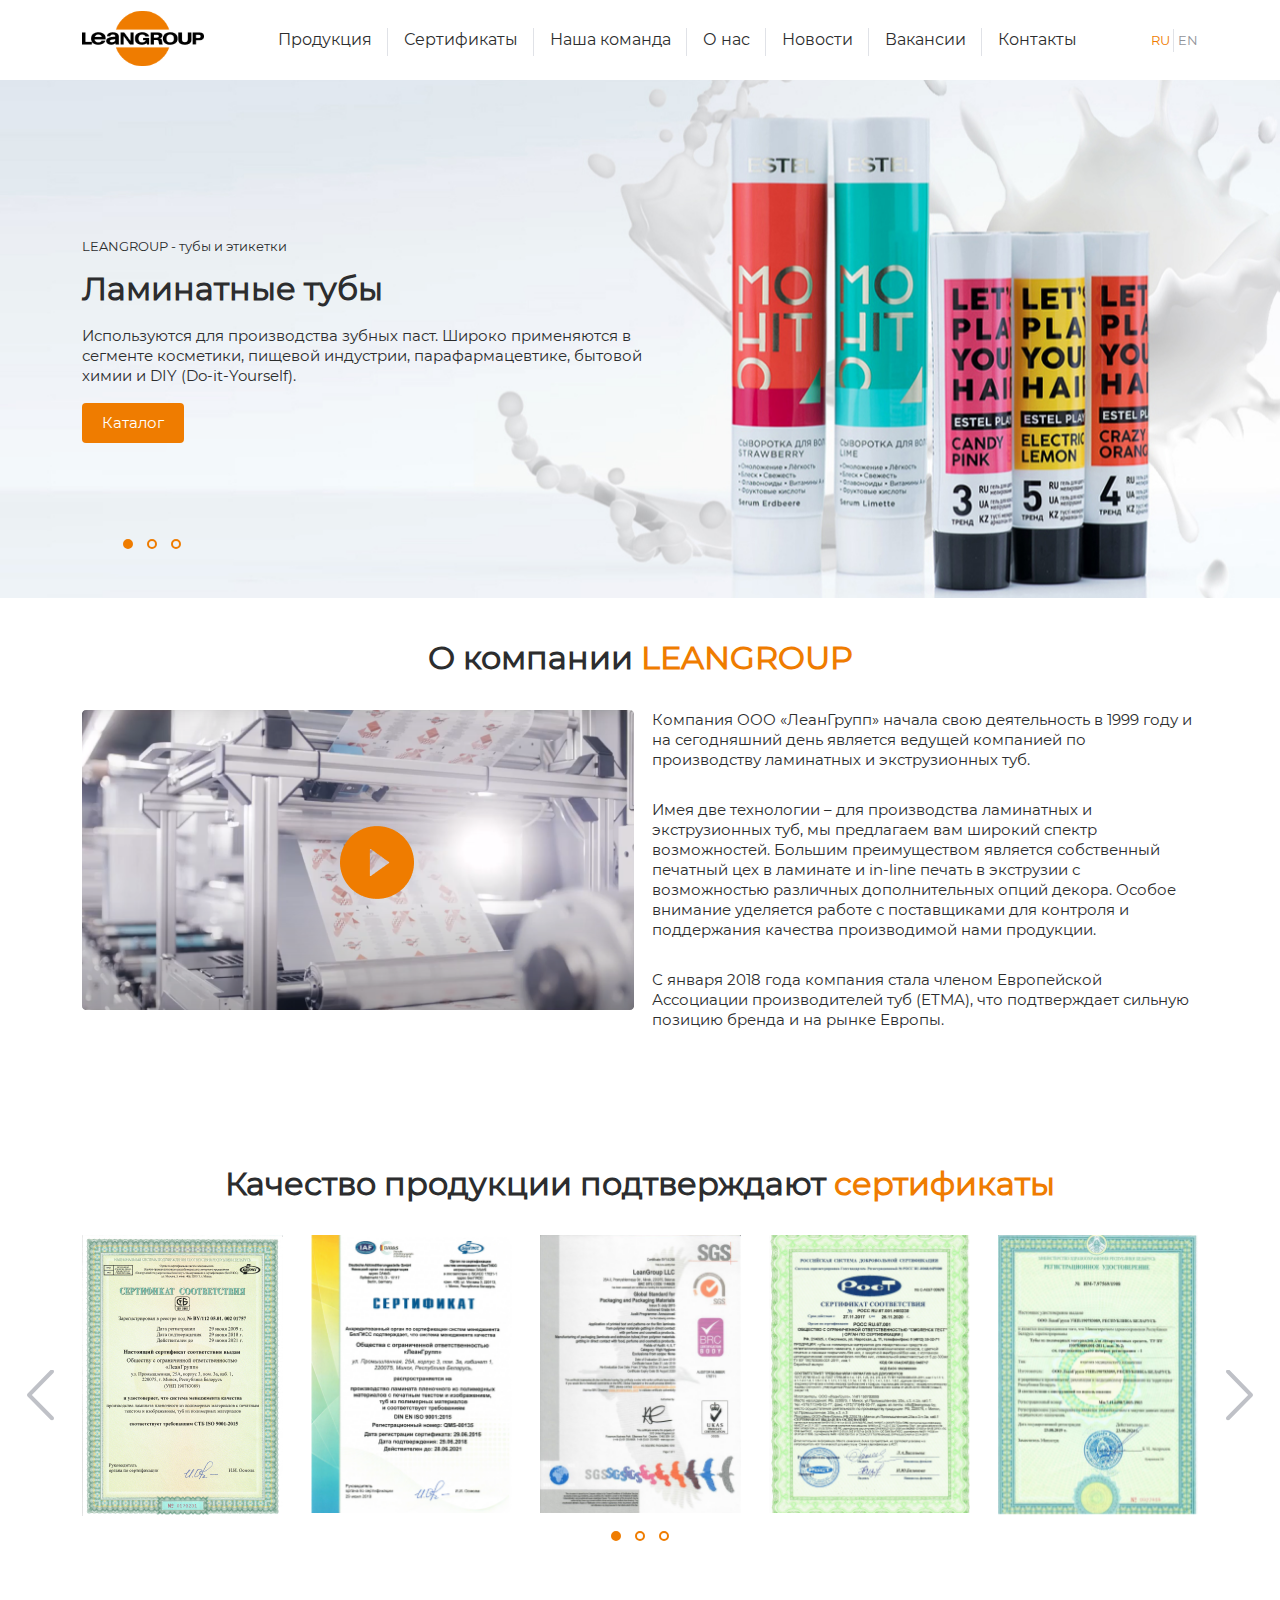
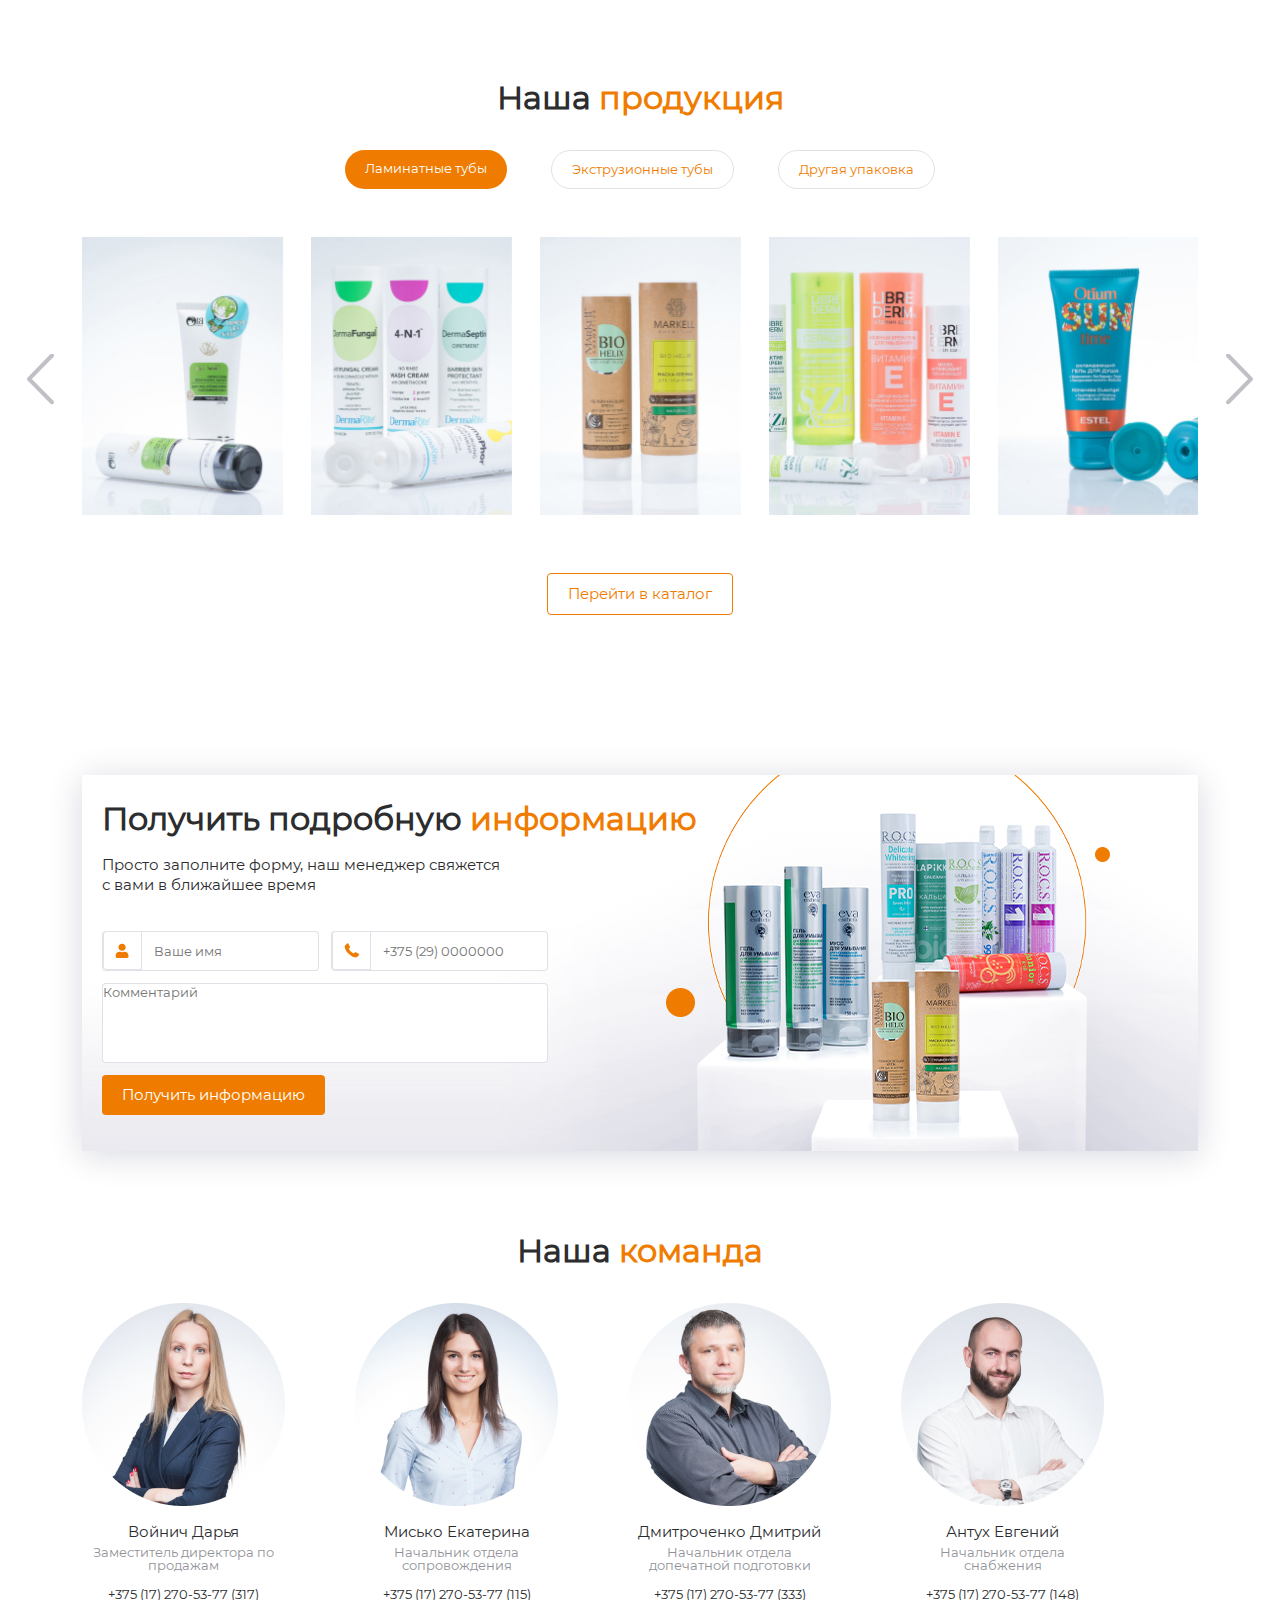
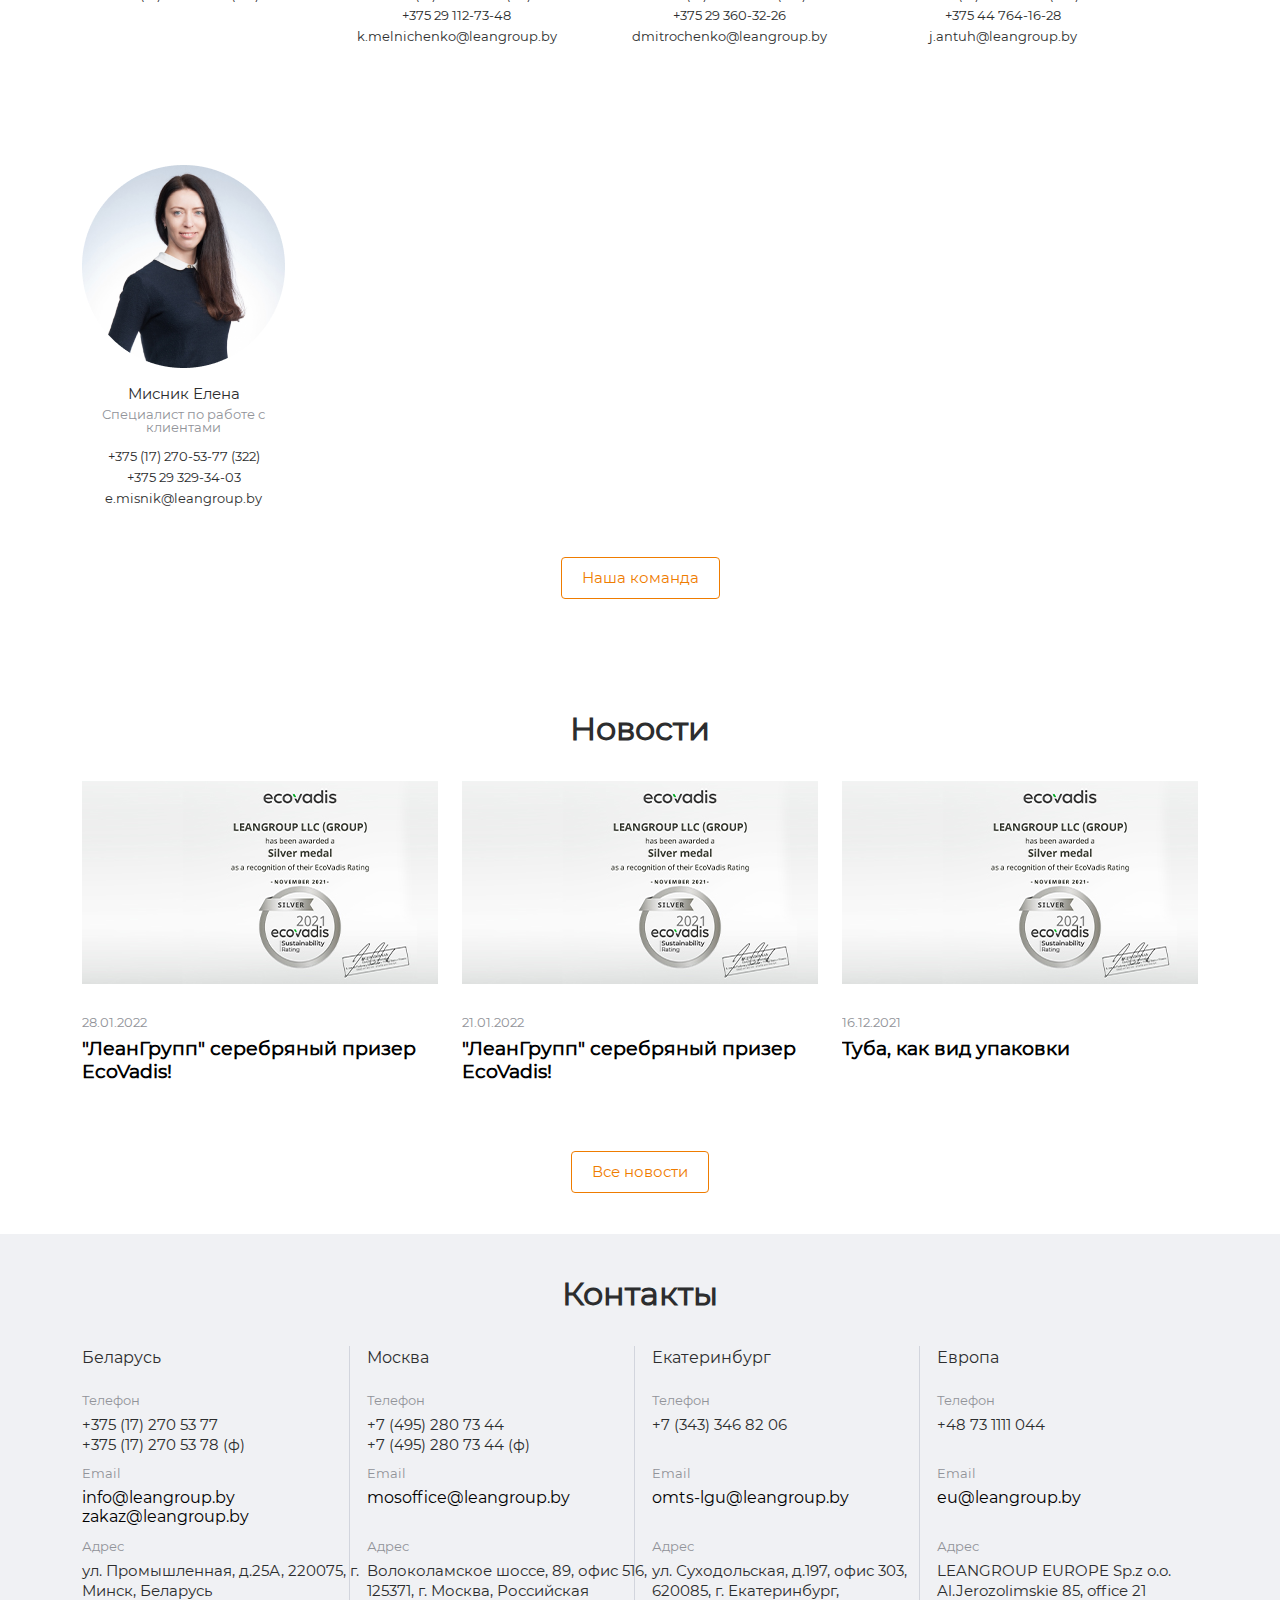
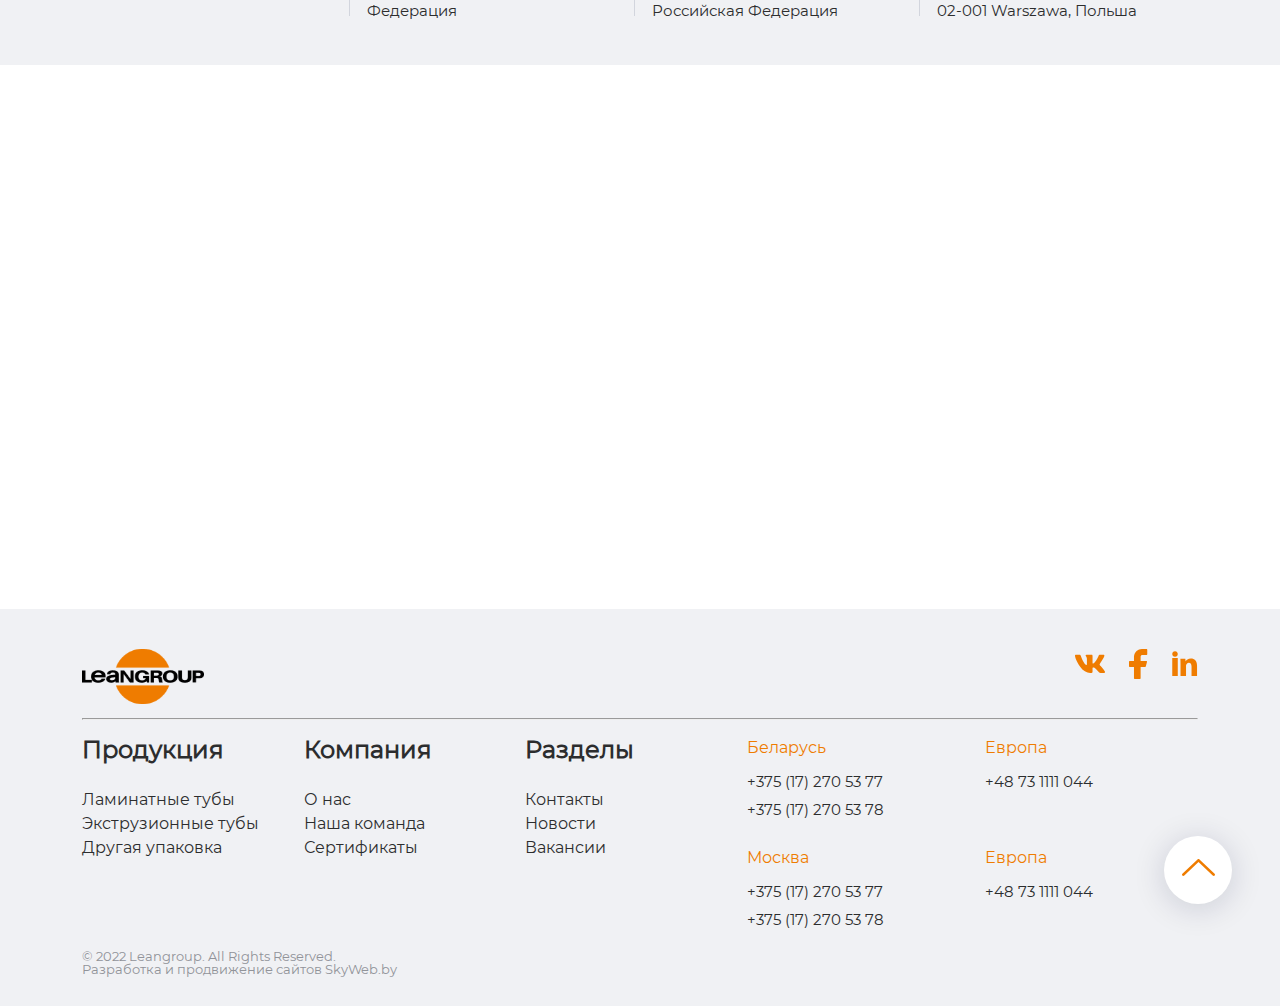
<file: index.html>
<!DOCTYPE html>
<html lang="en">
<head>
    <meta charset="UTF-8">
    <meta http-equiv="X-UA-Compatible" content="IE=edge">
    <meta name="viewport" content="width=device-width, initial-scale=1.0">
    <link rel="stylesheet" href="./css/style.css">
    <title>Document</title>
</head>
<body>
    <header class="header" id="header1">
        <div class="container">
            <nav class="nav">
                <a class="logo" href="">
                    <img  src="./src/image/logo.svg" alt="">
                </a>
                <ul class="nav__list">
                    <li class="nav__list-item">
                        <a href="#">Продукция</a>
                    </li>
                    <li class="nav__list-item">
                        <a href="#">Сертификаты</a>
                    </li>
                    <li class="nav__list-item">
                        <a href="#">Наша команда</a>
                    </li>
                    <li class="nav__list-item">
                        <a href="./src/pages/about/index.html">О нас</a>
                    </li>
                    <li class="nav__list-item">
                        <a href="#">Новости</a>
                    </li>
                    <li class="nav__list-item">
                        <a href="#">Вакансии</a>
                    </li>
                    <li class="nav__list-item">
                        <a href="#">Контакты</a>
                    </li>
                </ul>
                <div class="lang">
                    <button class="lang__item lang__item_active">RU</button>
                    <button class="lang__item">EN</button>
                </div>
                <div class="burger-menu">
                    <span class="burger-menu__line"></span>
                </div>
            </nav>
        </div>
    </header>
    <main>
        <section class="home">
            <div class="owl-carousel owl-theme owl-loaded" id="home-slider">
                <div class="owl-stage-outer">
                    <div class="owl-stage">
                        <div class="owl-item">
                                <div class="slide-item slide-item_first">
                                    <div class="container">
                                        <h1 class="slide-item__title">LEANGROUP - тубы и этикетки</h1>
                                        <h2 class="slide-item__subtitle">Ламинатные тубы</h2>
                                        <p class="slide-item__description">Используются для производства зубных паст. Широко применяются в сегменте косметики, пищевой индустрии, парафармацевтике, бытовой химии и DIY (Do-it-Yourself).</p>
                                        <a href="./src/pages/laminant/index.html" class="slide-item__btn">Каталог</a>
                                    </div>
                                </div>
                            </div>
                            <div class="owl-item">
                                <div class="slide-item slide-item_second">
                                    <div class="container">
                                        <h1 class="slide-item__title">LEANGROUP - тубы и этикетки</h1>
                                        <h2 class="slide-item__subtitle">Экструзионнные тубы</h2>
                                        <p class="slide-item__description">Экструзионные тубы применяются для упаковки и продвижения более дорогих продуктов, в основном в косметической отрасли.</p>
                                        <a href="./src/pages/ext/index.html" class="slide-item__btn">Каталог</a>
                                    </div>
                                </div>
                        </div>
                        <div class="owl-item">
                                <div class="slide-item slide-item_third">
                                    <div class="container">
                                        <h1 class="slide-item__title">LEANGROUP - тубы и этикетки</h1>
                                        <h2 class="slide-item__subtitle">Другая упаковка</h2>
                                        <p class="slide-item__description">Широко применяются в сегменте косметики, пищевой индустрии, парафармацевтике, бытовой химии и DIY (Do-it-Yourself)..</p>
                                        <a href="./src/pages/others/index.html" class="slide-item__btn">Каталог</a>
                                    </div>
                                </div>
                        </div>
                        </div>
                    </div>
                </div>
            </div>
        </section>
        <section class="about">
            <div class="container">
                <h2 class="title">О компании <span>LEANGROUP</span></h2>
                <div class="row">
                    <div class="col-md-6">
                        <a class="about__image"
                        href="https://www.youtube.com/watch?v=3Gz-VEdWnx0&list=RD3Gz-VEdWnx0&start_radio=1"
                        data-fancybox="gallery"
                        data-caption="Optional caption">
                        <img src="./src/image/video 1.png" alt="video">
                        <img class="about__image-btn" src="./src/image/button.png" alt="button">
                        </a>
                    </div>
                    <div class="col-md-6">
                        <p class="about__description">Компания ООО «ЛеанГрупп» начала свою деятельность в 1999 году и на сегодняшний день является ведущей компанией по производству ламинатных и экструзионных туб.</p>
                        <p class="about__description">Имея две технологии – для производства ламинатных и экструзионных туб, мы предлагаем вам широкий спектр возможностей. Большим преимуществом является собственный печатный цех в ламинате и in-line печать в экструзии с возможностью различных дополнительных опций декора. Особое внимание уделяется работе с поставщиками для контроля и поддержания качества производимой нами продукции.</p>
                        <p class="about__description">С января 2018 года компания стала членом Европейской Ассоциации производителей туб (ETMA), что подтверждает сильную позицию бренда и на рынке Европы.</p>
                    </div>
                </div>
            </div>

        </section>
        <section class="sertificates">
            <div class="container">
                <h2 class="title">Качество продукции подтверждают <span>сертификаты</span></h2>
                <div class="owl-carousel owl-theme" id="sertificates-slider">
                    <div class="item"><img src="./src/image/sertification/sertification 1.png" alt=""></div>
                    <div class="item"><img src="./src/image/sertification/sertification 2.png" alt=""></div>
                    <div class="item"><img src="./src/image/sertification/sertification 3.png" alt=""></div>
                    <div class="item"><img src="./src/image/sertification/sertification 4.png" alt=""></div>
                    <div class="item"><img src="./src/image/sertification/sertification 5.png" alt=""></div>
                    <div class="item"><img src="./src/image/sertification/sertification 1.png" alt=""></div>
                    <div class="item"><img src="./src/image/sertification/sertification 2.png" alt=""></div>
                    <div class="item"><img src="./src/image/sertification/sertification 3.png" alt=""></div>
                    <div class="item"><img src="./src/image/sertification/sertification 4.png" alt=""></div>
                    <div class="item"><img src="./src/image/sertification/sertification 5.png" alt=""></div>
                    <div class="item"><img src="./src/image/sertification/sertification 1.png" alt=""></div>
                    <div class="item"><img src="./src/image/sertification/sertification 2.png" alt=""></div>
                    <div class="item"><img src="./src/image/sertification/sertification 3.png" alt=""></div>
                    <div class="item"><img src="./src/image/sertification/sertification 4.png" alt=""></div>
                    <div class="item"><img src="./src/image/sertification/sertification 5.png" alt=""></div>
                </div>
            </div>
        </section>
        <section class="products">
            <div class="container">
                <h2 class="title">Наша <span>продукция</span></h2>
                <div class="products-tabs">
  
                    <ul class="products-tabs__caption">
                      <li class="products-tabs__btn products-tabs__btn_active">Ламинатные тубы</li>
                      <li class="products-tabs__btn">Экструзионные тубы</li>
                      <li class="products-tabs__btn">Другая упаковка</li>
                    </ul>
                    
                    <div class="products-tabs__content products-tabs__content_active">
                        <div class="owl-carousel owl-theme products-slider">
                            <div class="item"><img src="./src/image/products/products 1.png" alt=""></div>
                            <div class="item"><img src="./src/image/products/products 2.png" alt=""></div>
                            <div class="item"><img src="./src/image/products/products 3.png" alt=""></div>
                            <div class="item"><img src="./src/image/products/products 4.png" alt=""></div>
                            <div class="item"><img src="./src/image/products/products 5.png" alt=""></div>
                            <div class="item"><img src="./src/image/products/products 1.png" alt=""></div>
                            <div class="item"><img src="./src/image/products/products 2.png" alt=""></div>
                            <div class="item"><img src="./src/image/products/products 3.png" alt=""></div>
                            <div class="item"><img src="./src/image/products/products 4.png" alt=""></div>
                            <div class="item"><img src="./src/image/products/products 5.png" alt=""></div>
                            <div class="item"><img src="./src/image/products/products 1.png" alt=""></div>
                            <div class="item"><img src="./src/image/products/products 2.png" alt=""></div>
                            <div class="item"><img src="./src/image/products/products 3.png" alt=""></div>
                            <div class="item"><img src="./src/image/products/products 4.png" alt=""></div>
                            <div class="item"><img src="./src/image/products/products 5.png" alt=""></div>
                        </div>
                        <div class="products-tabs__link-wrapper">
                            <a href="./src/pages/laminant/index.html" class="products-tabs__link">Перейти в каталог</a>
                        </div>
                    </div>
                    
                    <div class="products-tabs__content">
                        <div class="owl-carousel owl-theme products-slider">
                            <div class="item"><img src="./src/image/products/products 1.png" alt=""></div>
                            <div class="item"><img src="./src/image/products/products 2.png" alt=""></div>
                            <div class="item"><img src="./src/image/products/products 3.png" alt=""></div>
                            <div class="item"><img src="./src/image/products/products 4.png" alt=""></div>
                            <div class="item"><img src="./src/image/products/products 5.png" alt=""></div>
                            <div class="item"><img src="./src/image/products/products 1.png" alt=""></div>
                            <div class="item"><img src="./src/image/products/products 2.png" alt=""></div>
                            <div class="item"><img src="./src/image/products/products 3.png" alt=""></div>
                            <div class="item"><img src="./src/image/products/products 4.png" alt=""></div>
                            <div class="item"><img src="./src/image/products/products 5.png" alt=""></div>
                            <div class="item"><img src="./src/image/products/products 1.png" alt=""></div>
                            <div class="item"><img src="./src/image/products/products 2.png" alt=""></div>
                            <div class="item"><img src="./src/image/products/products 3.png" alt=""></div>
                            <div class="item"><img src="./src/image/products/products 4.png" alt=""></div>
                            <div class="item"><img src="./src/image/products/products 5.png" alt=""></div>
                        </div>
                        <div class="products-tabs__link-wrapper">
                            <a href="./src/pages/ext/index.html" class="products-tabs__link">Перейти в каталог</a>
                        </div>
                    </div>

                    <div class="products-tabs__content">
                        <div class="owl-carousel owl-theme products-slider">
                            <div class="item"><img src="./src/image/products/products 1.png" alt=""></div>
                            <div class="item"><img src="./src/image/products/products 2.png" alt=""></div>
                            <div class="item"><img src="./src/image/products/products 3.png" alt=""></div>
                            <div class="item"><img src="./src/image/products/products 4.png" alt=""></div>
                            <div class="item"><img src="./src/image/products/products 5.png" alt=""></div>
                            <div class="item"><img src="./src/image/products/products 1.png" alt=""></div>
                            <div class="item"><img src="./src/image/products/products 2.png" alt=""></div>
                            <div class="item"><img src="./src/image/products/products 3.png" alt=""></div>
                            <div class="item"><img src="./src/image/products/products 4.png" alt=""></div>
                            <div class="item"><img src="./src/image/products/products 5.png" alt=""></div>
                            <div class="item"><img src="./src/image/products/products 1.png" alt=""></div>
                            <div class="item"><img src="./src/image/products/products 2.png" alt=""></div>
                            <div class="item"><img src="./src/image/products/products 3.png" alt=""></div>
                            <div class="item"><img src="./src/image/products/products 4.png" alt=""></div>
                            <div class="item"><img src="./src/image/products/products 5.png" alt=""></div>
                        </div>
                        <div class="products-tabs__link-wrapper">
                            <a href="./src/pages/others/index.html" class="products-tabs__link">Перейти в каталог</a>
                        </div>
                    </div>
                    
                  </div>
                  <div>
                  </div>

            </div>
        </section>
        <section class="feedback">
            <div class="container">
                <div class="feedback__block">
                    <form class="feedback__form">
                        <h2 class="feedback__title">Получить подробную <span>информацию</span></h2>
                        <p class="feedback__subtitle">Просто заполните форму, наш менеджер свяжется с вами в ближайшее время</p>
                        <div class="feedback__row">
                            <label class="feedback__row-text">
                                <input type="text" placeholder="Ваше имя">
                            </label>
                            <label class="feedback__row-phone">
                                <input type="number" placeholder="+375 (29) 0000000">
                            </label>
                        </div>
                        <textarea placeholder="Комментарий"></textarea>
                        <div><a href="" class="feedback__btn">Получить информацию</a></div>
                    </form>                    
                </div>
            </div>
        </section>
        <section class="team">
            <div class="container">
                <h2 class="title">Наша <span>команда</span></h2>
                <div class="row">
                    <div class="col">
                            <img src="./src/image/team/team 1.png" alt="">
                            <h3 class="team__title">Войнич Дарья</h3>
                            <h4 class="team__subtitle">Заместитель директора по продажам</h4>
                            <a href="#" class="team__phone">+375 (17) 270-53-77 (317)</a>
                    </div>
                    <div class="col">
                            <img src="./src/image/team/team 2.png" alt="">
                            <h3 class="team__title">Мисько Екатерина</h3>
                            <h4 class="team__subtitle">Начальник отдела сопровождения</h4>
                            <a href="#" class="team__phone">+375 (17) 270-53-77 (115)</a>
                            <a href="#" class="team__phone"> +375 29 112-73-48</a>
                            <a href="#" class="team__mail">k.melnichenko@leangroup.by</a>
                    </div>
                    <div class="col">
                        <img src="./src/image/team/team 3.png" alt="">
                        <h3 class="team__title">Дмитроченко Дмитрий</h3>
                        <h4 class="team__subtitle">Начальник отдела допечатной подготовки</h4>
                        <a href="#" class="team__phone">+375 (17) 270-53-77 (333)</a>
                        <a href="#" class="team__phone"> +375 29 360-32-26</a>
                        <a href="#" class="team__mail">dmitrochenko@leangroup.by</a>
                    </div>
                    <div class="col">
                        <img src="./src/image/team/team 4.png" alt="">
                        <h3 class="team__title">Антух Евгений</h3>
                        <h4 class="team__subtitle">Начальник отдела снабжения</h4>
                        <a href="#" class="team__phone">+375 (17) 270-53-77 (148)</a>
                        <a href="#" class="team__phone"> +375 44 764-16-28</a>
                        <a href="#" class="team__mail">j.antuh@leangroup.by</a>
                    </div>
                    <div class="col">
                        <img src="./src/image/team/team 5.png" alt="">
                        <h3 class="team__title">Мисник Елена</h3>
                        <h4 class="team__subtitle">Специалист по работе с клиентами</h4>
                        <a href="#" class="team__phone">+375 (17) 270-53-77 (322)</a>
                        <a href="#" class="team__phone"> +375 29 329-34-03</a>
                        <a href="#" class="team__mail">e.misnik@leangroup.by</a>
                    </div>
                </div>
                <div class="team__btn">
                    <a href="./src/pages/ourTeam/index.html" class="team__btn-link">Наша команда</a>
                </div>
            </div>
        </section>
        <section class="news">
            <div class="container">
                <h2 class="title">Новости</h2>
                <div class="row">
                    <div class="col-4">
                        <div class="box">
                            <img class="news__image" src="./src/image/news/news1.png" alt="">
                            <span class="news__date">28.01.2022</span>
                            <h3 class="subtitle">"ЛеанГрупп" серебряный призер EcoVadis!</h3>
                        </div>
                    </div>
                    <div class="col-4">
                        <div class="box">
                            <img class="news__image" src="./src/image/news/news1.png" alt="">
                            <span class="news__date">21.01.2022</span>
                            <h3 class="subtitle">"ЛеанГрупп" серебряный призер EcoVadis!</h3>
                        </div>
                    </div>
                    <div class="col-4">
                        <div class="box">
                            <img class="news__image" src="./src/image/news/news1.png" alt="">
                            <span class="news__date">16.12.2021</span>
                            <h3 class="subtitle">Туба, как вид упаковки</h3>
                        </div>
                    </div>
                </div>
                <div class="news__btn">
                    <a href="#" class="news__btn-link">Все новости</a>
                </div>
            </div>
        </section>
        <section class="contacts">
            <div class="container">
                <h2 class="title">Контакты</h2>
                <div class="row">
                    <div class="col-3">
                            <h3 class="contacts__city">Беларусь</h3>
                            <h4 class="contacts__phone">Телефон</h4>
                            <div class="contacts__box">
                                <a href="" class="contacts__box-number">+375 (17) 270 53 77</a>
                                <br>
                                <a href="" class="contacts__box-number">+375 (17) 270 53 78 (ф)</a>
                            </div>
                            <h5 class="contacts__mail">Email</h5>
                            <div class="contacts__box">
                                <a href="#" class="cotacts__box-email">info@leangroup.by</a>
                                <br>
                                <a href="#" class="cotacts__box-email">zakaz@leangroup.by</a>
                            </div>
                            <h6 class="contacts__addres">Адрес</h6>
                            <p class="contacts__location">ул. Промышленная, д.25А, 220075, г. Минск, Беларусь</p>
                    </div>
                    <div class="col-3">
                            <h3 class="contacts__city">Москва</h3>
                            <h4 class="contacts__phone">Телефон</h4>
                            <div class="contacts__box">
                                <a href="#" class="contacts__box-number">+7 (495) 280 73 44</a>
                                <br>
                                <a href="#" class="contacts__box-number">+7 (495) 280 73 44 (ф)</a>
                            </div>
                            <h5 class="contacts__mail">Email</h5>
                            <div class="contacts__box">
                                <a href="#" class="cotacts__box-email">mosoffice@leangroup.by</a>
                            </div>
                            <h6 class="contacts__addres">Адрес</h6>
                            <p class="contacts__location">Волоколамское шоссе, 89, офис 516, 125371, г. Москва, Российская Федерация</p>
                    </div>
                    <div class="col-3">
                            <h3 class="contacts__city">Екатеринбург</h3>
                            <h4 class="contacts__phone">Телефон</h4>
                            <div class="contacts__box">
                                <a href="" class="contacts__box-number">+7 (343) 346 82 06</a>
                            </div>
                            <h5 class="contacts__mail">Email</h5>
                            <div class="contacts__box">
                                <a href="#" class="cotacts__box-email">omts-lgu@leangroup.by</a>
                            </div>
                            <h6 class="contacts__addres">Адрес</h6>
                            <p class="contacts__location">ул. Суходольская, д.197, офис 303, 620085, г. Екатеринбург, Российская Федерация</p>
                    </div>
                    <div class="col-3">
                            <h3 class="contacts__city">Европа</h3>
                            <h4 class="contacts__phone">Телефон</h4>
                            <div class="contacts__box">
                                <a href="" class="contacts__box-number">+48 73 1111 044</a>
                            </div>
                            <h5 class="contacts__mail">Email</h5>
                            <div class="contacts__box">
                                <a href="#" class="cotacts__box-email">eu@leangroup.by</a>
                            </div>
                            <h6 class="contacts__addres">Адрес</h6>
                            <p class="contacts__location">LEANGROUP EUROPE Sp.z o.o. Al.Jerozolimskie 85, office 21 <br> 02-001 Warszawa, Польша</p>
                    </div>
                </div>
            </div>
        </section>
        <section class="map">
            <iframe src="https://yandex.com/map-widget/v1/?um=constructor%3A07f2b3c4b66dbabeaa70a3191d7946a637534d96c8ec96743e67e025bc192815&amp;source=constructor" width="100%" height="540" frameborder="0"></iframe>
        </section>
    </main>
    <footer class="footer">
        <div class="container">
            <div class="footer__flex">
                <a class="logo" href="">
                    <img  src="./src/image/logo.svg" alt="">
                </a>
                <div class="networks">
                    <ul class="networks__link">
                        <li class="networks__link-list">
                            <a href="">
                                <img src="./src/image/networks/vk.svg" alt="vk" class="networks-img">
                            </a>
                        </li>
                        <li class="networks__link-list">
                            <a href="">
                                <img src="./src/image/networks/fb.svg" alt="facebook" class="networks-img">
                            </a>
                        </li>
                        <li class="networks__link-list">
                            <a href="">
                                <img src="./src/image/networks/linkedin.svg" alt="linkedin" class="networks-img">
                            </a>
                        </li>
                    </ul>
                </div>
            </div>
            <hr>
            <div class="row">
                <div class="col-7">
                    <div class="row">
                        <div class="col-4">
                            <h2 class="footer__title">Продукция</h2>
                            <ul class="footer__link">
                                <li class="footer__link-list">
                                    <a href="">Ламинатные тубы</a>
                                </li>
                                <li class="footer__link-list">
                                    <a href="">Экструзионные тубы</a>
                                </li>
                                <li class="footer__link-list">
                                    <a href="">Другая упаковка</a>
                                </li>
                            </ul>
                        </div>
                        <div class="col-4">
                            <h2 class="footer__title">Компания</h2>
                            <ul class="footer__link">
                                <li class="footer__link-list">
                                    <a href="">О нас</a>
                                </li>
                                <li class="footer__link-list">
                                    <a href="">Наша команда</a>
                                </li>
                                <li class="footer__link-list">
                                    <a href="">Сертификаты</a>
                                </li>
                            </ul>
                        </div>
                        <div class="col-4">
                            <h2 class="footer__title">Разделы</h2>
                            <ul class="footer__link">
                                <li class="footer__link-list">
                                    <a href="">Контакты</a>
                                </li>
                                <li class="footer__link-list">
                                    <a href="">Новости</a>
                                </li>
                                <li class="footer__link-list">
                                    <a href="">Вакансии</a>
                                </li>
                            </ul>
                        </div>
                    </div>
                </div>
                <div class="col-5">
                    <div class="row">
                        <div class="col-6">
                            <h3 class="footer__subtitle">Беларусь</h3>
                            <div class="footer__box">
                                <a href="#" class="footer__box-phone footer__box-phone_gap">+375 (17) 270 53 77</a>
                                <br>
                                <a href="#" class="footer__box-phone">+375 (17) 270 53 78</a>
                            </div>
                            <h3 class="footer__subtitle footer__subtitle_gap">Москва</h3>
                            <div class="footer__box">
                                <a href="#" class="footer__box-phone footer__box-phone_gap">+375 (17) 270 53 77</a>
                                <br>
                                <a href="#" class="footer__box-phone">+375 (17) 270 53 78</a>
                            </div>
                        </div>
                        <div class="col-6">
                            <h3 class="footer__subtitle">Европа</h3>
                            <div class="footer__box">
                                <a href="#" class="footer__box-phone">+48 73 1111 044</a>
                            </div>
                            <h3 class="footer__subtitle footer__subtitle_gap">Европа</h3>
                            <div class="footer__box">
                                <a href="#" class="footer__box-phone">+48 73 1111 044</a>
                            </div>
                        </div>
                    </div>
                </div>
                <p class="footer__end">© 2022 Leangroup. All Rights Reserved. <br>
                    Разработка и продвижение сайтов SkyWeb.by</p>
            </div>
            <div class="footer__hook">
                <a href="#header1">
                    <img class="footer__hook-img" src="./src/image/hook.svg" alt="">
                </a>
            </div>
        </div>
    </footer>




    <script src="./src/libs/jquery/jquery.js"></script>
    <script src="./src/libs/owl/owl.carousel.min.js"></script>
    <script src="https://cdn.jsdelivr.net/npm/@fancyapps/ui@4.0/dist/fancybox.umd.js"></script>
    <script src="./src/js/slider.js"></script>
    <script src="./src/js/main.js"></script>


    




</body>
</html>
</file>
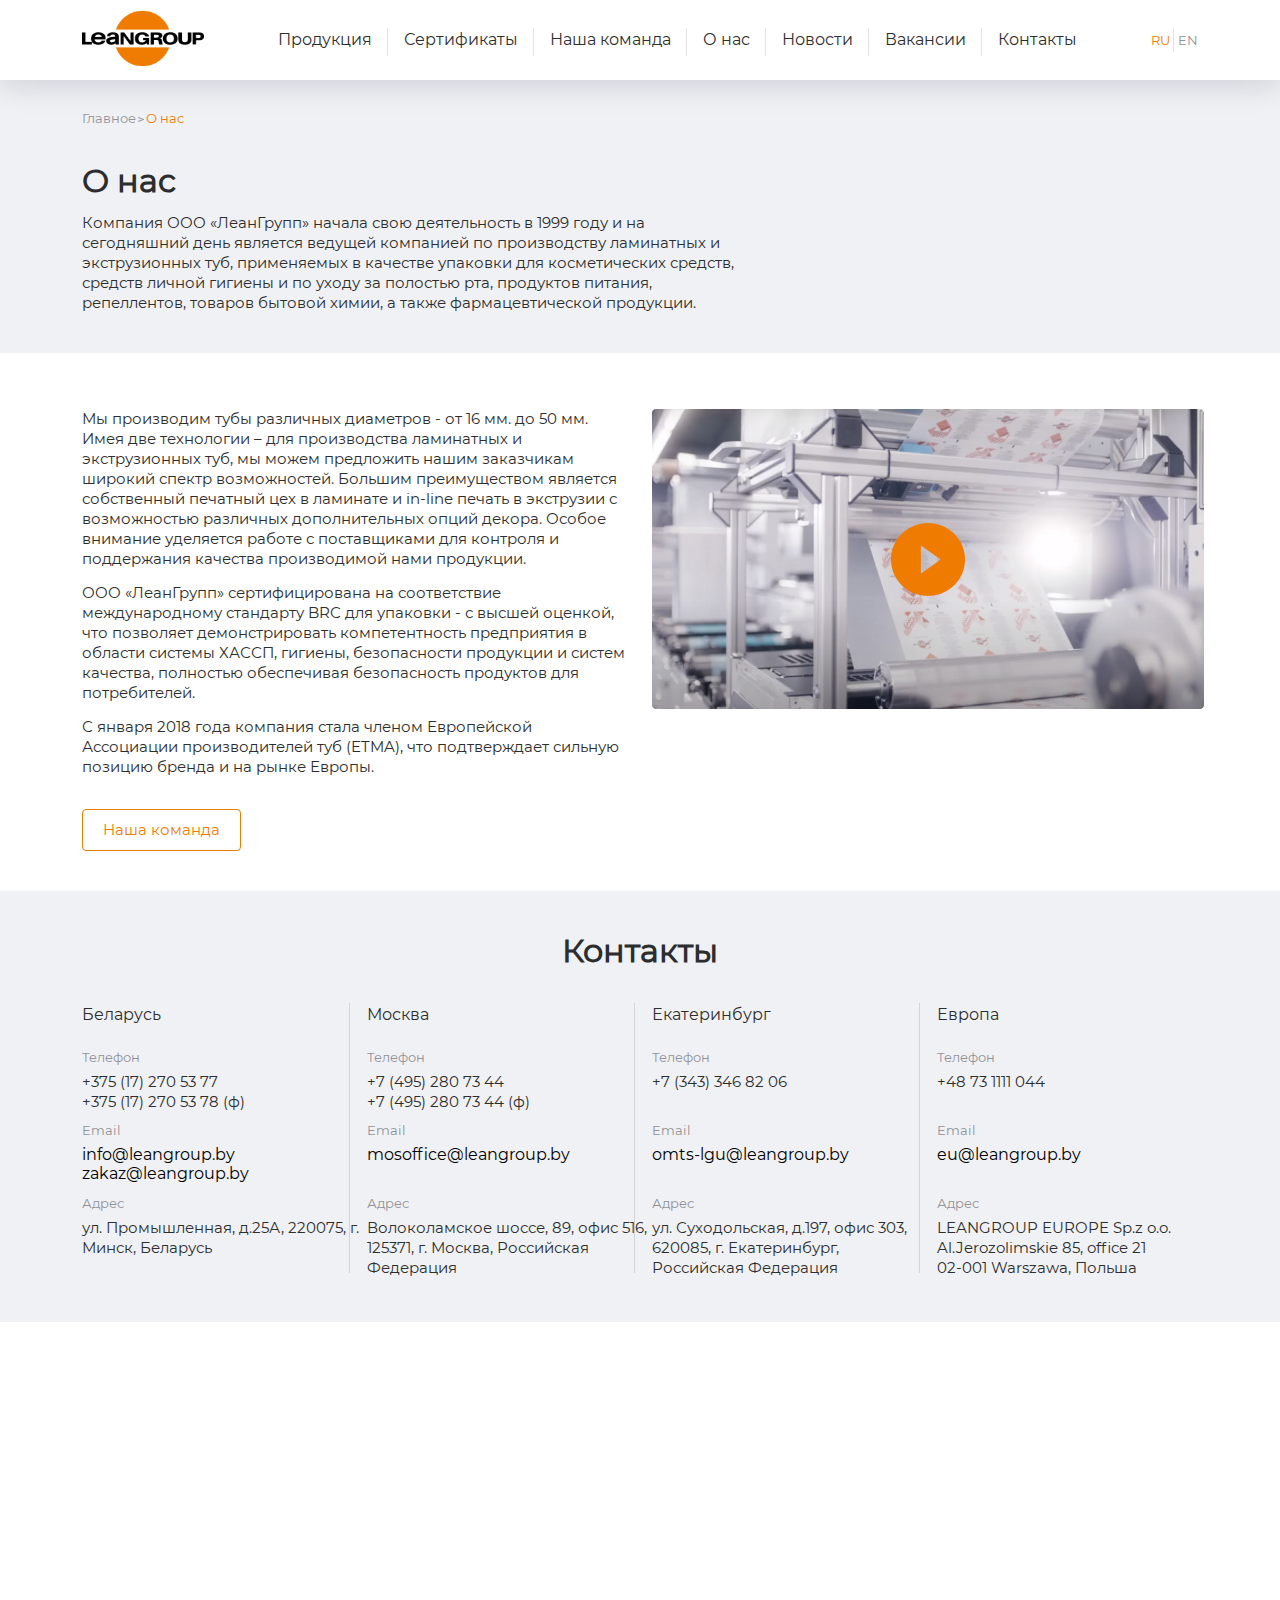
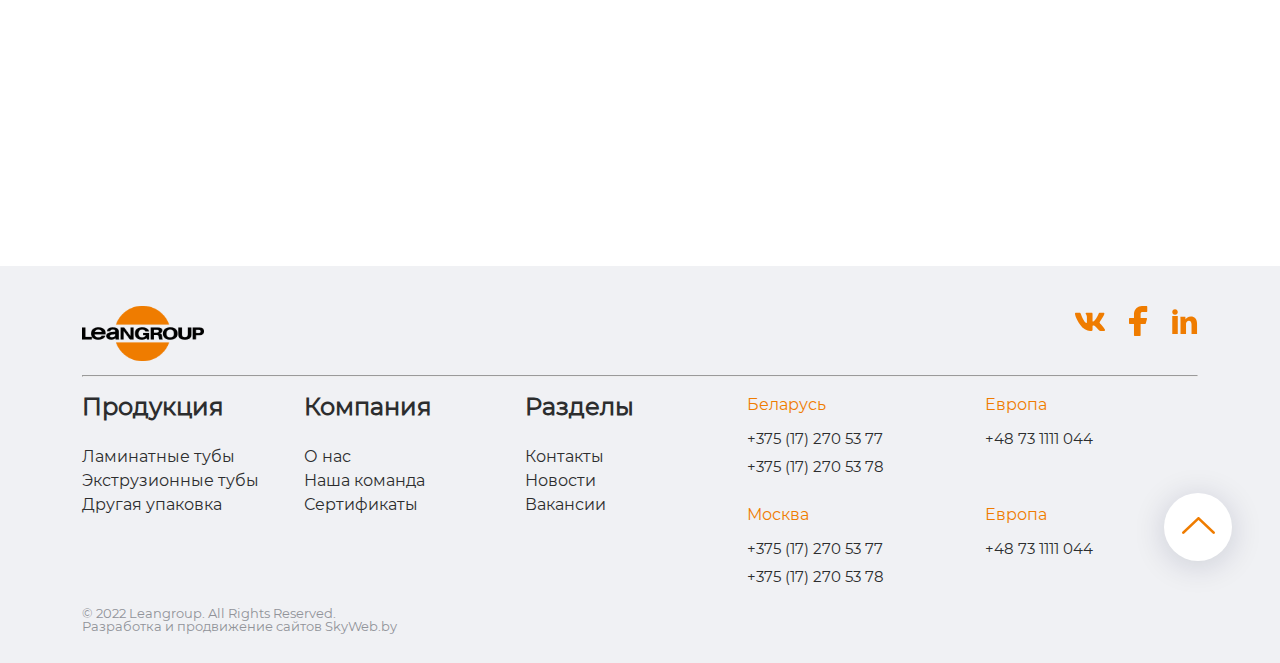
<file: src/pages/about/index.html>
<!DOCTYPE html>
<html lang="en">
<head>
    <meta charset="UTF-8">
    <meta http-equiv="X-UA-Compatible" content="IE=edge">
    <meta name="viewport" content="width=device-width, initial-scale=1.0">
    <title>Document</title>
    <link rel="stylesheet" href="../../../css/style.css">
</head>
<body>
    <header class="header" id="header4">
        <div class="container">
            <nav class="nav">
                <a class="logo" href="../../../index.html">
                    <img  src="../../image/logo.svg" alt="">
                </a>
                <ul class="nav__list">
                    <li class="nav__list-item">
                        <a href="#">Продукция</a>
                    </li>
                    <li class="nav__list-item">
                        <a href="#">Сертификаты</a>
                    </li>
                    <li class="nav__list-item">
                        <a href="#">Наша команда</a>
                    </li>
                    <li class="nav__list-item">
                        <a href="#">О нас</a>
                    </li>
                    <li class="nav__list-item">
                        <a href="#">Новости</a>
                    </li>
                    <li class="nav__list-item">
                        <a href="#">Вакансии</a>
                    </li>
                    <li class="nav__list-item">
                        <a href="#">Контакты</a>
                    </li>
                </ul>
                <div class="lang">
                    <button class="lang__item lang__item_active">RU</button>
                    <button class="lang__item">EN</button>
                </div>
                <div class="burger-menu">
                    <span class="burger-menu__line"></span>
                </div>
            </nav>
        </div>
    </header>
    <main>
        <section class="information">
            <div class="container">
                <ul class="display">
                    <li class="display__list">
                        <a href="../../../index.html" class="display__list-prime">Главное</a>
                    </li>
                    <li class="display__list">О нас</li>
                </ul>
                <h2 class="information__title">О нас</h2>
                <p class="information__description">Компания ООО «ЛеанГрупп» начала свою деятельность в 1999 году и на сегодняшний день является ведущей компанией по производству ламинатных и экструзионных туб, применяемых в качестве упаковки для косметических средств, средств личной гигиены и по уходу за полостью рта, продуктов питания, репеллентов, товаров бытовой химии, а также фармацевтической продукции.</p>
            </div>
        </section>
        <section class="process">
            <div class="container">
                <div class="row">
                    <div class="col-6">
                        <p class="process__description">Мы производим тубы различных диаметров - от 16 мм. до 50 мм. Имея две технологии – для производства ламинатных и экструзионных туб, мы можем предложить нашим заказчикам широкий спектр возможностей. Большим преимуществом является собственный печатный цех в ламинате и in-line печать в экструзии с возможностью различных дополнительных опций декора. Особое внимание уделяется работе с поставщиками для контроля и поддержания качества производимой нами продукции.</p>   
                        <p class="process__description">ООО «ЛеанГрупп» сертифицирована на соответствие международному стандарту BRC для упаковки - с высшей оценкой, что позволяет демонстрировать компетентность предприятия в области системы ХАССП, гигиены, безопасности продукции и систем качества, полностью обеспечивая безопасность продуктов для потребителей.</p>
                        <p class="process__description">С января 2018 года компания стала членом Европейской Ассоциации производителей туб (ETMA), что подтверждает сильную позицию бренда и на рынке Европы.</p>
                        <a href="#" class="process__btn">Наша команда</a>
                    </div>
                    <div class="col-6">
                        <a class="about__image"
                        href="https://www.youtube.com/watch?v=3Gz-VEdWnx0&list=RD3Gz-VEdWnx0&start_radio=1"
                        data-fancybox="gallery"
                        data-caption="Optional caption">
                        <img src="../../image/fancy.png" alt="video">
                        </a>
                    </div>
                    <!-- <a href="#" class="process__btn">Наша команда</a> -->
                </div>
            </div>
        </section>
        <section class="contacts">
            <div class="container">
                <h2 class="title">Контакты</h2>
                <div class="row">
                    <div class="col-3">
                            <h3 class="contacts__city">Беларусь</h3>
                            <h4 class="contacts__phone">Телефон</h4>
                            <div class="contacts__box">
                                <a href="" class="contacts__box-number">+375 (17) 270 53 77</a>
                                <br>
                                <a href="" class="contacts__box-number">+375 (17) 270 53 78 (ф)</a>
                            </div>
                            <h5 class="contacts__mail">Email</h5>
                            <div class="contacts__box">
                                <a href="#" class="cotacts__box-email">info@leangroup.by</a>
                                <br>
                                <a href="#" class="cotacts__box-email">zakaz@leangroup.by</a>
                            </div>
                            <h6 class="contacts__addres">Адрес</h6>
                            <p class="contacts__location">ул. Промышленная, д.25А, 220075, г. Минск, Беларусь</p>
                    </div>
                    <div class="col-3">
                            <h3 class="contacts__city">Москва</h3>
                            <h4 class="contacts__phone">Телефон</h4>
                            <div class="contacts__box">
                                <a href="#" class="contacts__box-number">+7 (495) 280 73 44</a>
                                <br>
                                <a href="#" class="contacts__box-number">+7 (495) 280 73 44 (ф)</a>
                            </div>
                            <h5 class="contacts__mail">Email</h5>
                            <div class="contacts__box">
                                <a href="#" class="cotacts__box-email">mosoffice@leangroup.by</a>
                            </div>
                            <h6 class="contacts__addres">Адрес</h6>
                            <p class="contacts__location">Волоколамское шоссе, 89, офис 516, 125371, г. Москва, Российская Федерация</p>
                    </div>
                    <div class="col-3">
                            <h3 class="contacts__city">Екатеринбург</h3>
                            <h4 class="contacts__phone">Телефон</h4>
                            <div class="contacts__box">
                                <a href="" class="contacts__box-number">+7 (343) 346 82 06</a>
                            </div>
                            <h5 class="contacts__mail">Email</h5>
                            <div class="contacts__box">
                                <a href="#" class="cotacts__box-email">omts-lgu@leangroup.by</a>
                            </div>
                            <h6 class="contacts__addres">Адрес</h6>
                            <p class="contacts__location">ул. Суходольская, д.197, офис 303, 620085, г. Екатеринбург, Российская Федерация</p>
                    </div>
                    <div class="col-3">
                            <h3 class="contacts__city">Европа</h3>
                            <h4 class="contacts__phone">Телефон</h4>
                            <div class="contacts__box">
                                <a href="" class="contacts__box-number">+48 73 1111 044</a>
                            </div>
                            <h5 class="contacts__mail">Email</h5>
                            <div class="contacts__box">
                                <a href="#" class="cotacts__box-email">eu@leangroup.by</a>
                            </div>
                            <h6 class="contacts__addres">Адрес</h6>
                            <p class="contacts__location">LEANGROUP EUROPE Sp.z o.o. Al.Jerozolimskie 85, office 21 <br> 02-001 Warszawa, Польша</p>
                    </div>
                </div>
            </div>
        </section>
        <section class="map">
            <iframe src="https://yandex.com/map-widget/v1/?um=constructor%3A07f2b3c4b66dbabeaa70a3191d7946a637534d96c8ec96743e67e025bc192815&amp;source=constructor" width="100%" height="540" frameborder="0"></iframe>
        </section>
    </main>
    <footer class="footer">
        <div class="container">
            <div class="footer__flex">
                <a class="logo" href="">
                    <img  src="../../image/logo.svg" alt="">
                </a>
                <div class="networks">
                    <ul class="networks__link">
                        <li class="networks__link-list">
                            <a href="">
                                <img src="../../image/networks/vk.svg" alt="vk" class="networks-img">
                            </a>
                        </li>
                        <li class="networks__link-list">
                            <a href="">
                                <img src="../../image/networks/fb.svg" alt="facebook" class="networks-img">
                            </a>
                        </li>
                        <li class="networks__link-list">
                            <a href="">
                                <img src="../../image/networks/linkedin.svg" alt="linkedin" class="networks-img">
                            </a>
                        </li>
                    </ul>
                </div>
            </div>
            <hr>
            <div class="row">
                <div class="col-7">
                    <div class="row">
                        <div class="col-4">
                            <h2 class="footer__title">Продукция</h2>
                            <ul class="footer__link">
                                <li class="footer__link-list">
                                    <a href="">Ламинатные тубы</a>
                                </li>
                                <li class="footer__link-list">
                                    <a href="">Экструзионные тубы</a>
                                </li>
                                <li class="footer__link-list">
                                    <a href="">Другая упаковка</a>
                                </li>
                            </ul>
                        </div>
                        <div class="col-4">
                            <h2 class="footer__title">Компания</h2>
                            <ul class="footer__link">
                                <li class="footer__link-list">
                                    <a href="">О нас</a>
                                </li>
                                <li class="footer__link-list">
                                    <a href="">Наша команда</a>
                                </li>
                                <li class="footer__link-list">
                                    <a href="">Сертификаты</a>
                                </li>
                            </ul>
                        </div>
                        <div class="col-4">
                            <h2 class="footer__title">Разделы</h2>
                            <ul class="footer__link">
                                <li class="footer__link-list">
                                    <a href="">Контакты</a>
                                </li>
                                <li class="footer__link-list">
                                    <a href="">Новости</a>
                                </li>
                                <li class="footer__link-list">
                                    <a href="">Вакансии</a>
                                </li>
                            </ul>
                        </div>
                    </div>
                </div>
                <div class="col-5">
                    <div class="row">
                        <div class="col-6">
                            <h3 class="footer__subtitle">Беларусь</h3>
                            <div class="footer__box">
                                <a href="#" class="footer__box-phone footer__box-phone_gap">+375 (17) 270 53 77</a>
                                <br>
                                <a href="#" class="footer__box-phone">+375 (17) 270 53 78</a>
                            </div>
                            <h3 class="footer__subtitle footer__subtitle_gap">Москва</h3>
                            <div class="footer__box">
                                <a href="#" class="footer__box-phone footer__box-phone_gap">+375 (17) 270 53 77</a>
                                <br>
                                <a href="#" class="footer__box-phone">+375 (17) 270 53 78</a>
                            </div>
                        </div>
                        <div class="col-6">
                            <h3 class="footer__subtitle">Европа</h3>
                            <div class="footer__box">
                                <a href="#" class="footer__box-phone">+48 73 1111 044</a>
                            </div>
                            <h3 class="footer__subtitle footer__subtitle_gap">Европа</h3>
                            <div class="footer__box">
                                <a href="#" class="footer__box-phone">+48 73 1111 044</a>
                            </div>
                        </div>
                    </div>
                </div>
                <p class="footer__end">© 2022 Leangroup. All Rights Reserved. <br>
                    Разработка и продвижение сайтов SkyWeb.by</p>
            </div>
            <div class="footer__hook">
                <a href="#header">
                    <img class="footer__hook-img" src="../../image/hook.svg" alt="">
                </a>
            </div>
        </div>
    </footer>






    <script src="../../libs/jquery/jquery.js"></script>
    <script src="../../libs/owl/owl.carousel.min.js"></script>
    <script src="../../js/main.js"></script>
</body>
</html>
</file>
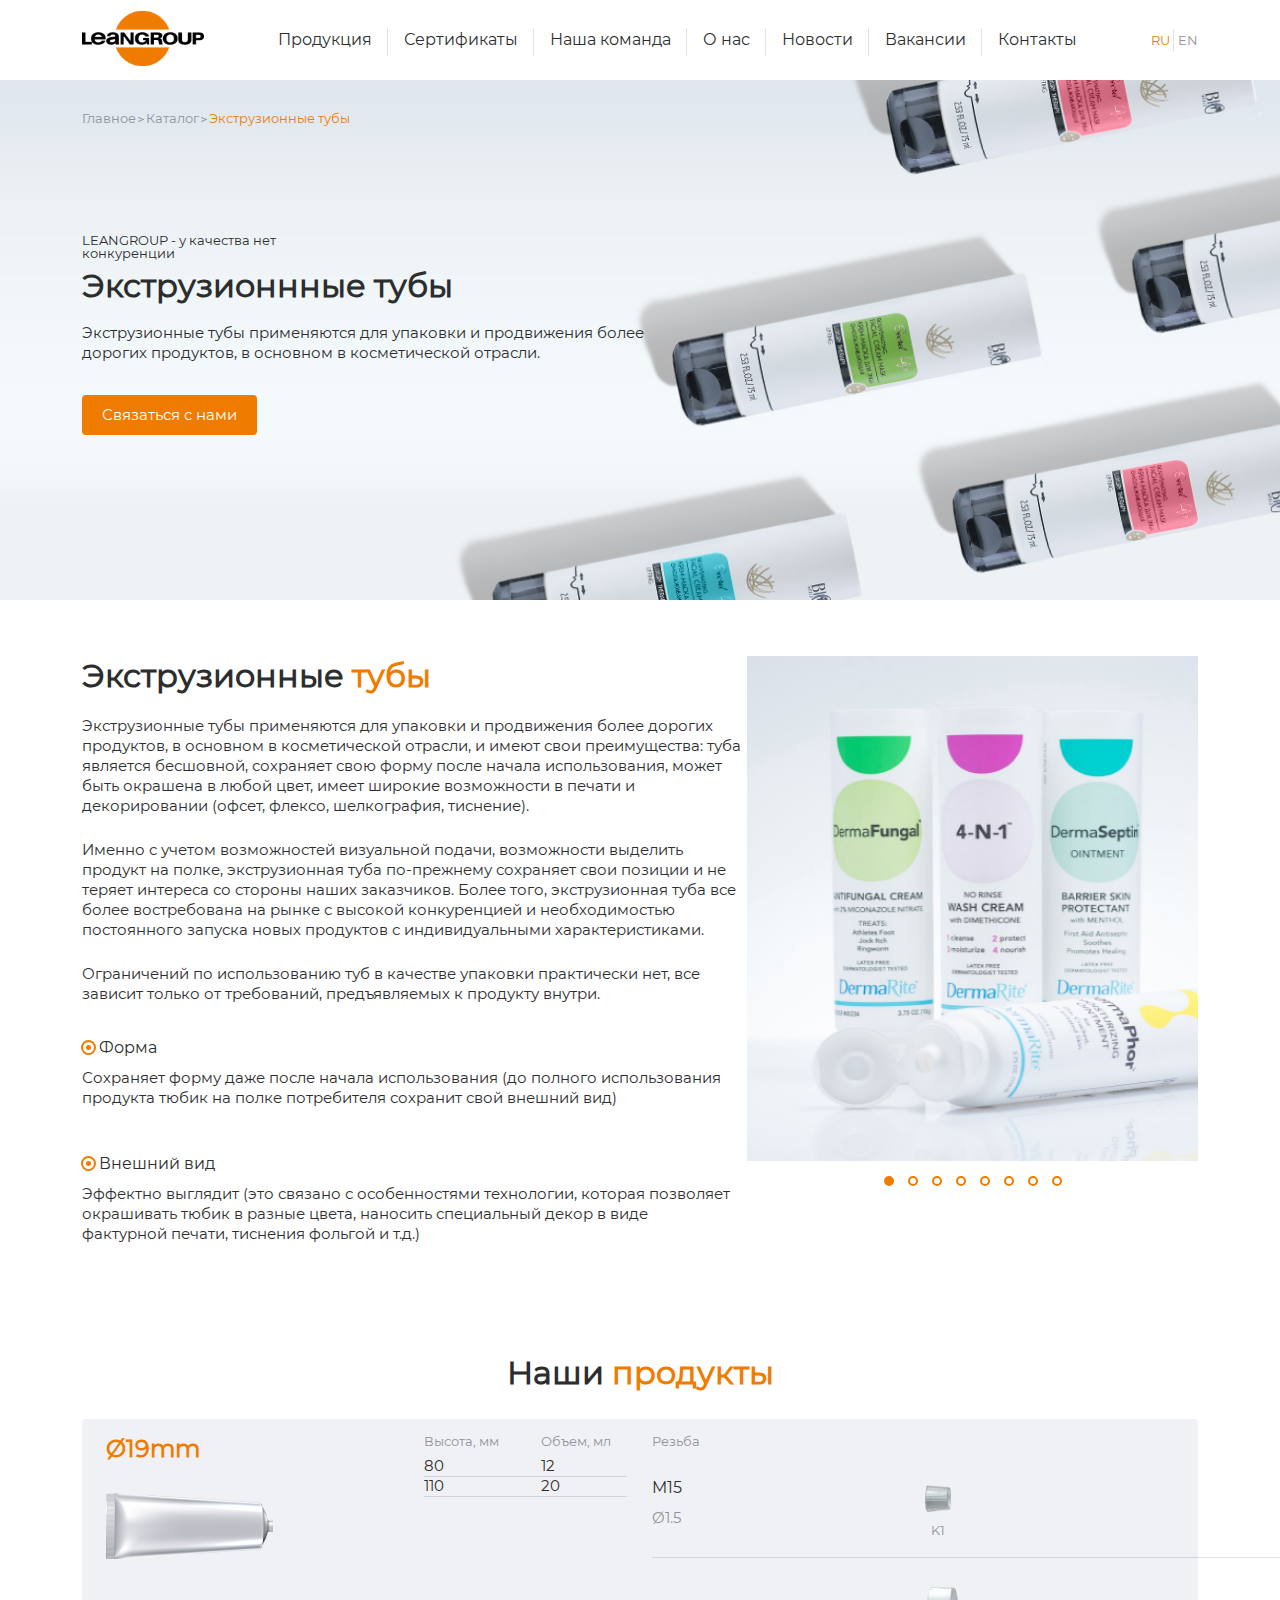
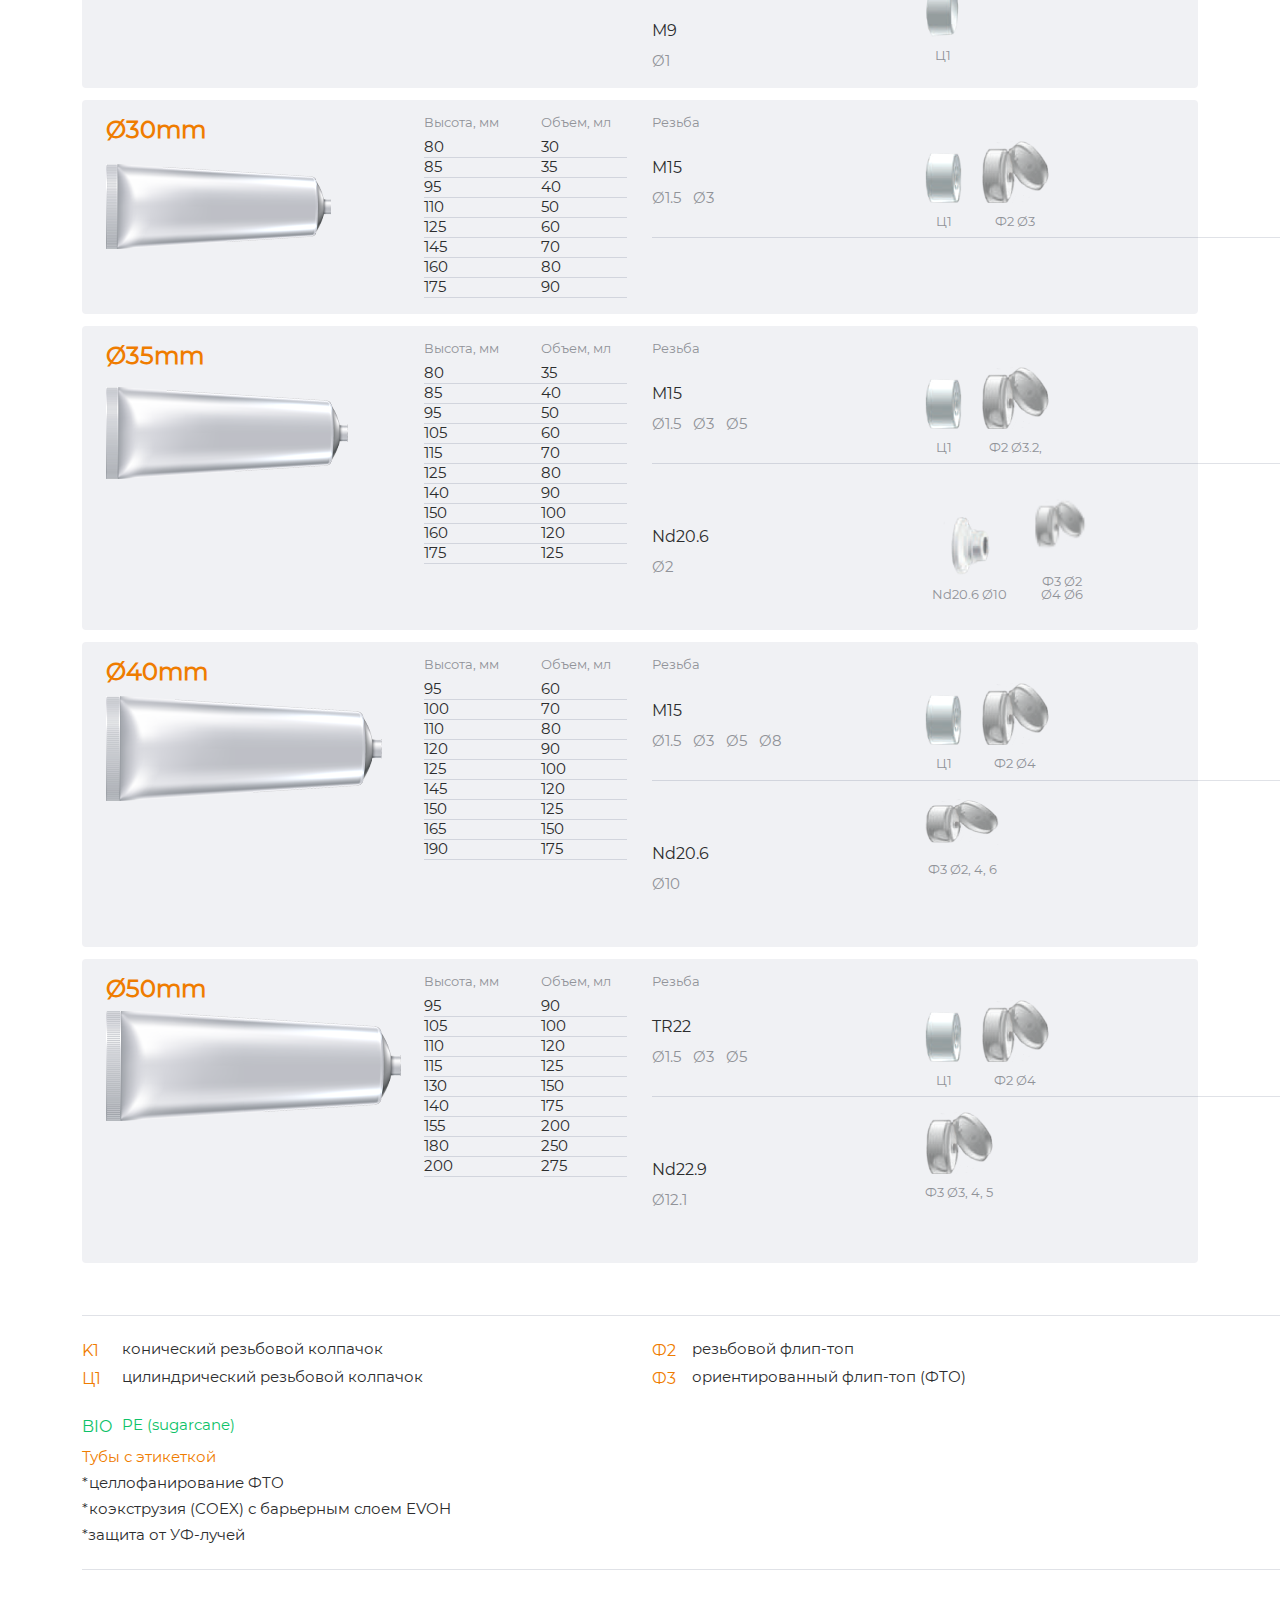
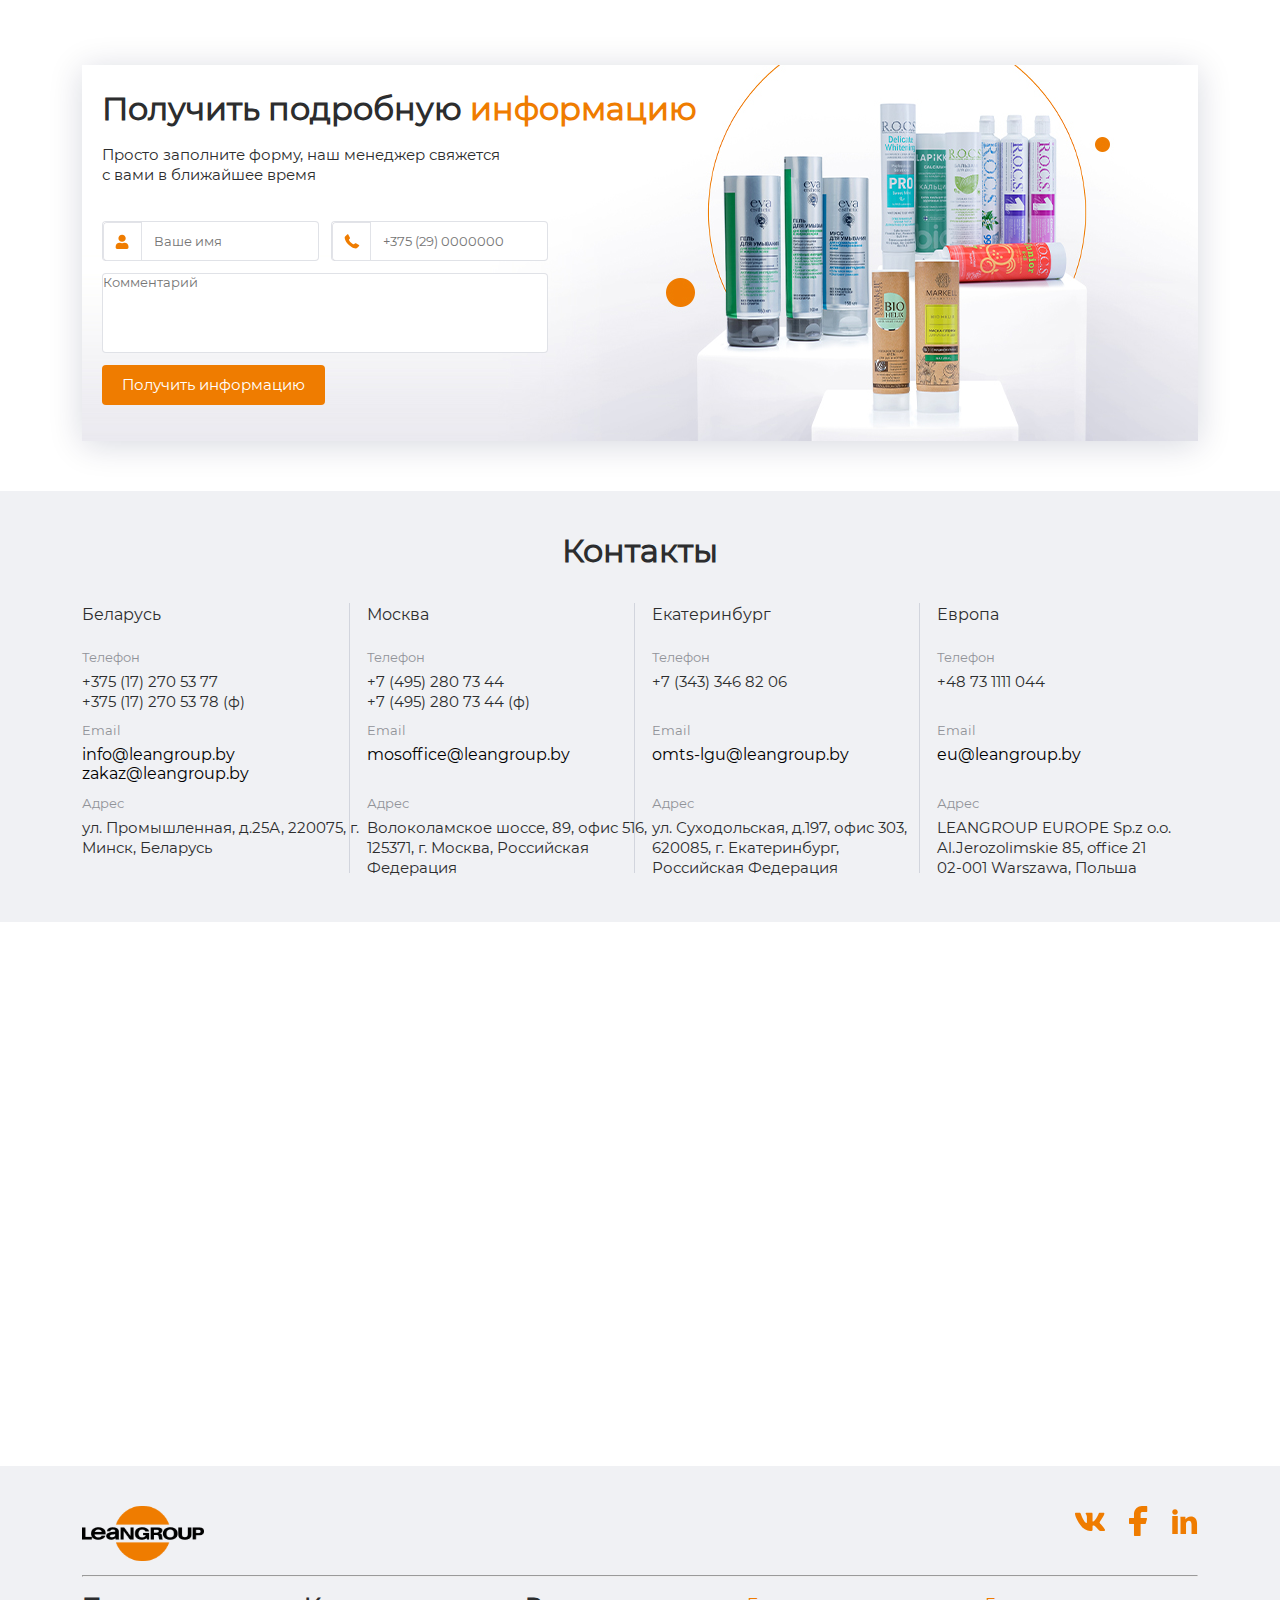
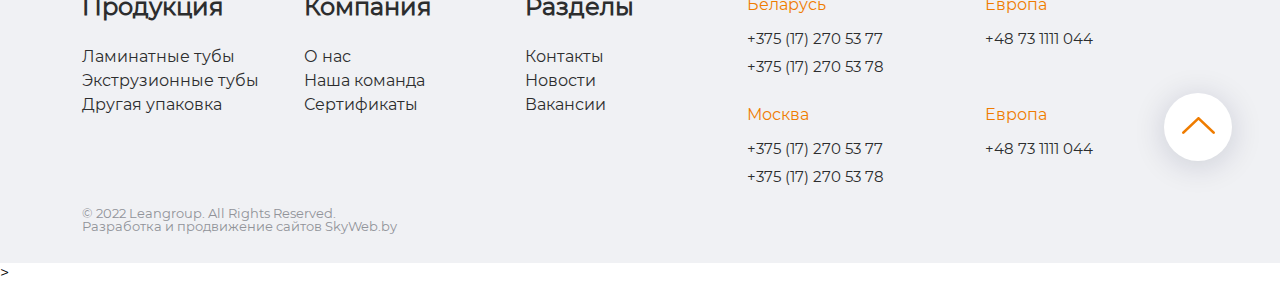
<file: src/pages/ext/index.html>
<!DOCTYPE html>
<html lang="en">
<head>
    <meta charset="UTF-8">
    <meta http-equiv="X-UA-Compatible" content="IE=edge">
    <meta name="viewport" content="width=device-width, initial-scale=1.0">
    <title>Document</title>
    <link rel="stylesheet" href="../../../css/style.css">
</head>
<body>
    <header class="header" id="header1">
        <div class="container">
            <nav class="nav">
                <a class="logo" href="../../../index.html">
                    <img  src="../../image/logo.svg" alt="">
                </a>
                <ul class="nav__list">
                    <li class="nav__list-item">
                        <a href="#">Продукция</a>
                    </li>
                    <li class="nav__list-item">
                        <a href="#">Сертификаты</a>
                    </li>
                    <li class="nav__list-item">
                        <a href="#">Наша команда</a>
                    </li>
                    <li class="nav__list-item">
                        <a href="#">О нас</a>
                    </li>
                    <li class="nav__list-item">
                        <a href="#">Новости</a>
                    </li>
                    <li class="nav__list-item">
                        <a href="#">Вакансии</a>
                    </li>
                    <li class="nav__list-item">
                        <a href="#">Контакты</a>
                    </li>
                </ul>
                <div class="lang">
                    <button class="lang__item lang__item_active">RU</button>
                    <button class="lang__item">EN</button>
                </div>
                <div class="burger-menu">
                    <span class="burger-menu__line"></span>
                </div>
            </nav>
        </div>
    </header>
    <main>
        <section class="door door_2">
            <div class="container">
                <ul class="display display_mar">
                    <li class="display__list">
                        <a href="../../../index.html" class="display__list-prime">Главное</a>
                    </li>
                    <li class="display__list">
                        <a href="../../../index.html" class="display__list-prime">Каталог</a>
                    </li>
                    <li class="display__list">Экструзионные тубы</li>
                </ul>
                    <h1 class="door__title">LEANGROUP - у качества нет конкуренции</h1>
                    <h2 class="door__subtitle">Экструзионнные тубы</h2>
                    <p class="door__description">Экструзионные тубы применяются для упаковки и продвижения более дорогих продуктов, в основном в косметической отрасли.</p>
                    <a href="#" class="door__btn">Связаться с нами</a>
                </div>
        </section>
        <section class="ext">
            <div class="container">
                <div class="row">
                    <div class="col-7">
                        <h2 class="ext__title">Экструзионные <span>тубы</span> </h2>
                        <p class="ext__info">Экструзионные тубы применяются для упаковки и продвижения более дорогих <br> продуктов, в основном в косметической отрасли, и имеют свои преимущества: туба <br> является бесшовной, сохраняет свою форму после начала использования, может <br> быть окрашена в любой цвет, имеет широкие возможности в печати и <br> декорировании (офсет, флексо, шелкография, тиснение).</p>
                        <p class="ext__info">Именно с учетом возможностей визуальной подачи, возможности выделить <br> продукт на полке, экструзионная туба по-прежнему сохраняет свои позиции и не <br> теряет интереса со стороны наших заказчиков. Более того, экструзионная туба все <br> более востребована на рынке с высокой конкуренцией и необходимостью <br> постоянного запуска новых продуктов с индивидуальными характеристиками.</p>
                        <p class="ext__description">Ограничений по использованию туб в качестве упаковки практически нет, все зависит только от требований, предъявляемых к продукту внутри.</p>
                        <h3 class="ext__subtitle">Форма</h3>
                        <p class="ext__info ext__info_mar">Сохраняет форму даже после начала использования (до полного использования <br> продукта тюбик на полке потребителя сохранит свой внешний вид)</p>
                        <h3 class="ext__subtitle">Внешний вид</h3>
                        <p class="ext__info">Эффектно выглядит (это связано с особенностями технологии, которая позволяет <br> окрашивать тюбик в разные цвета, наносить специальный декор в виде <br> фактурной печати, тиснения фольгой и т.д.)</p>
                   </div>
                    <div class="col-5">
                            <div class="owl-carousel owl-theme" id="ext-slider">
                                <div class="item"><img src="../../image/slide/ext.png" alt=""></div>
                                <div class="item"><img src="../../image/slide/ext.png" alt=""></div>
                                <div class="item"><img src="../../image/slide/ext.png" alt=""></div>
                                <div class="item"><img src="../../image/slide/ext.png" alt=""></div>
                                <div class="item"><img src="../../image/slide/ext.png" alt=""></div>
                                <div class="item"><img src="../../image/slide/ext.png" alt=""></div>
                                <div class="item"><img src="../../image/slide/ext.png" alt=""></div>
                                <div class="item"><img src="../../image/slide/ext.png" alt=""></div>
                            </div>
                    </div>
                </div>
            </div>
        </section>
        <section class="extProducts">
            <div class="container">
                <h2 class="title">Наши <span>продукты</span></h2>
                <div class="fourth">
                    <div class="row">
                        <div class="col-3">
                            <div class="fourth__text">
                                <h3 class="fourth__text-title">Ø19mm</h3>
                            </div>
                            <div class="fourth__products">
                                <img src="../../image/ourProducts/19mm/19mm.png" alt="" class="fourth__products-photo">
                            </div>
                        </div>
                        <div class="col-3">
                            <div class="flex">
                                <ul class="fourth__list">
                                    <li class="first__list-item">Высота, мм</li>
                                    <li class="first__list-items fourth__list-items_border">80</li>
                                    <li class="first__list-items fourth__list-items_border">110</li>
                                </ul>
                                <ul class="fourth__list">
                                    <li class="fourth__list-item">Объем, мл</li>
                                    <li class="fourth__list-items">12</li>
                                    <li class="fourth__list-items">20</li>                            
                                </ul>
                            </div>
                        </div>
                        <div class="col-3">
                            <p class="fourth__thread">Резьба</p>
                            <div class="direction">
                                <div>
                                    <p class="fourth__size">M15</p>
                                    <div class="display">
                                        <p class="fourth__sign fourth__sign_border">Ø1.5</p>
                                    </div>
                                </div>
                                <div>
                                    <p class="fourth__size">М9</p>
                                    <p class="fourth__sign">Ø1</p>
                                </div>
                            </div>
                        </div>
                        <div class="col-3">
                            <div class="wrap ">
                                <div class="fourth__type">
                                    <img src="../../image/ourProducts/22mm/k1.png" alt="" class="fourth__type-image">
                                    K1
                                </div>
                            </div>
                            <div class="wrap">
                                <div class="fourth__type">
                                    <img src="../../image/ourProducts/19mm/c1.png" alt="" class="fourth__type-image">
                                    Ц1
                                </div>
                            </div>
                        </div>
                    </div>
                </div>
                <div class="sixth">
                    <div class="row">
                        <div class="col-3">
                            <div class="sixth__text">
                                <h3 class="sixth__text-title">Ø30mm</h3>
                            </div>
                            <div class="sixth__products">
                                <img src="../../image/ourProducts/30mm/30mm.png" alt="" class="sixth__products-photo">
                            </div>
                        </div>
                        <div class="col-3">
                            <div class="flex">
                                <ul class="sixth__list">
                                    <li class="first__list-item">Высота, мм</li>
                                    <li class="first__list-items sixth__list-items_border">80</li>
                                    <li class="first__list-items sixth__list-items_border">85</li>
                                    <li class="first__list-items sixth__list-items_border">95</li>
                                    <li class="first__list-items sixth__list-items_border">110</li>
                                    <li class="first__list-items sixth__list-items_border">125</li>
                                    <li class="first__list-items sixth__list-items_border">145</li>
                                    <li class="first__list-items sixth__list-items_border">160</li>
                                    <li class="first__list-items sixth__list-items_border">175</li>
                                </ul>
                                <ul class="sixth__list">
                                    <li class="sixth__list-item">Объем, мл</li>
                                    <li class="sixth__list-items">30</li>
                                    <li class="sixth__list-items">35</li>
                                    <li class="sixth__list-items">40</li>
                                    <li class="sixth__list-items">50</li>
                                    <li class="sixth__list-items">60</li>                                                             
                                    <li class="sixth__list-items">70</li>                                                             
                                    <li class="sixth__list-items">80</li>                                                             
                                    <li class="sixth__list-items">90</li>                                                             
                                </ul>
                            </div>
                        </div>
                        <div class="col-3">
                            <p class="sixth__thread">Резьба</p>
                            <div class="direction">
                                <div>
                                    <p class="sixth__size">M15</p>
                                    <div class="display">
                                        <p class="sixth__sign sixth__sign_border">Ø1.5</p>
                                        <p class="sixth__sign">Ø3</p>
                                    </div>
                                </div>
                            </div>
                        </div>
                        <div class="col-3">
                            <div class="wrap ">
                                <div class="sixth__type">
                                    <img src="../../image/ourProducts/22mm/c1.png" alt="" class="sixth__type-image">
                                    Ц1
                                </div> 
                                <div class="sixth__type">
                                    <img src="../../image/ourProducts/22mm/f2.png" alt="" class="sixth__type-image">
                                    Ф2 Ø3
                                </div>
                            </div>
                        </div>
                    </div>
                </div>
                <div class="seventh">
                    <div class="row">
                        <div class="col-3">
                            <div class="seventh__text">
                                <h3 class="seventh__text-title">Ø35mm</h3>
                            </div>
                            <div class="seventh__products">
                                <img src="../../image/ourProducts/35mm/mm35.png" alt="" class="seventh__products-photo">
                            </div>
                        </div>
                        <div class="col-3">
                            <div class="flex">
                                <ul class="seventh__list">
                                    <li class="first__list-item">Высота, мм</li>
                                    <li class="first__list-items seventh__list-items_border">80</li>
                                    <li class="first__list-items seventh__list-items_border">85</li>
                                    <li class="first__list-items seventh__list-items_border">95</li>
                                    <li class="first__list-items seventh__list-items_border">105</li>
                                    <li class="first__list-items seventh__list-items_border">115</li>
                                    <li class="first__list-items seventh__list-items_border">125</li>
                                    <li class="first__list-items seventh__list-items_border">140</li>
                                    <li class="first__list-items seventh__list-items_border">150</li>
                                    <li class="first__list-items seventh__list-items_border">160</li>
                                    <li class="first__list-items seventh__list-items_border">175</li>
                                </ul>
                                <ul class="seventh__list">
                                    <li class="seventh__list-item">Объем, мл</li>
                                    <li class="seventh__list-items">35</li>
                                    <li class="seventh__list-items">40</li>
                                    <li class="seventh__list-items">50</li>
                                    <li class="seventh__list-items">60</li>
                                    <li class="seventh__list-items">70</li>                                                             
                                    <li class="seventh__list-items">80</li>                                                             
                                    <li class="seventh__list-items">90</li>
                                    <li class="seventh__list-items">100</li>
                                    <li class="seventh__list-items">120</li>                                                             
                                    <li class="seventh__list-items">125</li>                                                             
                                </ul>
                            </div>
                        </div>
                        <div class="col-3">
                            <p class="seventh__thread">Резьба</p>
                            <div class="direction">
                                <div>
                                    <p class="seventh__size">M15</p>
                                    <div class="display">
                                        <p class="seventh__sign seventh__sign_border">Ø1.5</p>
                                        <p class="seventh__sign">Ø3</p>
                                        <p class="seventh__sign">Ø5</p>
                                    </div>
                                </div>
                                <div>
                                    <p class="seventh__size">Nd20.6</p>
                                    <div class="display">
                                        <p class="seventh__sign">Ø2</p>
                                    </div>
                                </div>
                            </div>
                        </div>
                        <div class="col-3">
                            <div class="wrap ">
                                <div class="seventh__type">
                                    <img src="../../image/ourProducts/22mm/c1.png" alt="" class="seventh__type-image">
                                    Ц1
                                </div> 
                                <div class="seventh__type seventh__type_wh">
                                    <img src="../../image/ourProducts/22mm/f2.png" alt="" class="seventh__type-image">
                                    Ф2 Ø3.2,
                                </div>
                            </div>
                            <div class="wrap ">
                                <div class="seventh__type">
                                    <img src="../../image/ourProducts/30mm/nd.png" alt="" class="seventh__type-image">
                                    Nd20.6 Ø10
                                </div>
                                <div class="seventh__type seventh__type_wd ">
                                    <img src="../../image/ourProducts/50mm/miniF3.png" alt="" class="seventh__type-image">
                                    Ф3 Ø2 Ø4 Ø6
                                </div>
                            </div>
                        </div>
                    </div>
                </div>
                <div class="ninth">
                    <div class="row">
                        <div class="col-3">
                            <div class="ninth__text">
                                <h3 class="ninth__text-title">Ø40mm</h3>
                            </div>
                            <div class="ninth__products">
                                <img src="../../image/ourProducts/40mm/40mm.png" alt="" class="ninth__products-photo">
                            </div>
                        </div>
                        <div class="col-3">
                            <div class="flex">
                                <ul class="ninth__list">
                                    <li class="first__list-item">Высота, мм</li>
                                    <li class="first__list-items ninth__list-items_border">95</li>
                                    <li class="first__list-items ninth__list-items_border">100</li>
                                    <li class="first__list-items ninth__list-items_border">110</li>
                                    <li class="first__list-items ninth__list-items_border">120</li>
                                    <li class="first__list-items ninth__list-items_border">125</li>
                                    <li class="first__list-items ninth__list-items_border">145</li>
                                    <li class="first__list-items ninth__list-items_border">150</li>
                                    <li class="first__list-items ninth__list-items_border">165</li>
                                    <li class="first__list-items ninth__list-items_border">190</li>
                                </ul>
                                <ul class="ninth__list">
                                    <li class="ninth__list-item">Объем, мл</li>
                                    <li class="ninth__list-items">60</li>
                                    <li class="ninth__list-items">70</li>
                                    <li class="ninth__list-items">80</li>
                                    <li class="ninth__list-items">90</li>                                                             
                                    <li class="ninth__list-items">100</li>                                                             
                                    <li class="ninth__list-items">120</li>
                                    <li class="ninth__list-items">125</li>
                                    <li class="ninth__list-items">150</li>                                                             
                                    <li class="ninth__list-items">175</li>                                                             
                                </ul>
                            </div>
                        </div>
                        <div class="col-3">
                            <p class="ninth__thread">Резьба</p>
                            <div class="direction">
                                <div>
                                    <p class="ninth__size">M15</p>
                                    <div class="display">
                                        <p class="ninth__sign ninth__sign_border">Ø1.5</p>
                                        <p class="ninth__sign">Ø3</p>
                                        <p class="ninth__sign">Ø5</p>
                                        <p class="ninth__sign">Ø8</p>
                                    </div>
                                </div>
                                <div>
                                    <p class="ninth__size">Nd20.6</p>
                                    <div class="display">
                                        <p class="ninth__sign">Ø10</p>
                                    </div>
                                </div>
                            </div>
                        </div>
                        <div class="col-3">
                            <div class="wrap ">
                                <div class="ninth__type">
                                    <img src="../../image/ourProducts/16mm/type1.png" alt="" class="ninth__type-image">
                                    Ц1
                                </div>
                                <div class="ninth__type">
                                    <img src="../../image/ourProducts/22mm/f2.png" alt="" class="ninth__type-image">
                                    Ф2 Ø4 
                                </div> 
                            </div>
                            <div class="wrap">
                                <div class="ninth__type">
                                    <img src="../../image/ourProducts/30mm/f3.png" alt="" class="ninth__type-image">
                                    Ф3 Ø2, 4, 6
                                </div>
                            </div>
                        </div>
                    </div>
                </div>
                <div class="tenth">
                    <div class="row">
                        <div class="col-3">
                            <div class="tenth__text">
                                <h3 class="tenth__text-title">Ø50mm</h3>
                            </div>
                            <div class="tenth__products">
                                <img src="../../image/ourProducts/50mm/mm50.png" alt="" class="tenth__products-photo">
                            </div>
                        </div>
                        <div class="col-3">
                            <div class="flex">
                                <ul class="tenth__list">
                                    <li class="first__list-item">Высота, мм</li>
                                    <li class="first__list-items tenth__list-items_border">95</li>
                                    <li class="first__list-items tenth__list-items_border">105</li>
                                    <li class="first__list-items tenth__list-items_border">110</li>
                                    <li class="first__list-items tenth__list-items_border">115</li>
                                    <li class="first__list-items tenth__list-items_border">130</li>
                                    <li class="first__list-items tenth__list-items_border">140</li>
                                    <li class="first__list-items tenth__list-items_border">155</li>
                                    <li class="first__list-items tenth__list-items_border">180</li>
                                    <li class="first__list-items tenth__list-items_border">200</li>
                                </ul>
                                <ul class="tenth__list">
                                    <li class="tenth__list-item">Объем, мл</li>
                                    <li class="tenth__list-items">90</li>
                                    <li class="tenth__list-items">100</li>
                                    <li class="tenth__list-items">120</li>
                                    <li class="tenth__list-items">125</li>                                                             
                                    <li class="tenth__list-items">150</li>                                                             
                                    <li class="tenth__list-items">175</li>                                                             
                                    <li class="tenth__list-items">200</li>                                                             
                                    <li class="tenth__list-items">250</li>                                                             
                                    <li class="tenth__list-items">275</li>                                                             
                                </ul>
                            </div>
                        </div>
                        <div class="col-3">
                            <p class="tenth__thread">Резьба</p>
                            <div class="direction">
                                <div>
                                    <p class="tenth__size">TR22</p>
                                    <div class="display">
                                        <p class="tenth__sign ninth__sign_border">Ø1.5</p>
                                        <p class="tenth__sign">Ø3</p>
                                        <p class="tenth__sign">Ø5</p>
                                    </div>
                                </div>
                                <div>
                                    <p class="tenth__size">Nd22.9</p>
                                    <div class="display">
                                        <p class="tenth__sign">Ø12.1</p>
                                    </div>
                                </div>
                            </div>
                        </div>
                        <div class="col-3">
                            <div class="wrap ">
                                <div class="ninth__type">
                                    <img src="../../image/ourProducts/16mm/type1.png" alt="" class="ninth__type-image">
                                    Ц1
                                </div>
                                <div class="ninth__type">
                                    <img src="../../image/ourProducts/22mm/f2.png" alt="" class="ninth__type-image">
                                    Ф2 Ø4 
                                </div> 
                            </div>
                            <div class="wrap ">
                                <div class="ninth__type">
                                    <img src="../../image/ourProducts/22mm/f2.png" alt="" class="ninth__type-image">
                                    Ф3 Ø3, 4, 5 
                                </div> 
                            </div>
                        </div>
                    </div>
                </div>
            </div>
        </section>
        <section class="data">
            <div class="container">
                <div class="row">
                    <div class="col-6">
                        <div class="data__text">
                            <h3 class="data__text-title data__text-title_border">K1</h3>
                            <p class="data__text-subtitle">конический резьбовой колпачок</p>
                        </div>
                        <div class="data__text">
                            <h3 class="data__text-title">Ц1</h3>
                            <p class="data__text-subtitle">цилиндрический резьбовой колпачок</p>
                        </div>
                    </div>
                    <div class="col-6">
                        <div class="data__text">
                            <h3 class="data__text-title">Ф2</h3>
                            <p class="data__text-subtitle">резьбовой флип-топ</p>
                        </div>
                        <div class="data__text">
                            <h3 class="data__text-title">Ф3</h3>
                            <p class="data__text-subtitle">ориентированный флип-топ (ФТО)</p>
                        </div>
                    </div>
                </div>
                <div class="data__info">
                    <h4 class="data__info-title">BIO</h4>
                    <p class="data__info-subtitle">PE (sugarcane)</p>
                </div>
                <h4 class="data__size">Тубы с этикеткой</h4>
                <p class="data__list">*целлофанирование ФТО</p>
                <p class="data__list">*коэкструзия (COEX) с барьерным слоем EVOH</p>
                <p class="data__list">*защита от УФ-лучей</p>
            </div>
        </section>
        <section class="feedback feedback_laminant">
            <div class="container">
                <div class="feedback__block">
                    <form class="feedback__form">
                        <h2 class="feedback__title">Получить подробную <span>информацию</span></h2>
                        <p class="feedback__subtitle">Просто заполните форму, наш менеджер свяжется с вами в ближайшее время</p>
                        <div class="feedback__row">
                            <label class="feedback__row-text">
                                <input type="text" placeholder="Ваше имя">
                            </label>
                            <label class="feedback__row-phone">
                                <input type="number" placeholder="+375 (29) 0000000">
                            </label>
                        </div>
                        <textarea placeholder="Комментарий"></textarea>
                        <div><a href="" class="feedback__btn">Получить информацию</a></div>
                    </form>                    
                </div>
            </div>
        </section>
        <section class="contacts">
            <div class="container">
                <h2 class="title">Контакты</h2>
                <div class="row">
                    <div class="col-3">
                            <h3 class="contacts__city">Беларусь</h3>
                            <h4 class="contacts__phone">Телефон</h4>
                            <div class="contacts__box">
                                <a href="" class="contacts__box-number">+375 (17) 270 53 77</a>
                                <br>
                                <a href="" class="contacts__box-number">+375 (17) 270 53 78 (ф)</a>
                            </div>
                            <h5 class="contacts__mail">Email</h5>
                            <div class="contacts__box">
                                <a href="#" class="cotacts__box-email">info@leangroup.by</a>
                                <br>
                                <a href="#" class="cotacts__box-email">zakaz@leangroup.by</a>
                            </div>
                            <h6 class="contacts__addres">Адрес</h6>
                            <p class="contacts__location">ул. Промышленная, д.25А, 220075, г. Минск, Беларусь</p>
                    </div>
                    <div class="col-3">
                            <h3 class="contacts__city">Москва</h3>
                            <h4 class="contacts__phone">Телефон</h4>
                            <div class="contacts__box">
                                <a href="#" class="contacts__box-number">+7 (495) 280 73 44</a>
                                <br>
                                <a href="#" class="contacts__box-number">+7 (495) 280 73 44 (ф)</a>
                            </div>
                            <h5 class="contacts__mail">Email</h5>
                            <div class="contacts__box">
                                <a href="#" class="cotacts__box-email">mosoffice@leangroup.by</a>
                            </div>
                            <h6 class="contacts__addres">Адрес</h6>
                            <p class="contacts__location">Волоколамское шоссе, 89, офис 516, 125371, г. Москва, Российская Федерация</p>
                    </div>
                    <div class="col-3">
                            <h3 class="contacts__city">Екатеринбург</h3>
                            <h4 class="contacts__phone">Телефон</h4>
                            <div class="contacts__box">
                                <a href="" class="contacts__box-number">+7 (343) 346 82 06</a>
                            </div>
                            <h5 class="contacts__mail">Email</h5>
                            <div class="contacts__box">
                                <a href="#" class="cotacts__box-email">omts-lgu@leangroup.by</a>
                            </div>
                            <h6 class="contacts__addres">Адрес</h6>
                            <p class="contacts__location">ул. Суходольская, д.197, офис 303, 620085, г. Екатеринбург, Российская Федерация</p>
                    </div>
                    <div class="col-3">
                            <h3 class="contacts__city">Европа</h3>
                            <h4 class="contacts__phone">Телефон</h4>
                            <div class="contacts__box">
                                <a href="" class="contacts__box-number">+48 73 1111 044</a>
                            </div>
                            <h5 class="contacts__mail">Email</h5>
                            <div class="contacts__box">
                                <a href="#" class="cotacts__box-email">eu@leangroup.by</a>
                            </div>
                            <h6 class="contacts__addres">Адрес</h6>
                            <p class="contacts__location">LEANGROUP EUROPE Sp.z o.o. Al.Jerozolimskie 85, office 21 <br> 02-001 Warszawa, Польша</p>
                    </div>
                </div>
            </div>
        </section>
        <section class="map">
            <iframe src="https://yandex.com/map-widget/v1/?um=constructor%3A07f2b3c4b66dbabeaa70a3191d7946a637534d96c8ec96743e67e025bc192815&amp;source=constructor" width="100%" height="540" frameborder="0"></iframe>
        </section>
    </main>
    <footer class="footer">
        <div class="container">
            <div class="footer__flex">
                <a class="logo" href="">
                    <img  src="../../image/logo.svg" alt="">
                </a>
                <div class="networks">
                    <ul class="networks__link">
                        <li class="networks__link-list">
                            <a href="">
                                <img src="../../image/networks/vk.svg" alt="vk" class="networks-img">
                            </a>
                        </li>
                        <li class="networks__link-list">
                            <a href="">
                                <img src="../../image/networks/fb.svg" alt="facebook" class="networks-img">
                            </a>
                        </li>
                        <li class="networks__link-list">
                            <a href="">
                                <img src="../../image/networks/linkedin.svg" alt="linkedin" class="networks-img">
                            </a>
                        </li>
                    </ul>
                </div>
            </div>
            <hr>
            <div class="row">
                <div class="col-7">
                    <div class="row">
                        <div class="col-4">
                            <h2 class="footer__title">Продукция</h2>
                            <ul class="footer__link">
                                <li class="footer__link-list">
                                    <a href="">Ламинатные тубы</a>
                                </li>
                                <li class="footer__link-list">
                                    <a href="">Экструзионные тубы</a>
                                </li>
                                <li class="footer__link-list">
                                    <a href="">Другая упаковка</a>
                                </li>
                            </ul>
                        </div>
                        <div class="col-4">
                            <h2 class="footer__title">Компания</h2>
                            <ul class="footer__link">
                                <li class="footer__link-list">
                                    <a href="">О нас</a>
                                </li>
                                <li class="footer__link-list">
                                    <a href="">Наша команда</a>
                                </li>
                                <li class="footer__link-list">
                                    <a href="">Сертификаты</a>
                                </li>
                            </ul>
                        </div>
                        <div class="col-4">
                            <h2 class="footer__title">Разделы</h2>
                            <ul class="footer__link">
                                <li class="footer__link-list">
                                    <a href="">Контакты</a>
                                </li>
                                <li class="footer__link-list">
                                    <a href="">Новости</a>
                                </li>
                                <li class="footer__link-list">
                                    <a href="">Вакансии</a>
                                </li>
                            </ul>
                        </div>
                    </div>
                </div>
                <div class="col-5">
                    <div class="row">
                        <div class="col-6">
                            <h3 class="footer__subtitle">Беларусь</h3>
                            <div class="footer__box">
                                <a href="#" class="footer__box-phone footer__box-phone_gap">+375 (17) 270 53 77</a>
                                <br>
                                <a href="#" class="footer__box-phone">+375 (17) 270 53 78</a>
                            </div>
                            <h3 class="footer__subtitle footer__subtitle_gap">Москва</h3>
                            <div class="footer__box">
                                <a href="#" class="footer__box-phone footer__box-phone_gap">+375 (17) 270 53 77</a>
                                <br>
                                <a href="#" class="footer__box-phone">+375 (17) 270 53 78</a>
                            </div>
                        </div>
                        <div class="col-6">
                            <h3 class="footer__subtitle">Европа</h3>
                            <div class="footer__box">
                                <a href="#" class="footer__box-phone">+48 73 1111 044</a>
                            </div>
                            <h3 class="footer__subtitle footer__subtitle_gap">Европа</h3>
                            <div class="footer__box">
                                <a href="#" class="footer__box-phone">+48 73 1111 044</a>
                            </div>
                        </div>
                    </div>
                </div>
                <p class="footer__end">© 2022 Leangroup. All Rights Reserved. <br>
                    Разработка и продвижение сайтов SkyWeb.by</p>
            </div>
            <div class="footer__hook">
                <a href="#header1">
                    <img class="footer__hook-img" src="../../image/hook.svg" alt="">
                </a>
            </div>
        </div>
    </footer>>



    <script src="../../libs/jquery/jquery.js"></script>
    <script src="../../libs/owl/owl.carousel.min.js"></script>
    <script src="../../js/main.js"></script>
</body>
</html>
</file>
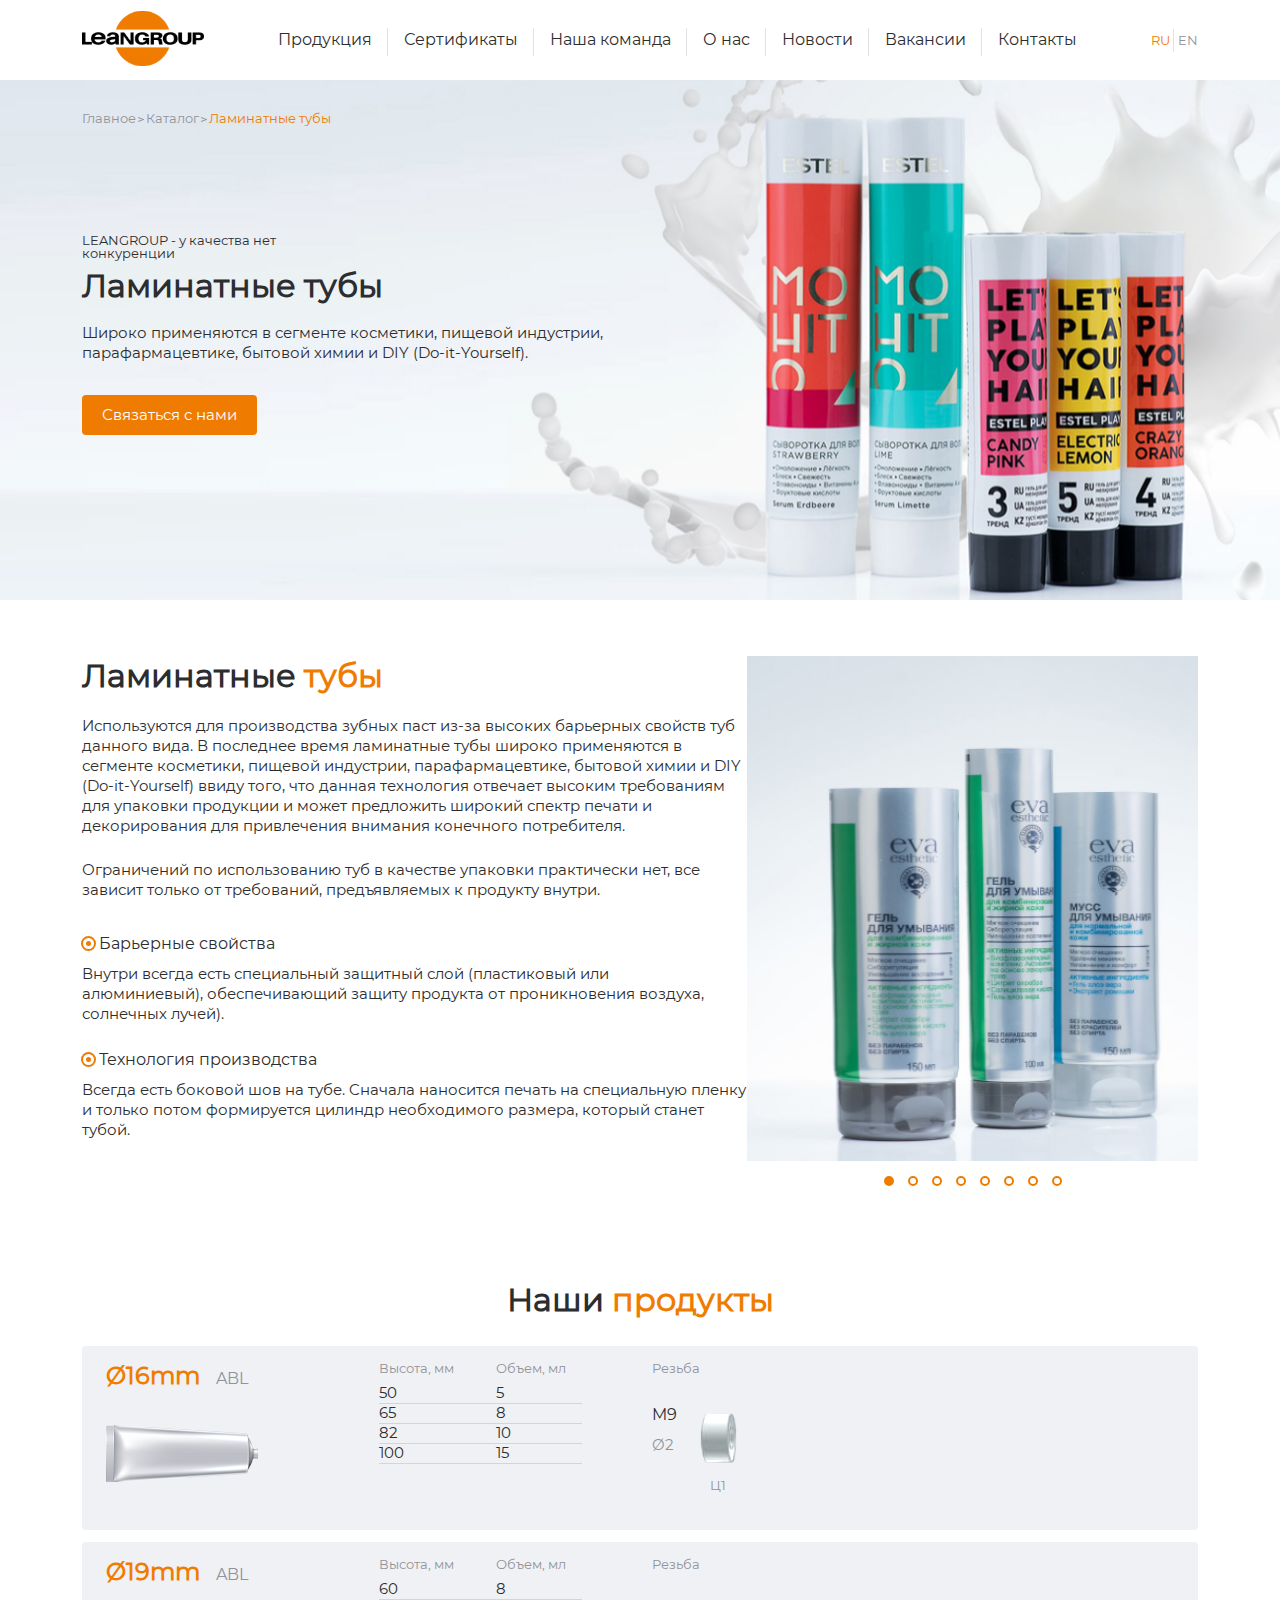
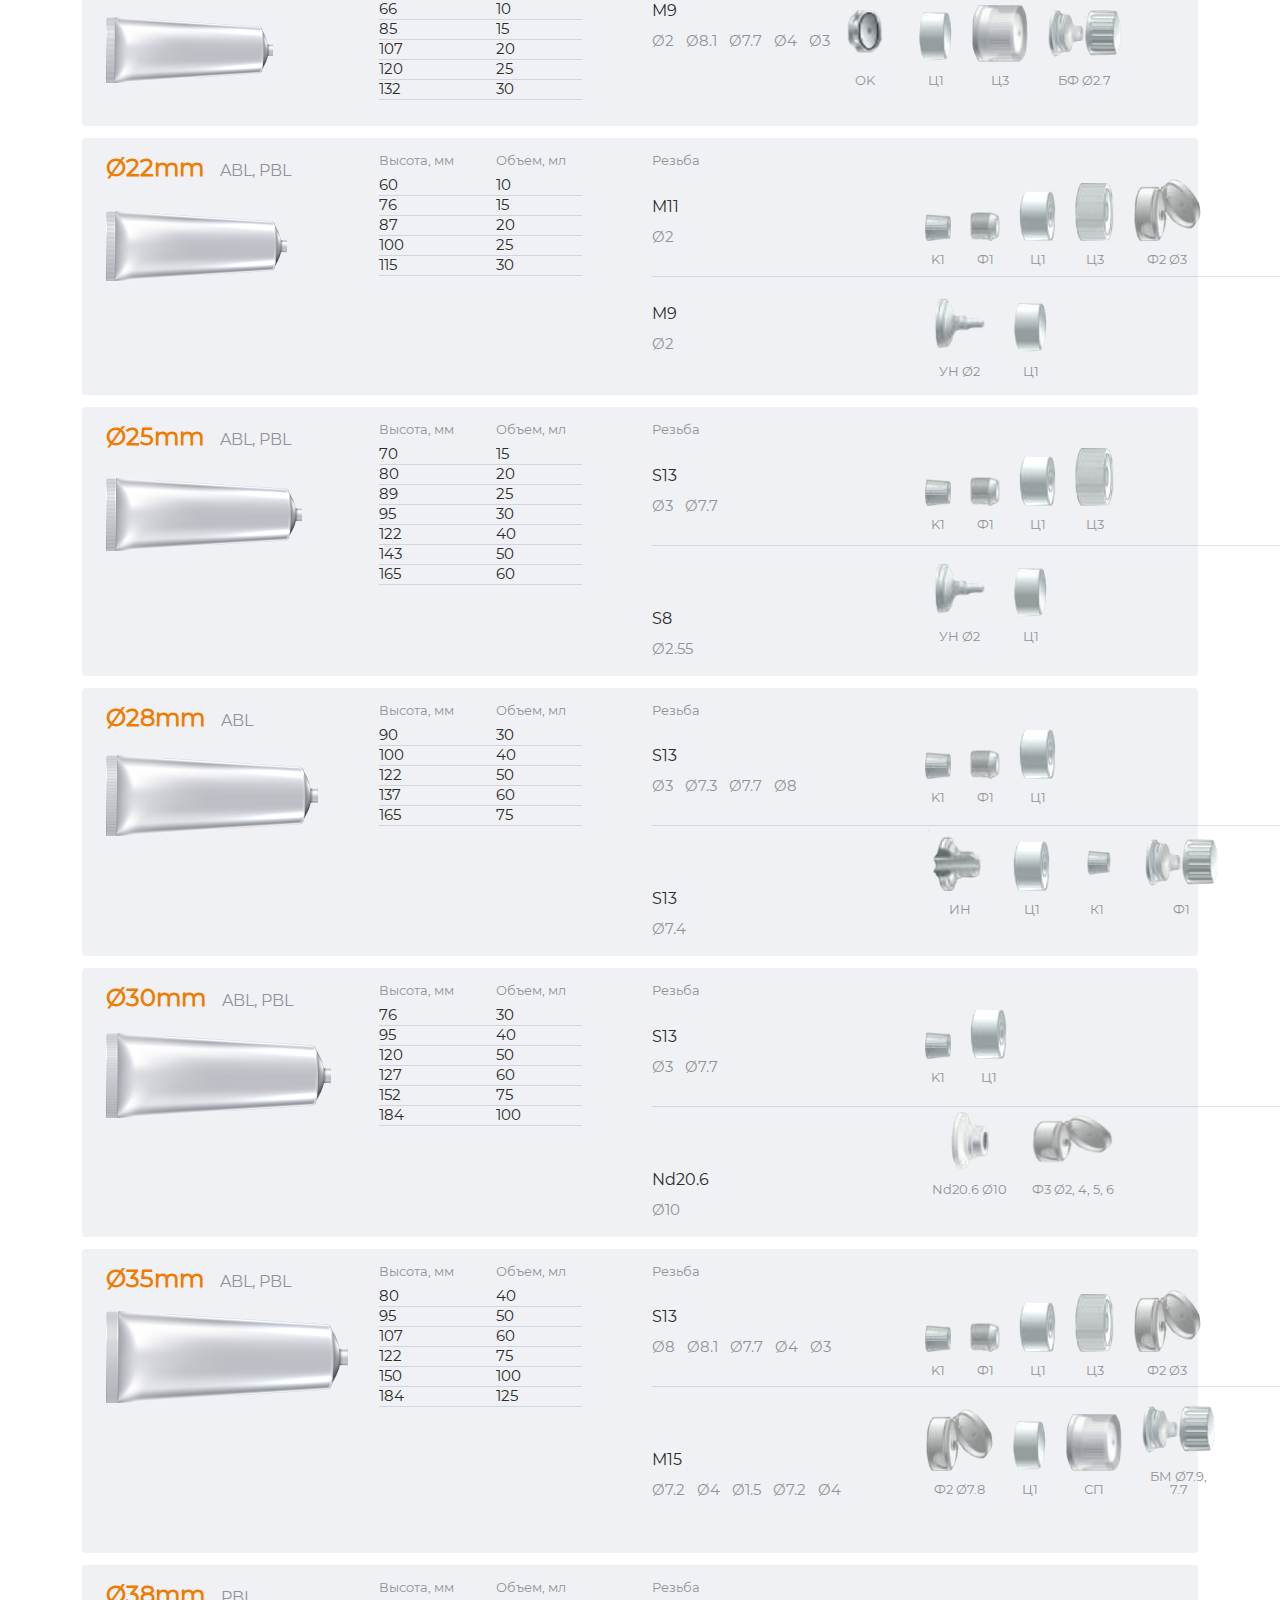
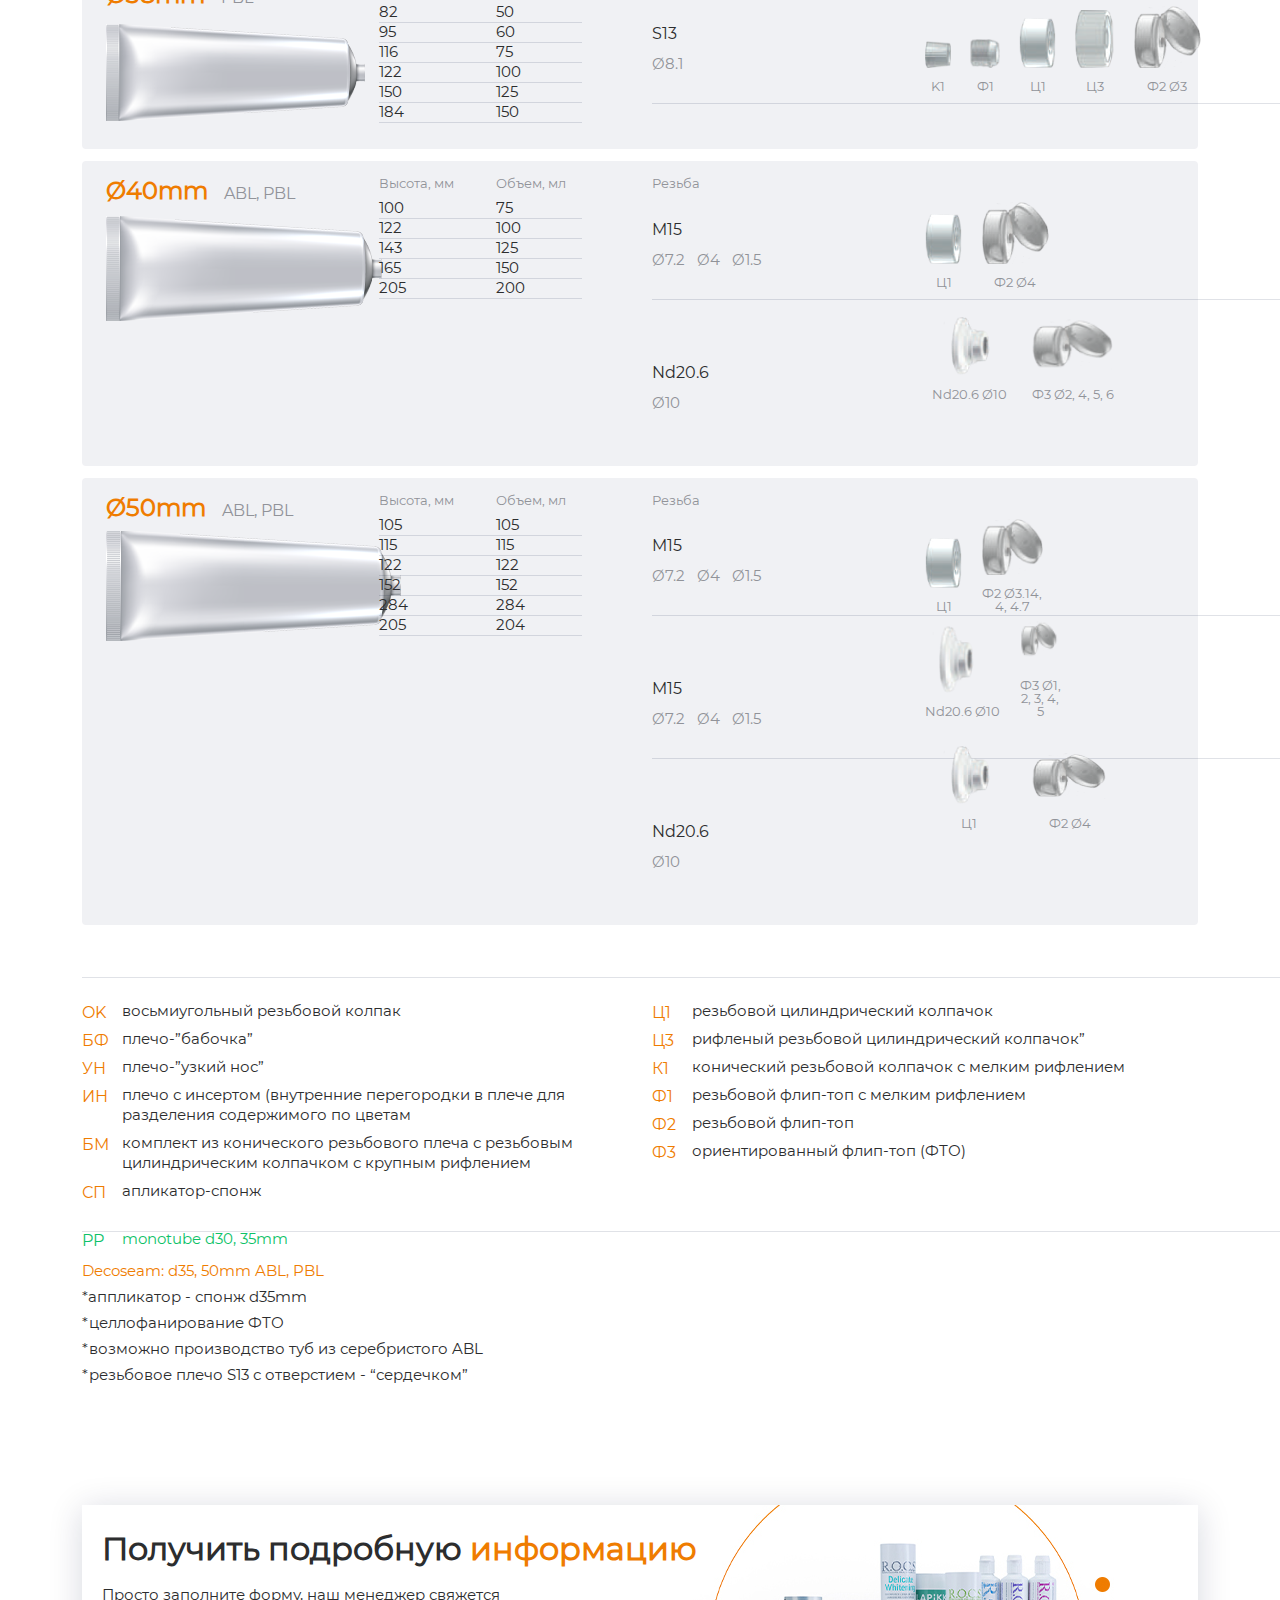
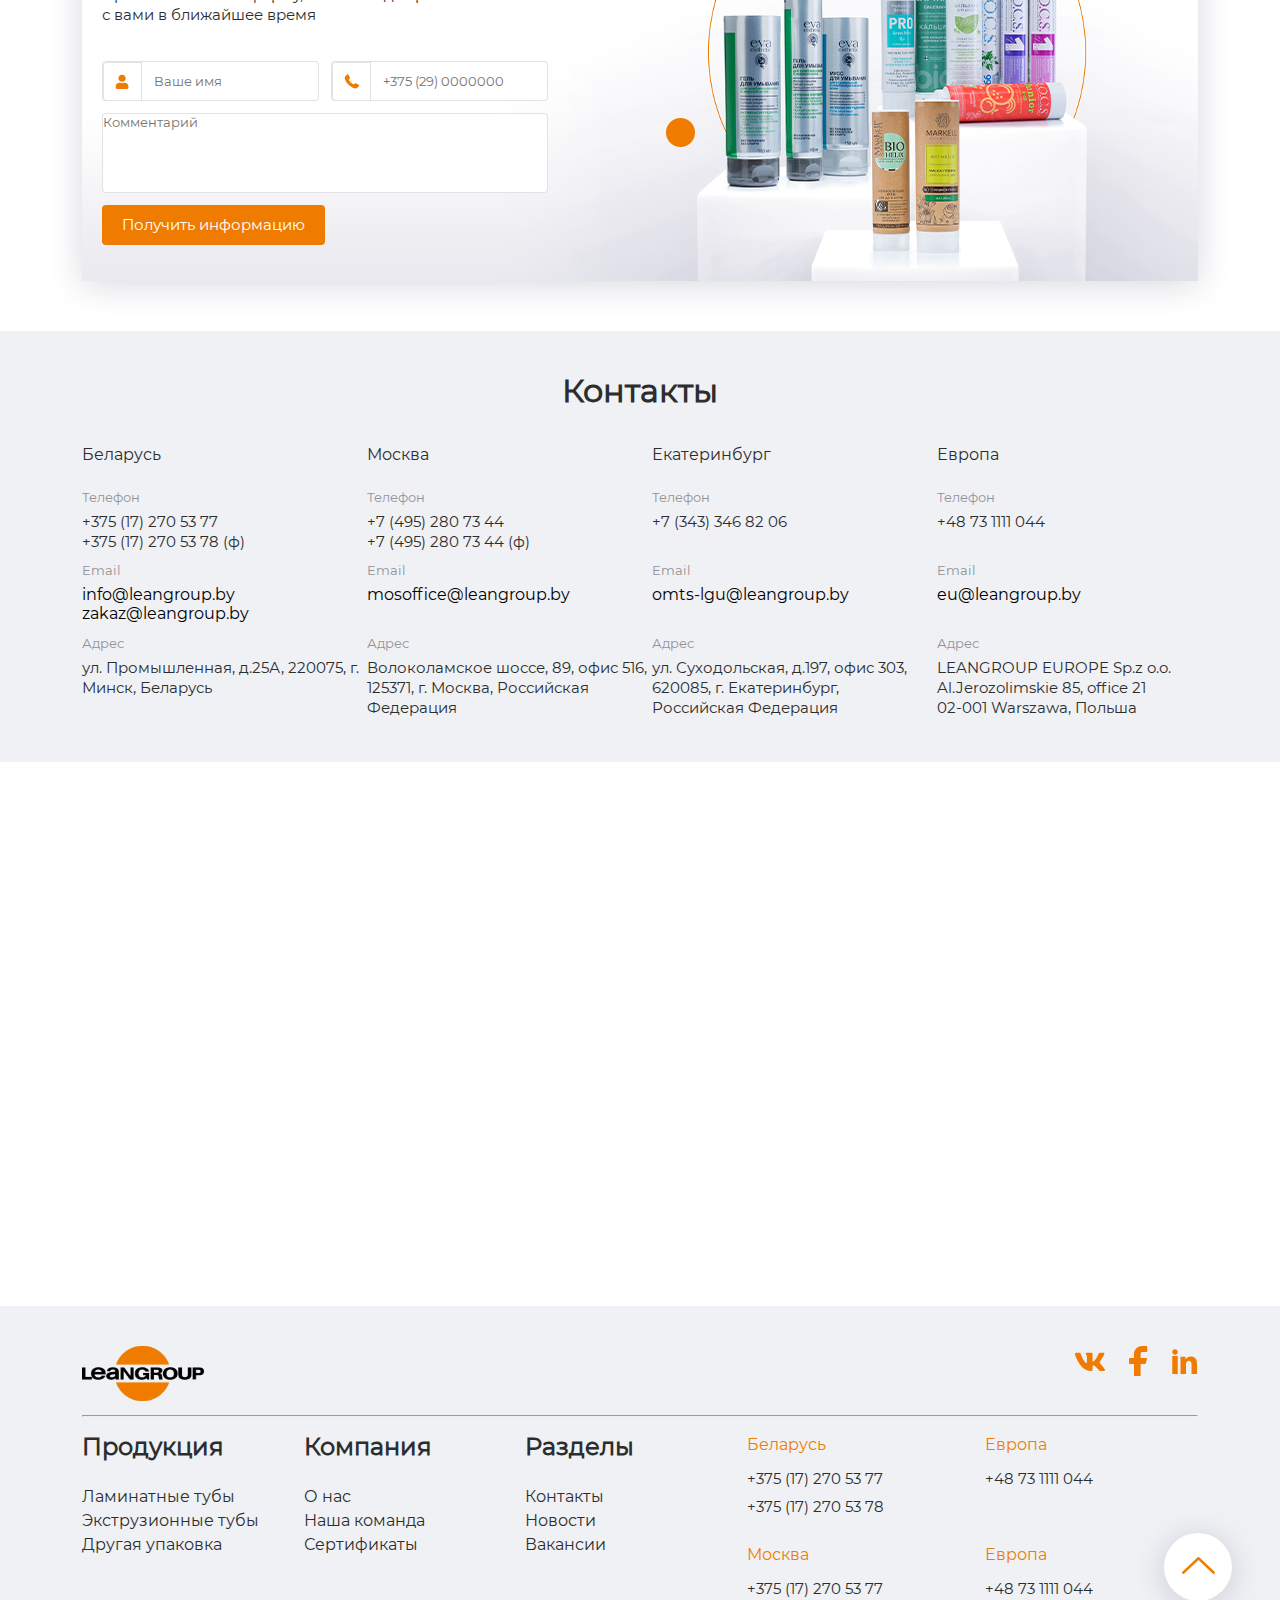
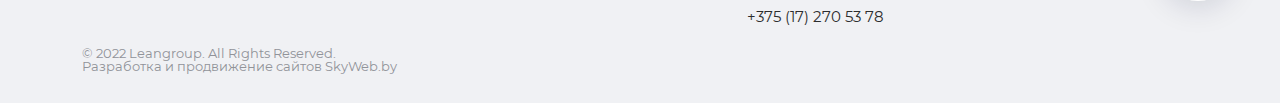
<file: src/pages/laminant/index.html>
<!DOCTYPE html>
<html lang="en">
<head>
    <meta charset="UTF-8">
    <meta http-equiv="X-UA-Compatible" content="IE=edge">
    <meta name="viewport" content="width=device-width, initial-scale=1.0">
    <title>Document</title>
    <link rel="stylesheet" href="../../../css/style.css">
</head>
<body>
    <header class="header" id="header2">
        <div class="container">
            <nav class="nav">
                <a class="logo" href="../../../index.html">
                    <img  src="../../image/logo.svg" alt="">
                </a>
                <ul class="nav__list">
                    <li class="nav__list-item">
                        <a href="#">Продукция</a>
                    </li>
                    <li class="nav__list-item">
                        <a href="#">Сертификаты</a>
                    </li>
                    <li class="nav__list-item">
                        <a href="#">Наша команда</a>
                    </li>
                    <li class="nav__list-item">
                        <a href="#">О нас</a>
                    </li>
                    <li class="nav__list-item">
                        <a href="#">Новости</a>
                    </li>
                    <li class="nav__list-item">
                        <a href="#">Вакансии</a>
                    </li>
                    <li class="nav__list-item">
                        <a href="#">Контакты</a>
                    </li>
                </ul>
                <div class="lang">
                    <button class="lang__item lang__item_active">RU</button>
                    <button class="lang__item">EN</button>
                </div>
                <div class="burger-menu">
                    <span class="burger-menu__line"></span>
                </div>
            </nav>
        </div>
    </header>
    <main>
        <section class="door">
            <div class="container">
                <ul class="display display_mar">
                    <li class="display__list">
                        <a href="../../../index.html" class="display__list-prime">Главное</a>
                    </li>
                    <li class="display__list">
                        <a href="../../../index.html" class="display__list-prime">Каталог</a>
                    </li>
                    <li class="display__list">Ламинатные тубы</li>
                </ul>
                    <h1 class="door__title">LEANGROUP - у качества нет конкуренции</h1>
                    <h2 class="door__subtitle">Ламинатные тубы</h2>
                    <p class="door__description">Широко применяются в сегменте косметики, пищевой индустрии, парафармацевтике, бытовой химии и DIY (Do-it-Yourself).</p>
                    <a href="#" class="door__btn">Связаться с нами</a>
                </div>
        </section>
        <section class="laminant">
            <div class="container">
                <div class="row">
                    <div class="col-md-7">
                        <h2 class="laminant__title">Ламинатные <span>тубы</span> </h2>
                        <p class="laminant__info">Используются для производства зубных паст из-за высоких барьерных свойств туб данного вида. В последнее время ламинатные тубы широко применяются в <br> сегменте косметики, пищевой индустрии, парафармацевтике, бытовой химии и DIY <br> (Do-it-Yourself) ввиду того, что данная технология отвечает высоким требованиям <br> для упаковки продукции и может предложить широкий спектр печати и <br> декорирования для привлечения внимания конечного потребителя.</p>
                        <p class="laminant__description">Ограничений по использованию туб в качестве упаковки практически нет, все зависит только от требований, предъявляемых к продукту внутри.</p>
                        <h3 class="laminant__subtitle">Барьерные свойства</h3>
                        <p class="laminant__info">Внутри всегда есть специальный защитный слой (пластиковый или <br> алюминиевый), обеспечивающий защиту продукта от проникновения воздуха, <br> солнечных лучей).</p>
                        <h3 class="laminant__subtitle">Технология производства</h3>
                        <p class="laminant__info">Всегда есть боковой шов на тубе. Cначала наносится печать на специальную пленку и только потом формируется цилиндр необходимого размера, который станет тубой.</p>
                   </div>
                    <div class="col-md-5">
                            <div class="owl-carousel owl-theme" id="laminant-slider">
                                <div class="item"><img src="../../image/slide/laminant.png" alt=""></div>
                                <div class="item"><img src="../../image/slide/laminant.png" alt=""></div>
                                <div class="item"><img src="../../image/slide/laminant.png" alt=""></div>
                                <div class="item"><img src="../../image/slide/laminant.png" alt=""></div>
                                <div class="item"><img src="../../image/slide/laminant.png" alt=""></div>
                                <div class="item"><img src="../../image/slide/laminant.png" alt=""></div>
                                <div class="item"><img src="../../image/slide/laminant.png" alt=""></div>
                                <div class="item"><img src="../../image/slide/laminant.png" alt=""></div>
                            </div>
                    </div>
                </div>
            </div>
        </section>
        <section class="ourProducts">
            <div class="container">
                <h2 class="title">Наши <span>продукты</span></h2>
                <div class="first">
                    <div class="row">
                        <div class="col-md-3 col-xs-3">
                            <div class="first__text">
                                <h3 class="first__text-title">Ø16mm</h3>
                                <h3 class="first__text-subtitle">ABL</h3>
                            </div>
                            <div class="first__products">
                                <img src="../../image/ourProducts/16mm/16mm.png" alt="" class="first__products-photo">
                            </div>
                        </div>
                        <div class="col-3">
                            <div class="flex">
                                <ul class="first__list">
                                    <li class="first__list-item">Высота, мм</li>
                                    <li class="first__list-items first__list-items_border">50</li>
                                    <li class="first__list-items first__list-items_border">65</li>
                                    <li class="first__list-items first__list-items_border">82</li>
                                    <li class="first__list-items first__list-items_border">100</li>
                                </ul>
                                <ul class="first__list">
                                    <li class="first__list-item">Объем, мл</li>
                                    <li class="first__list-items">5</li>
                                    <li class="first__list-items">8</li>
                                    <li class="first__list-items">10</li>
                                    <li class="first__list-items">15</li>
                                </ul>
                            </div>
                        </div>
                        <div class="col-md-6 col-xs-6">
                            <div class="elastic">
                                <div class="first__kind">
                                    <p class="first__thread">Резьба</p>
                                    <p class="first__size">M9</p>
                                    <p class="first__sign">Ø2</p>
                                </div>
                                <div class="first__type">
                                    <img src="../../image/ourProducts/16mm/type1.png" alt="" class="first__type-image">
                                    <p class="first__type-volume">Ц1</p>
                                </div>
                            </div>
                        </div>
                    </div>
                </div>
                <div class="second">
                    <div class="row">
                        <div class="col-3">
                            <div class="fluct">
                                <div class="second__text">
                                    <h3 class="second__text-title">Ø19mm</h3>
                                    <h3 class="second__text-subtitle">ABL</h3>
                                </div>
                                <div class="second__products">
                                    <img src="../../image/ourProducts/19mm/19mm.png" alt="" class="second__products-photo">
                                </div>
                            </div>
                        </div>
                        <div class="col-3">
                            <div class="flex">
                                <ul class="second__list">
                                    <li class="second__list-item">Высота, мм</li>
                                    <li class="first__list-items second__list-items_border">60</li>
                                    <li class="first__list-items second__list-items_border">66</li>
                                    <li class="first__list-items second__list-items_border">85</li>
                                    <li class="first__list-items second__list-items_border">107</li>
                                    <li class="first__list-items second__list-items_border">120</li>
                                    <li class="first__list-items second__list-items_border">132</li>
                                </ul>
                                <ul class="second__list">
                                    <li class="second__list-item">Объем, мл</li>
                                    <li class="second__list-items">8</li>
                                    <li class="second__list-items">10</li>
                                    <li class="second__list-items">15</li>
                                    <li class="second__list-items">20</li>
                                    <li class="second__list-items">25</li>
                                    <li class="second__list-items">30</li>
                                </ul>
                            </div>
                        </div>
                        <div class="col-6">
                            <div class="elastic">
                                <div>
                                    <p class="second__thread">Резьба</p>
                                    <p class="second__size">M9</p>
                                    <div class="display">
                                        <p class="second__sign">Ø2</p>
                                        <p class="second__sign">Ø8.1</p>
                                        <p class="second__sign">Ø7.7</p>
                                        <p class="second__sign">Ø4</p>
                                        <p class="second__sign">Ø3</p>
                                    </div>
                                </div>
                                <div class="wrap ">
                                    <div class="second__type">
                                        <img src="../../image/ourProducts/19mm/ok.png" alt="" class="second__type-image">
                                        OK
                                    </div>
                                    <div class="second__type">
                                        <img src="../../image/ourProducts/19mm/c1.png" alt="" class="second__type-image">
                                        Ц1
                                    </div>
                                    <div class="second__type">
                                        <img src="../../image/ourProducts/19mm/type3.png" alt="" class="second__type-image">
                                        Ц3
                                    </div>
                                    <div class="second__type">
                                        <img src="../../image/ourProducts/19mm/bf.png" alt="" class="second__type-image">
                                        БФ Ø2.7
                                    </div>
                                </div>
                            </div>
                        </div>
                    </div>
                </div>
                <div class="third">
                    <div class="row">
                        <div class="col-3">
                            <div class="third__text">
                                <h3 class="third__text-title">Ø22mm</h3>
                                <h3 class="third__text-subtitle">ABL, PBL</h3>
                            </div>
                            <div class="third__products">
                                <img src="../../image/ourProducts/22mm/22mm.png" alt="" class="third__products-photo">
                            </div>
                        </div>
                        <div class="col-3">
                            <div class="flex">
                                <ul class="third__list">
                                    <li class="first__list-item">Высота, мм</li>
                                    <li class="first__list-items third__list-items_border">60</li>
                                    <li class="first__list-items third__list-items_border">76</li>
                                    <li class="first__list-items third__list-items_border">87</li>
                                    <li class="first__list-items third__list-items_border">100</li>
                                    <li class="first__list-items third__list-items_border">115</li>
                                </ul>
                                <ul class="third__list">
                                    <li class="third__list-item">Объем, мл</li>
                                    <li class="third__list-items">10</li>
                                    <li class="third__list-items">15</li>
                                    <li class="third__list-items">20</li>
                                    <li class="third__list-items">25</li>
                                    <li class="third__list-items">30</li>                               
                                </ul>
                            </div>
                        </div>
                        <div class="col-3">
                            <p class="third__thread">Резьба</p>
                            <div class="direction">
                                <div>
                                    <p class="third__size">M11</p>
                                    <p class="third__sign third__sign_border ">Ø2</p>
                                </div>
                                <div>
                                    <p class="third__size">M9</p>
                                    <p class="third__sign">Ø2</p>
                                </div>
                            </div>
                        </div>
                        <div class="col-3">
                            <div class="wrap ">
                                <div class="third__type">
                                    <img src="../../image/ourProducts/22mm/k1.png" alt="" class="third__type-image">
                                    K1
                                </div>
                                <div class="third__type">
                                    <img src="../../image/ourProducts/22mm/f1.png" alt="" class="third__type-image">
                                    Ф1
                                </div>
                                <div class="third__type">
                                    <img src="../../image/ourProducts/22mm/c1.png" alt="" class="third__type-image">
                                    Ц1
                                </div>
                                <div class="third__type">
                                    <img src="../../image/ourProducts/22mm/c3.png" alt="" class="third__type-image">
                                    Ц3
                                </div>
                                <div class="third__type">
                                    <img src="../../image/ourProducts/22mm/f2.png" alt="" class="third__type-image">
                                    Ф2 Ø3
                                </div>    
                            </div>
                            <div class="wrap ">
                                <div class="third__type">
                                    <img src="../../image/ourProducts/22mm/un1.png" alt="" class="third__type-image">
                                    УН Ø2
                                </div>
                                <div class="third__type">
                                    <img src="../../image/ourProducts/19mm/c1.png" alt="" class="third__type-image">
                                    Ц1
                                </div>
                            </div>
                        </div>
                    </div>
                </div>
                <div class="fourth">
                    <div class="row">
                        <div class="col-3">
                            <div class="fourth__text">
                                <h3 class="fourth__text-title">Ø25mm</h3>
                                <h3 class="fourth__text-subtitle">ABL, PBL</h3>
                            </div>
                            <div class="fourth__products">
                                <img src="../../image/ourProducts/25mm/25mm.png" alt="" class="fourth__products-photo">
                            </div>
                        </div>
                        <div class="col-3">
                            <div class="flex">
                                <ul class="fourth__list">
                                    <li class="first__list-item">Высота, мм</li>
                                    <li class="first__list-items fourth__list-items_border">70</li>
                                    <li class="first__list-items fourth__list-items_border">80</li>
                                    <li class="first__list-items fourth__list-items_border">89</li>
                                    <li class="first__list-items fourth__list-items_border">95</li>
                                    <li class="first__list-items fourth__list-items_border">122</li>
                                    <li class="first__list-items fourth__list-items_border">143</li>
                                    <li class="first__list-items fourth__list-items_border">165</li>
                                </ul>
                                <ul class="fourth__list">
                                    <li class="fourth__list-item">Объем, мл</li>
                                    <li class="fourth__list-items">15</li>
                                    <li class="fourth__list-items">20</li>
                                    <li class="fourth__list-items">25</li>
                                    <li class="fourth__list-items">30</li>
                                    <li class="fourth__list-items">40</li>                               
                                    <li class="fourth__list-items">50</li>
                                    <li class="fourth__list-items">60</li>                               
                                </ul>
                            </div>
                        </div>
                        <div class="col-3">
                            <p class="fourth__thread">Резьба</p>
                            <div class="direction">
                                <div>
                                    <p class="fourth__size">S13</p>
                                    <div class="display">
                                        <p class="fourth__sign fourth__sign_border">Ø3</p>
                                        <p class="fourth__sign">Ø7.7</p>
                                    </div>
                                </div>
                                <div>
                                    <p class="fourth__size">S8</p>
                                    <p class="fourth__sign">Ø2.55</p>
                                </div>
                            </div>
                        </div>
                        <div class="col-3">
                            <div class="wrap ">
                                <div class="fourth__type">
                                    <img src="../../image/ourProducts/22mm/k1.png" alt="" class="fourth__type-image">
                                    K1
                                </div>
                                <div class="fourth__type">
                                    <img src="../../image/ourProducts/22mm/f1.png" alt="" class="fourth__type-image">
                                    Ф1
                                </div>
                                <div class="fourth__type">
                                    <img src="../../image/ourProducts/22mm/c1.png" alt="" class="fourth__type-image">
                                    Ц1
                                </div>
                                <div class="fourth__type">
                                    <img src="../../image/ourProducts/22mm/c3.png" alt="" class="fourth__type-image">
                                    Ц3
                                </div>  
                            </div>
                            <div class="wrap ">
                                <div class="fourth__type">
                                    <img src="../../image/ourProducts/22mm/un1.png" alt="" class="fourth__type-image">
                                    УН Ø2
                                </div>
                                <div class="fourth__type">
                                    <img src="../../image/ourProducts/19mm/c1.png" alt="" class="fourth__type-image">
                                    Ц1
                                </div>
                            </div>
                        </div>
                    </div>
                </div>
                <div class="fifth">
                    <div class="row">
                        <div class="col-3">
                            <div class="fifth__text">
                                <h3 class="fifth__text-title">Ø28mm</h3>
                                <h3 class="fifth__text-subtitle">ABL</h3>
                            </div>
                            <div class="fifth__products">
                                <img src="../../image/ourProducts/28mm/28mm.png" alt="" class="fifth__products-photo">
                            </div>
                        </div>
                        <div class="col-3">
                            <div class="flex">
                                <ul class="fifth__list">
                                    <li class="first__list-item">Высота, мм</li>
                                    <li class="first__list-items fifth__list-items_border">90</li>
                                    <li class="first__list-items fifth__list-items_border">100</li>
                                    <li class="first__list-items fifth__list-items_border">122</li>
                                    <li class="first__list-items fifth__list-items_border">137</li>
                                    <li class="first__list-items fifth__list-items_border">165</li>
                                </ul>
                                <ul class="fifth__list">
                                    <li class="fifth__list-item">Объем, мл</li>
                                    <li class="fifth__list-items">30</li>
                                    <li class="fifth__list-items">40</li>
                                    <li class="fifth__list-items">50</li>
                                    <li class="fifth__list-items">60</li>
                                    <li class="fifth__list-items">75</li>                                                             
                                </ul>
                            </div>
                        </div>
                        <div class="col-3">
                            <p class="fifth__thread">Резьба</p>
                            <div class="direction">
                                <div>
                                    <p class="fifth__size">S13</p>
                                    <div class="display">
                                        <p class="fifth__sign fifth__sign_border">Ø3</p>
                                        <p class="fifth__sign">Ø7.3</p>
                                        <p class="fifth__sign">Ø7.7</p>
                                        <p class="fifth__sign">Ø8</p>
                                    </div>
                                </div>
                                <div>
                                    <p class="fifth__size">S13</p>
                                    <p class="fifth__sign">Ø7.4</p>
                                </div>
                            </div>
                        </div>
                        <div class="col-3">
                            <div class="wrap ">
                                <div class="fifth__type">
                                    <img src="../../image/ourProducts/22mm/k1.png" alt="" class="fifth__type-image">
                                    K1
                                </div>
                                <div class="fifth__type">
                                    <img src="../../image/ourProducts/22mm/f1.png" alt="" class="fifth__type-image">
                                    Ф1
                                </div>
                                <div class="fifth__type">
                                    <img src="../../image/ourProducts/22mm/c1.png" alt="" class="fifth__type-image">
                                    Ц1
                                </div> 
                            </div>
                            <div class="wrap ">
                                <div class="fifth__type">
                                    <img src="../../image/ourProducts/28mm/in.png" alt="" class="fifth__type-image">
                                    ИН
                                </div>
                                <div class="fifth__type">
                                    <img src="../../image/ourProducts/22mm/c1.png" alt="" class="fifth__type-image">
                                    Ц1
                                </div>
                                <div class="fifth__type">
                                    <img src="../../image/ourProducts/28mm/minik1.png" alt="" class="fifth__type-image">
                                    К1
                                </div>
                                <div class="fifth__type">
                                    <img src="../../image/ourProducts/19mm/bf.png" alt="" class="fifth__type-image">
                                    Ф1
                                </div>
                            </div>
                        </div>
                    </div>
                </div>
                <div class="sixth">
                    <div class="row">
                        <div class="col-3">
                            <div class="sixth__text">
                                <h3 class="sixth__text-title">Ø30mm</h3>
                                <h3 class="sixth__text-subtitle">ABL, PBL</h3>
                            </div>
                            <div class="sixth__products">
                                <img src="../../image/ourProducts/30mm/30mm.png" alt="" class="sixth__products-photo">
                            </div>
                        </div>
                        <div class="col-3">
                            <div class="flex">
                                <ul class="sixth__list">
                                    <li class="first__list-item">Высота, мм</li>
                                    <li class="first__list-items sixth__list-items_border">76</li>
                                    <li class="first__list-items sixth__list-items_border">95</li>
                                    <li class="first__list-items sixth__list-items_border">120</li>
                                    <li class="first__list-items sixth__list-items_border">127</li>
                                    <li class="first__list-items sixth__list-items_border">152</li>
                                    <li class="first__list-items sixth__list-items_border">184</li>
                                </ul>
                                <ul class="sixth__list">
                                    <li class="sixth__list-item">Объем, мл</li>
                                    <li class="sixth__list-items">30</li>
                                    <li class="sixth__list-items">40</li>
                                    <li class="sixth__list-items">50</li>
                                    <li class="sixth__list-items">60</li>
                                    <li class="sixth__list-items">75</li>                                                             
                                    <li class="sixth__list-items">100</li>                                                             
                                </ul>
                            </div>
                        </div>
                        <div class="col-3">
                            <p class="sixth__thread">Резьба</p>
                            <div class="direction">
                                <div>
                                    <p class="sixth__size">S13</p>
                                    <div class="display">
                                        <p class="sixth__sign sixth__sign_border">Ø3</p>
                                        <p class="sixth__sign">Ø7.7</p>
                                    </div>
                                </div>
                                <div>
                                    <p class="sixth__size">Nd20.6</p>
                                    <p class="sixth__sign">Ø10</p>
                                </div>
                            </div>
                        </div>
                        <div class="col-3">
                            <div class="wrap ">
                                <div class="sixth__type">
                                    <img src="../../image/ourProducts/22mm/k1.png" alt="" class="sixth__type-image">
                                    K1
                                </div>
                                <div class="sixth__type">
                                    <img src="../../image/ourProducts/22mm/c1.png" alt="" class="sixth__type-image">
                                    Ц1
                                </div> 
                            </div>
                            <div class="wrap ">
                                <div class="sixth__type">
                                    <img src="../../image/ourProducts/30mm/nd.png" alt="" class="sixth__type-image">
                                    Nd20.6 Ø10 
                                </div>
                                <div class="sixth__type">
                                    <img src="../../image/ourProducts/30mm/f3.png" alt="" class="sixth__type-image">
                                    Ф3 Ø2, 4, 5, 6
                                </div>
                            </div>
                        </div>
                    </div>
                </div>
                <div class="seventh">
                    <div class="row">
                        <div class="col-md-3">
                            <div class="seventh__text">
                                <h3 class="seventh__text-title">Ø35mm</h3>
                                <h3 class="seventh__text-subtitle">ABL, PBL</h3>
                            </div>
                            <div class="seventh__products">
                                <img src="../../image/ourProducts/35mm/mm35.png" alt="" class="seventh__products-photo">
                            </div>
                        </div>
                        <div class="col-md-3">
                            <div class="flex">
                                <ul class="seventh__list">
                                    <li class="first__list-item">Высота, мм</li>
                                    <li class="first__list-items seventh__list-items_border">80</li>
                                    <li class="first__list-items seventh__list-items_border">95</li>
                                    <li class="first__list-items seventh__list-items_border">107</li>
                                    <li class="first__list-items seventh__list-items_border">122</li>
                                    <li class="first__list-items seventh__list-items_border">150</li>
                                    <li class="first__list-items seventh__list-items_border">184</li>
                                </ul>
                                <ul class="seventh__list">
                                    <li class="seventh__list-item">Объем, мл</li>
                                    <li class="seventh__list-items">40</li>
                                    <li class="seventh__list-items">50</li>
                                    <li class="seventh__list-items">60</li>
                                    <li class="seventh__list-items">75</li>
                                    <li class="seventh__list-items">100</li>                                                             
                                    <li class="seventh__list-items">125</li>                                                             
                                </ul>
                            </div>
                        </div>
                        <div class="col-md-3">
                            <p class="seventh__thread">Резьба</p>
                            <div class="direction">
                                <div>
                                    <p class="seventh__size">S13</p>
                                    <div class="display">
                                        <p class="seventh__sign seventh__sign_border">Ø8</p>
                                        <p class="seventh__sign">Ø8.1</p>
                                        <p class="seventh__sign">Ø7.7</p>
                                        <p class="seventh__sign">Ø4</p>
                                        <p class="seventh__sign">Ø3</p>
                                    </div>
                                </div>
                                <div>
                                    <p class="seventh__size">М15</p>
                                    <div class="display">
                                        <p class="seventh__sign">Ø7.2</p>
                                        <p class="seventh__sign">Ø4</p>
                                        <p class="seventh__sign">Ø1.5</p>
                                        <p class="seventh__sign">Ø7.2</p>
                                        <p class="seventh__sign">Ø4</p>
                                    </div>
                                </div>
                            </div>
                        </div>
                        <div class="col-md-3">
                            <div class="wrap ">
                                <div class="seventh__type">
                                    <img src="../../image/ourProducts/22mm/k1.png" alt="" class="seventh__type-image">
                                    K1
                                </div>
                                <div class="seventh__type">
                                    <img src="../../image/ourProducts/22mm/f1.png" alt="" class="seventh__type-image">
                                    Ф1
                                </div> 
                                <div class="seventh__type">
                                    <img src="../../image/ourProducts/22mm/c1.png" alt="" class="seventh__type-image">
                                    Ц1
                                </div> 
                                <div class="seventh__type">
                                    <img src="../../image/ourProducts/22mm/c3.png" alt="" class="seventh__type-image">
                                    Ц3
                                </div> 
                                <div class="seventh__type">
                                    <img src="../../image/ourProducts/22mm/f2.png" alt="" class="seventh__type-image">
                                    Ф2 Ø3
                                </div>
                            </div>
                            <div class="wrap ">
                                <div class="seventh__type">
                                    <img src="../../image/ourProducts/22mm/f2.png" alt="" class="seventh__type-image">
                                    Ф2 Ø7.8
                                </div>
                                <div class="seventh__type">
                                    <img src="../../image/ourProducts/19mm/c1.png" alt="" class="seventh__type-image">
                                    Ц1
                                </div>
                                <div class="seventh__type">
                                    <img src="../../image/ourProducts/35mm/sp.png" alt="" class="seventh__type-image">
                                    СП
                                </div>
                                <div class="seventh__type">
                                    <img src="../../image/ourProducts/19mm/bf.png" alt="" class="seventh__type-image">
                                    БМ Ø7.9, 7.7
                                </div>
                            </div>
                        </div>
                    </div>
                </div>
                <div class="eighth">
                    <div class="row">
                        <div class="col-3">
                            <div class="eighth__text">
                                <h3 class="eighth__text-title">Ø38mm</h3>
                                <h3 class="eighth__text-subtitle">PBL</h3>
                            </div>
                            <div class="eighth__products">
                                <img src="../../image/ourProducts/38mm/38mm.png" alt="" class="eighth__products-photo">
                            </div>
                        </div>
                        <div class="col-3">
                            <div class="flex">
                                <ul class="eighth__list">
                                    <li class="first__list-item">Высота, мм</li>
                                    <li class="first__list-items eighth__list-items_border">82</li>
                                    <li class="first__list-items eighth__list-items_border">95</li>
                                    <li class="first__list-items eighth__list-items_border">116</li>
                                    <li class="first__list-items eighth__list-items_border">122</li>
                                    <li class="first__list-items eighth__list-items_border">150</li>
                                    <li class="first__list-items eighth__list-items_border">184</li>
                                </ul>
                                <ul class="eighth__list">
                                    <li class="eighth__list-item">Объем, мл</li>
                                    <li class="eighth__list-items">50</li>
                                    <li class="eighth__list-items">60</li>
                                    <li class="eighth__list-items">75</li>
                                    <li class="eighth__list-items">100</li>
                                    <li class="eighth__list-items">125</li>                                                             
                                    <li class="eighth__list-items">150</li>                                                             
                                </ul>
                            </div>
                        </div>
                        <div class="col-3">
                            <p class="eighth__thread">Резьба</p>
                                <div>
                                    <p class="eighth__size">S13</p>
                                    <div class="display">
                                        <p class="eighth__sign eighth__sign_border">Ø8.1</p>
                                    </div>
                                </div>
                        </div>
                        <div class="col-3">
                            <div class="wrap ">
                                <div class="eighth__type">
                                    <img src="../../image/ourProducts/22mm/k1.png" alt="" class="eighth__type-image">
                                    K1
                                </div>
                                <div class="eighth__type">
                                    <img src="../../image/ourProducts/22mm/f1.png" alt="" class="eighth__type-image">
                                    Ф1
                                </div> 
                                <div class="eighth__type">
                                    <img src="../../image/ourProducts/22mm/c1.png" alt="" class="eighth__type-image">
                                    Ц1
                                </div> 
                                <div class="eighth__type">
                                    <img src="../../image/ourProducts/22mm/c3.png" alt="" class="eighth__type-image">
                                    Ц3
                                </div> 
                                <div class="eighth__type">
                                    <img src="../../image/ourProducts/22mm/f2.png" alt="" class="eighth__type-image">
                                    Ф2 Ø3
                                </div>
                            </div>
                        </div>
                    </div>
                </div>
                <div class="ninth">
                    <div class="row">
                        <div class="col-3">
                            <div class="ninth__text">
                                <h3 class="ninth__text-title">Ø40mm</h3>
                                <h3 class="ninth__text-subtitle">ABL, PBL</h3>
                            </div>
                            <div class="ninth__products">
                                <img src="../../image/ourProducts/40mm/40mm.png" alt="" class="ninth__products-photo">
                            </div>
                        </div>
                        <div class="col-3">
                            <div class="flex">
                                <ul class="ninth__list">
                                    <li class="first__list-item">Высота, мм</li>
                                    <li class="first__list-items ninth__list-items_border">100</li>
                                    <li class="first__list-items ninth__list-items_border">122</li>
                                    <li class="first__list-items ninth__list-items_border">143</li>
                                    <li class="first__list-items ninth__list-items_border">165</li>
                                    <li class="first__list-items ninth__list-items_border">205</li>
                                </ul>
                                <ul class="ninth__list">
                                    <li class="ninth__list-item">Объем, мл</li>
                                    <li class="ninth__list-items">75</li>
                                    <li class="ninth__list-items">100</li>
                                    <li class="ninth__list-items">125</li>
                                    <li class="ninth__list-items">150</li>                                                             
                                    <li class="ninth__list-items">200</li>                                                             
                                </ul>
                            </div>
                        </div>
                        <div class="col-3">
                            <p class="ninth__thread">Резьба</p>
                            <div class="direction">
                                <div>
                                    <p class="ninth__size">M15</p>
                                    <div class="display">
                                        <p class="ninth__sign ninth__sign_border">Ø7.2</p>
                                        <p class="ninth__sign">Ø4</p>
                                        <p class="ninth__sign">Ø1.5</p>
                                    </div>
                                </div>
                                <div>
                                    <p class="ninth__size">Nd20.6</p>
                                    <div class="display">
                                        <p class="ninth__sign">Ø10</p>
                                    </div>
                                </div>
                            </div>
                        </div>
                        <div class="col-3">
                            <div class="wrap ">
                                <div class="ninth__type">
                                    <img src="../../image/ourProducts/16mm/type1.png" alt="" class="ninth__type-image">
                                    Ц1
                                </div>
                                <div class="ninth__type">
                                    <img src="../../image/ourProducts/22mm/f2.png" alt="" class="ninth__type-image">
                                    Ф2 Ø4 
                                </div> 
                            </div>
                            <div class="wrap ">
                                <div class="ninth__type">
                                    <img src="../../image/ourProducts/30mm/nd.png" alt="" class="ninth__type-image">
                                    Nd20.6 Ø10 
                                </div>
                                <div class="ninth__type">
                                    <img src="../../image/ourProducts/30mm/f3.png" alt="" class="ninth__type-image">
                                    Ф3 Ø2, 4, 5, 6
                                </div>
                            </div>
                        </div>
                    </div>
                </div>
                <div class="tenth">
                    <div class="row">
                        <div class="col-3">
                            <div class="tenth__text">
                                <h3 class="tenth__text-title">Ø50mm</h3>
                                <h3 class="tenth__text-subtitle">ABL, PBL</h3>
                            </div>
                            <div class="tenth__products">
                                <img src="../../image/ourProducts/50mm/mm50.png" alt="" class="tenth__products-photo">
                            </div>
                        </div>
                        <div class="col-3">
                            <div class="flex">
                                <ul class="tenth__list">
                                    <li class="first__list-item">Высота, мм</li>
                                    <li class="first__list-items tenth__list-items_border">105</li>
                                    <li class="first__list-items tenth__list-items_border">115</li>
                                    <li class="first__list-items tenth__list-items_border">122</li>
                                    <li class="first__list-items tenth__list-items_border">152</li>
                                    <li class="first__list-items tenth__list-items_border">284</li>
                                    <li class="first__list-items tenth__list-items_border">205</li>
                                </ul>
                                <ul class="tenth__list">
                                    <li class="tenth__list-item">Объем, мл</li>
                                    <li class="tenth__list-items">105</li>
                                    <li class="tenth__list-items">115</li>
                                    <li class="tenth__list-items">122</li>
                                    <li class="tenth__list-items">152</li>                                                             
                                    <li class="tenth__list-items">284</li>                                                             
                                    <li class="tenth__list-items">204</li>                                                             
                                </ul>
                            </div>
                        </div>
                        <div class="col-3">
                            <p class="tenth__thread">Резьба</p>
                            <div class="direction">
                                <div>
                                    <p class="tenth__size">M15</p>
                                    <div class="display">
                                        <p class="tenth__sign ninth__sign_border">Ø7.2</p>
                                        <p class="tenth__sign">Ø4</p>
                                        <p class="tenth__sign">Ø1.5</p>
                                    </div>
                                </div>
                                <div>
                                    <p class="tenth__size">M15</p>
                                    <div class="display">
                                        <p class="tenth__sign ninth__sign_border">Ø7.2</p>
                                        <p class="tenth__sign">Ø4</p>
                                        <p class="tenth__sign">Ø1.5</p>
                                    </div>
                                </div>
                                <div>
                                    <p class="tenth__size">Nd20.6</p>
                                    <div class="display">
                                        <p class="tenth__sign">Ø10</p>
                                    </div>
                                </div>
                            </div>
                        </div>
                        <div class="col-3">
                            <div class="wrap ">
                                <div class="tenth__type">
                                    <img src="../../image/ourProducts/16mm/type1.png" alt="" class="tenth__type-image">
                                    Ц1
                                </div>
                                <div class="tenth__type tenth__type_wh">
                                    <img src="../../image/ourProducts/22mm/f2.png" alt="" class="tenth__type-image">
                                    Ф2 Ø3.14, 4, 4.7 
                                </div> 
                            </div>
                            <div class="wrap ">
                                <div class="tenth__type tenth__type_position">
                                    <img src="../../image/ourProducts/50mm/miniNd.png" alt="" class="tenth__type-image">
                                    Nd20.6 Ø10 
                                </div>
                                <div class="tenth__type tenth__type_wd">
                                    <img src="../../image/ourProducts/50mm/miniF3.png" alt="" class="tenth__type-image">
                                    Ф3 Ø1, 2, 3, 4, 5
                                </div> 
                            </div>
                            <div class="wrap ">
                                <div class="tenth__type tenth__type_position">
                                    <img src="../../image/ourProducts/30mm/nd.png" alt="" class="tenth__type-image">
                                    Ц1
                                </div>
                                <div class="tenth__type tenth__type_position">
                                    <img src="../../image/ourProducts/30mm/f3.png" alt="" class="tenth__type-image">
                                    Ф2 Ø4 
                                </div> 
                            </div>
                        </div>
                    </div>
                </div>
            </div>
        </section>
        <section class="data">
            <div class="container">
                <div class="row">
                    <div class="col-6">
                        <div class="data__text">
                            <h3 class="data__text-title data__text-title_border">OK</h3>
                            <p class="data__text-subtitle">восьмиугольный резьбовой колпак</p>
                        </div>
                        <div class="data__text">
                            <h3 class="data__text-title">БФ</h3>
                            <p class="data__text-subtitle">плечо-”бабочка”</p>
                        </div>
                        <div class="data__text">
                            <h3 class="data__text-title">УН</h3>
                            <p class="data__text-subtitle">плечо-”узкий нос”</p>
                        </div>
                        <div class="data__text">
                            <h3 class="data__text-title">ИН</h3>
                            <p class="data__text-subtitle">плечо с инсертом (внутренние перегородки в плече для разделения содержимого по цветам</p>
                        </div>
                        <div class="data__text">
                            <h3 class="data__text-title">БМ</h3>
                            <p class="data__text-subtitle">комплект из конического резьбового плеча с резьбовым цилиндрическим колпачком с крупным рифлением</p>
                        </div>
                        <div class="data__text">
                            <h3 class="data__text-title">СП</h3>
                            <p class="data__text-subtitle">апликатор-спонж</p>
                        </div>
                    </div>
                    <div class="col-6">
                        <div class="data__text">
                            <h3 class="data__text-title">Ц1</h3>
                            <p class="data__text-subtitle">резьбовой цилиндрический колпачок</p>
                        </div>
                        <div class="data__text">
                            <h3 class="data__text-title">Ц3</h3>
                            <p class="data__text-subtitle">рифленый резьбовой цилиндрический колпачок”</p>
                        </div>
                        <div class="data__text">
                            <h3 class="data__text-title">К1</h3>
                            <p class="data__text-subtitle">конический резьбовой колпачок с мелким рифлением</p>
                        </div>
                        <div class="data__text">
                            <h3 class="data__text-title">Ф1</h3>
                            <p class="data__text-subtitle">резьбовой флип-топ с мелким рифлением</p>
                        </div>
                        <div class="data__text">
                            <h3 class="data__text-title">Ф2</h3>
                            <p class="data__text-subtitle">резьбовой флип-топ</p>
                        </div>
                        <div class="data__text">
                            <h3 class="data__text-title">Ф3</h3>
                            <p class="data__text-subtitle">ориентированный флип-топ (ФТО)</p>
                        </div>
                    </div>
                </div>
                <div class="data__info">
                    <h3 class="data__info-title">PP</h3>
                    <p class="data__info-subtitle">monotube d30, 35mm</p>
                </div>
                <h4 class="data__size">Decoseam: d35, 50mm ABL, PBL</h4>
                <p class="data__list">*аппликатор - спонж d35mm</p>
                <p class="data__list">*целлофанирование ФТО</p>
                <p class="data__list">*возможно производство туб из серебристого ABL</p>
                <p class="data__list">*резьбовое плечо S13 с отверстием - “сердечком”</p>
            </div>
        </section>
        <section class="feedback feedback_laminant">
            <div class="container">
                <div class="feedback__block">
                    <form class="feedback__form">
                        <h2 class="feedback__title">Получить подробную <span>информацию</span></h2>
                        <p class="feedback__subtitle">Просто заполните форму, наш менеджер свяжется с вами в ближайшее время</p>
                        <div class="feedback__row">
                            <label class="feedback__row-text">
                                <input type="text" placeholder="Ваше имя">
                            </label>
                            <label class="feedback__row-phone">
                                <input type="number" placeholder="+375 (29) 0000000">
                            </label>
                        </div>
                        <textarea placeholder="Комментарий"></textarea>
                        <div><a href="" class="feedback__btn">Получить информацию</a></div>
                    </form>                    
                </div>
            </div>
        </section>
        <section class="contacts">
            <div class="container">
                <h2 class="title">Контакты</h2>
                <div class="row">
                    <div class="col-md-3">
                            <h3 class="contacts__city">Беларусь</h3>
                            <h4 class="contacts__phone">Телефон</h4>
                            <div class="contacts__box">
                                <a href="" class="contacts__box-number">+375 (17) 270 53 77</a>
                                <br>
                                <a href="" class="contacts__box-number">+375 (17) 270 53 78 (ф)</a>
                            </div>
                            <h5 class="contacts__mail">Email</h5>
                            <div class="contacts__box">
                                <a href="#" class="cotacts__box-email">info@leangroup.by</a>
                                <br>
                                <a href="#" class="cotacts__box-email">zakaz@leangroup.by</a>
                            </div>
                            <h6 class="contacts__addres">Адрес</h6>
                            <p class="contacts__location">ул. Промышленная, д.25А, 220075, г. Минск, Беларусь</p>
                    </div>
                    <div class="col-md-3">
                            <h3 class="contacts__city">Москва</h3>
                            <h4 class="contacts__phone">Телефон</h4>
                            <div class="contacts__box">
                                <a href="#" class="contacts__box-number">+7 (495) 280 73 44</a>
                                <br>
                                <a href="#" class="contacts__box-number">+7 (495) 280 73 44 (ф)</a>
                            </div>
                            <h5 class="contacts__mail">Email</h5>
                            <div class="contacts__box">
                                <a href="#" class="cotacts__box-email">mosoffice@leangroup.by</a>
                            </div>
                            <h6 class="contacts__addres">Адрес</h6>
                            <p class="contacts__location">Волоколамское шоссе, 89, офис 516, 125371, г. Москва, Российская Федерация</p>
                    </div>
                    <div class="col-md-3">
                            <h3 class="contacts__city">Екатеринбург</h3>
                            <h4 class="contacts__phone">Телефон</h4>
                            <div class="contacts__box">
                                <a href="" class="contacts__box-number">+7 (343) 346 82 06</a>
                            </div>
                            <h5 class="contacts__mail">Email</h5>
                            <div class="contacts__box">
                                <a href="#" class="cotacts__box-email">omts-lgu@leangroup.by</a>
                            </div>
                            <h6 class="contacts__addres">Адрес</h6>
                            <p class="contacts__location">ул. Суходольская, д.197, офис 303, 620085, г. Екатеринбург, Российская Федерация</p>
                    </div>
                    <div class="col-md-3">
                            <h3 class="contacts__city">Европа</h3>
                            <h4 class="contacts__phone">Телефон</h4>
                            <div class="contacts__box">
                                <a href="" class="contacts__box-number">+48 73 1111 044</a>
                            </div>
                            <h5 class="contacts__mail">Email</h5>
                            <div class="contacts__box">
                                <a href="#" class="cotacts__box-email">eu@leangroup.by</a>
                            </div>
                            <h6 class="contacts__addres">Адрес</h6>
                            <p class="contacts__location">LEANGROUP EUROPE Sp.z o.o. Al.Jerozolimskie 85, office 21 <br> 02-001 Warszawa, Польша</p>
                    </div>
                </div>
            </div>
        </section>
        <section class="map">
            <iframe src="https://yandex.com/map-widget/v1/?um=constructor%3A07f2b3c4b66dbabeaa70a3191d7946a637534d96c8ec96743e67e025bc192815&amp;source=constructor" width="100%" height="540" frameborder="0"></iframe>
        </section>
    </main>
    <footer class="footer">
        <div class="container">
            <div class="footer__flex">
                <a class="logo" href="">
                    <img  src="../../image/logo.svg" alt="">
                </a>
                <div class="networks">
                    <ul class="networks__link">
                        <li class="networks__link-list">
                            <a href="">
                                <img src="../../image/networks/vk.svg" alt="vk" class="networks-img">
                            </a>
                        </li>
                        <li class="networks__link-list">
                            <a href="">
                                <img src="../../image/networks/fb.svg" alt="facebook" class="networks-img">
                            </a>
                        </li>
                        <li class="networks__link-list">
                            <a href="">
                                <img src="../../image/networks/linkedin.svg" alt="linkedin" class="networks-img">
                            </a>
                        </li>
                    </ul>
                </div>
            </div>
            <hr>
            <div class="row">
                <div class="col-md-7">
                    <div class="row">
                        <div class="col-4">
                            <h2 class="footer__title">Продукция</h2>
                            <ul class="footer__link">
                                <li class="footer__link-list">
                                    <a href="">Ламинатные тубы</a>
                                </li>
                                <li class="footer__link-list">
                                    <a href="">Экструзионные тубы</a>
                                </li>
                                <li class="footer__link-list">
                                    <a href="">Другая упаковка</a>
                                </li>
                            </ul>
                        </div>
                        <div class="col-4">
                            <h2 class="footer__title">Компания</h2>
                            <ul class="footer__link">
                                <li class="footer__link-list">
                                    <a href="">О нас</a>
                                </li>
                                <li class="footer__link-list">
                                    <a href="">Наша команда</a>
                                </li>
                                <li class="footer__link-list">
                                    <a href="">Сертификаты</a>
                                </li>
                            </ul>
                        </div>
                        <div class="col-4">
                            <h2 class="footer__title">Разделы</h2>
                            <ul class="footer__link">
                                <li class="footer__link-list">
                                    <a href="">Контакты</a>
                                </li>
                                <li class="footer__link-list">
                                    <a href="">Новости</a>
                                </li>
                                <li class="footer__link-list">
                                    <a href="">Вакансии</a>
                                </li>
                            </ul>
                        </div>
                    </div>
                </div>
                <div class="col-md-5">
                    <div class="row">
                        <div class="col-6">
                            <h3 class="footer__subtitle">Беларусь</h3>
                            <div class="footer__box">
                                <a href="#" class="footer__box-phone footer__box-phone_gap">+375 (17) 270 53 77</a>
                                <br>
                                <a href="#" class="footer__box-phone">+375 (17) 270 53 78</a>
                            </div>
                            <h3 class="footer__subtitle footer__subtitle_gap">Москва</h3>
                            <div class="footer__box">
                                <a href="#" class="footer__box-phone footer__box-phone_gap">+375 (17) 270 53 77</a>
                                <br>
                                <a href="#" class="footer__box-phone">+375 (17) 270 53 78</a>
                            </div>
                        </div>
                        <div class="col-6">
                            <h3 class="footer__subtitle">Европа</h3>
                            <div class="footer__box">
                                <a href="#" class="footer__box-phone">+48 73 1111 044</a>
                            </div>
                            <h3 class="footer__subtitle footer__subtitle_gap">Европа</h3>
                            <div class="footer__box">
                                <a href="#" class="footer__box-phone">+48 73 1111 044</a>
                            </div>
                        </div>
                    </div>
                </div>
                <p class="footer__end">© 2022 Leangroup. All Rights Reserved. <br>
                    Разработка и продвижение сайтов SkyWeb.by</p>
            </div>
            <div class="footer__hook">
                <a href="#header2">
                    <img class="footer__hook-img" src="../../image/hook.svg" alt="">
                </a>
            </div>
        </div>
    </footer>







    <script src="../../libs/jquery/jquery.js"></script>
    <script src="../../libs/owl/owl.carousel.min.js"></script>
    <script src="../../js/main.js"></script>
    








</body>
</html>
</file>
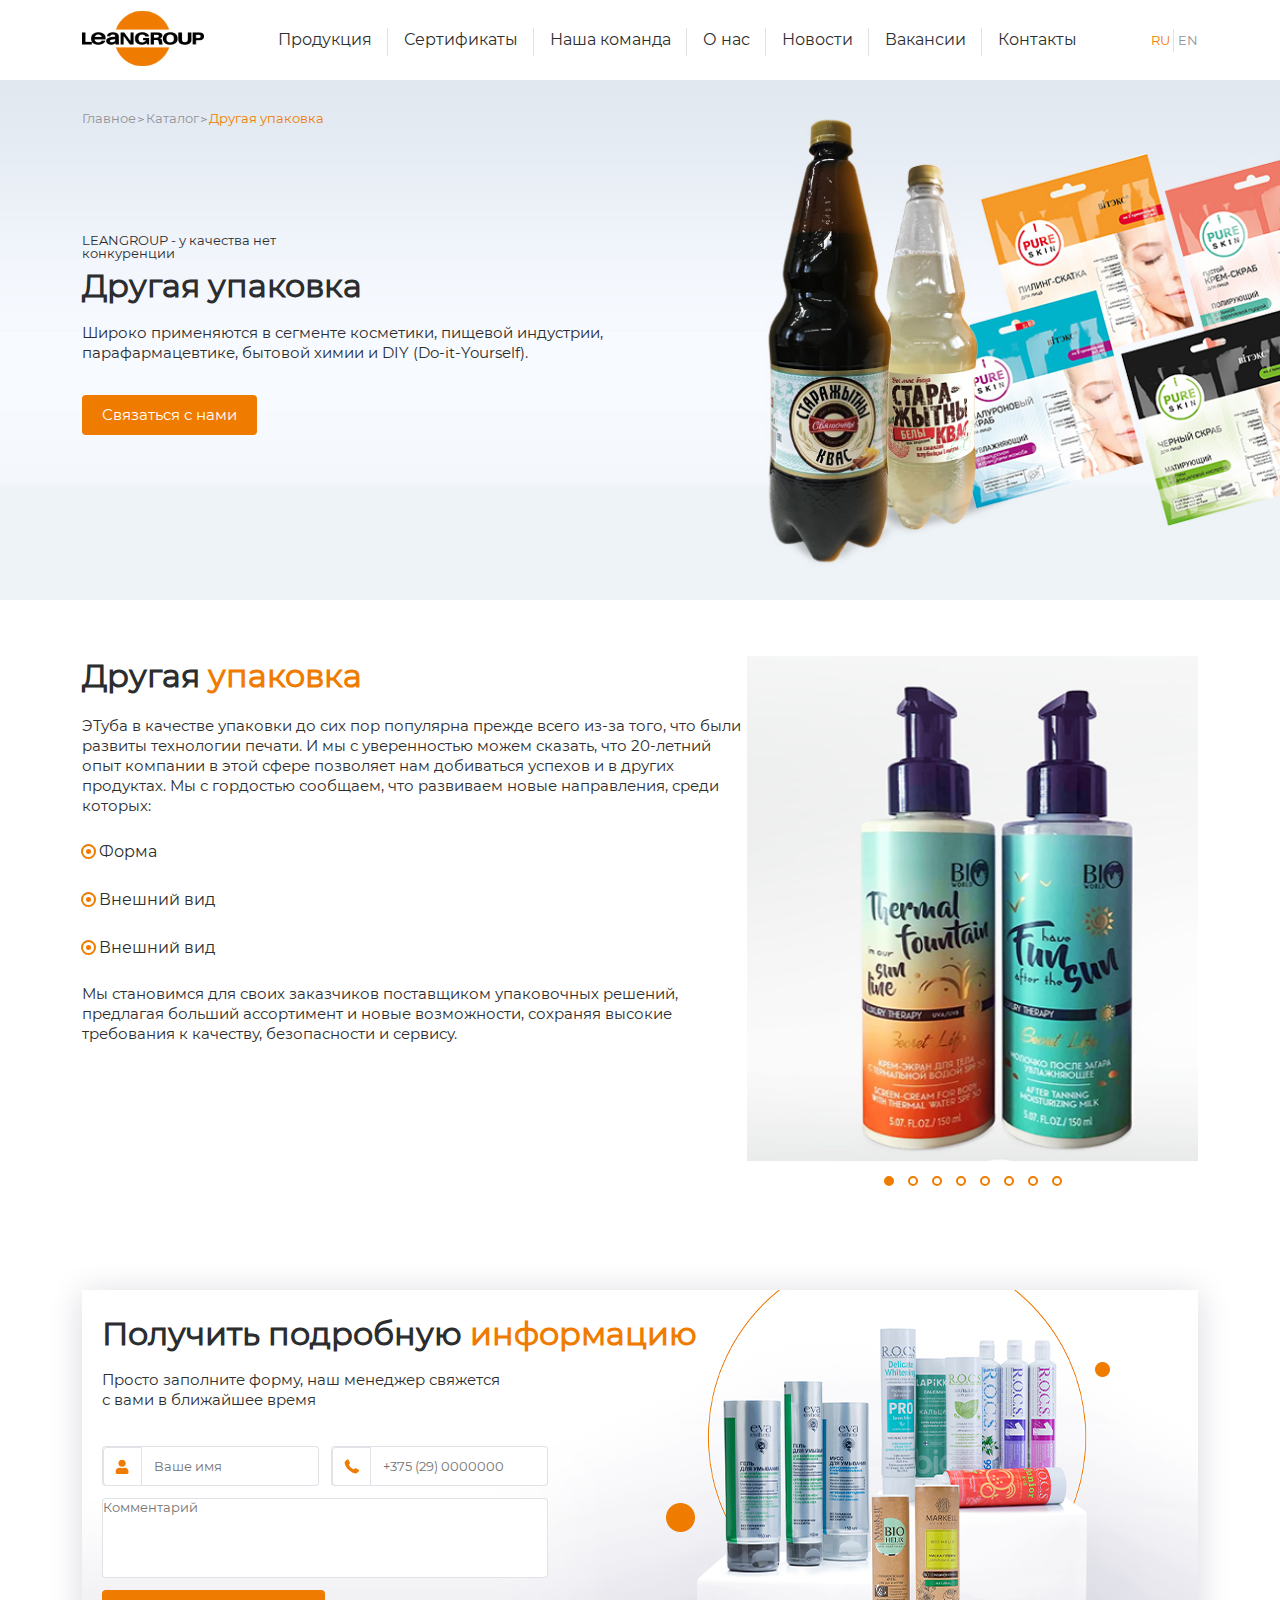
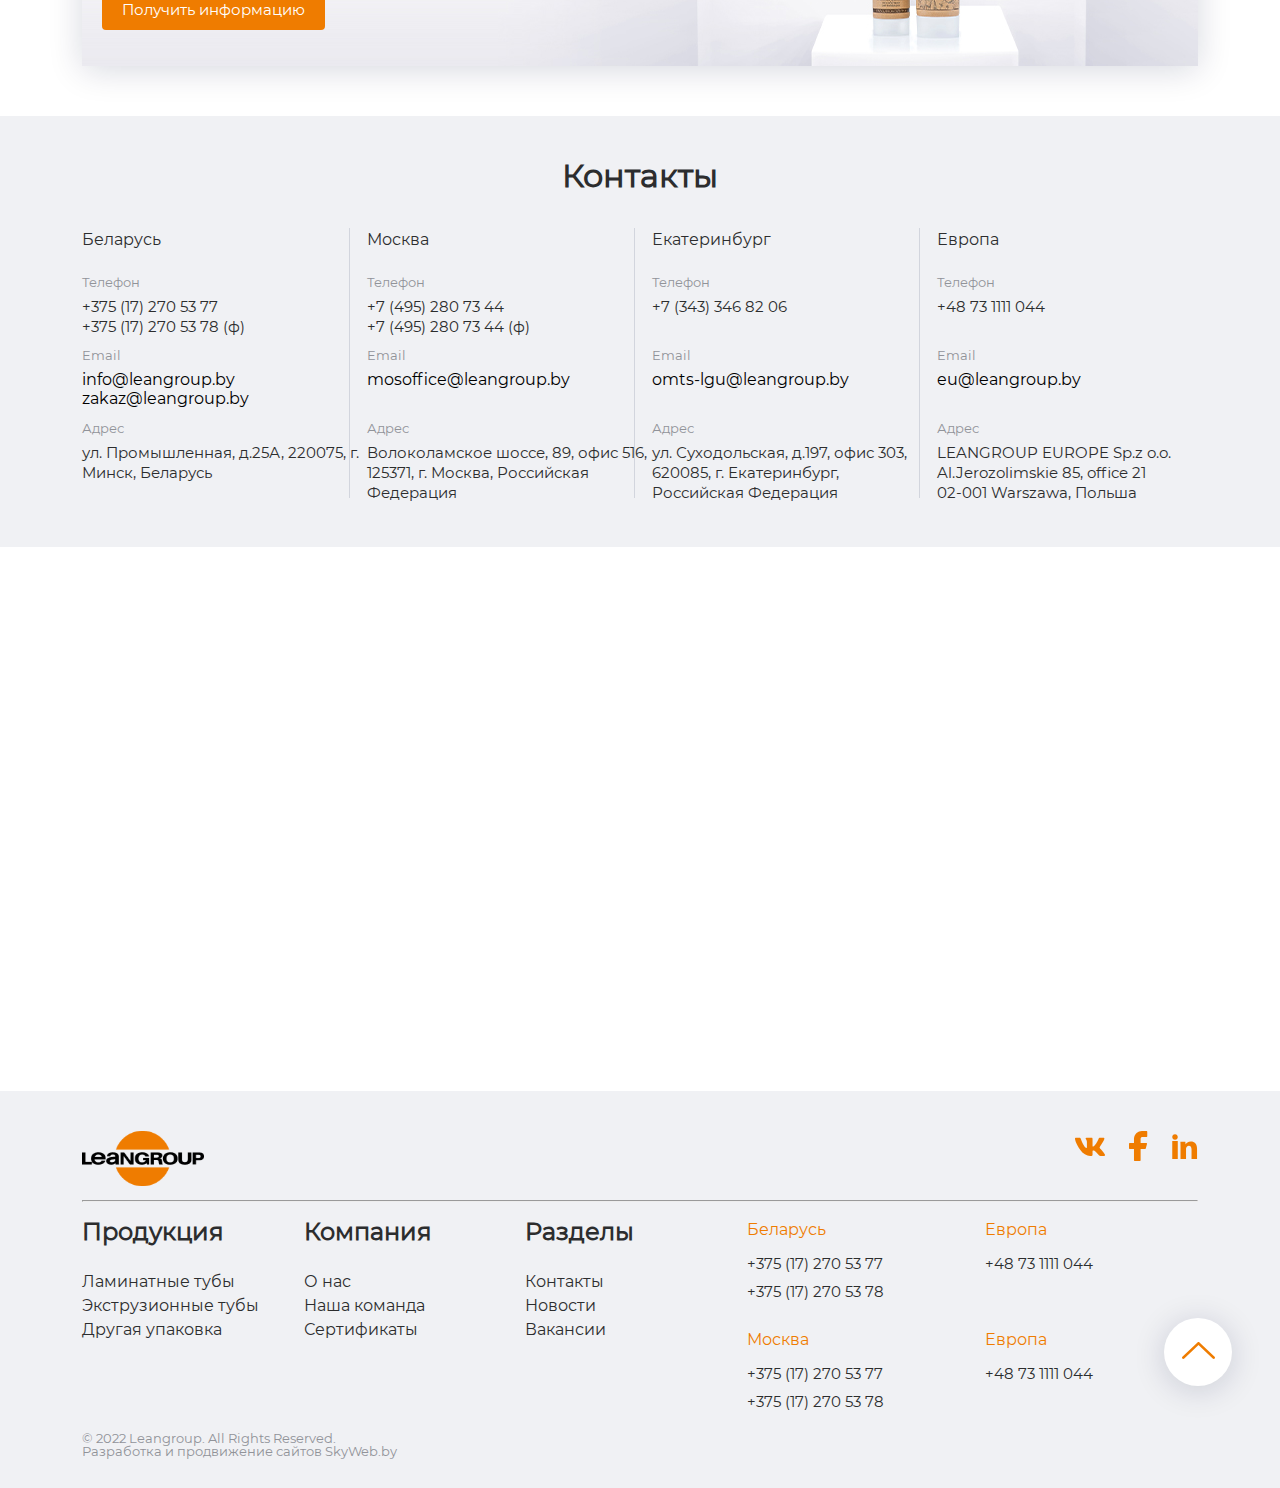
<file: src/pages/others/index.html>
<!DOCTYPE html>
<html lang="en">
<head>
    <meta charset="UTF-8">
    <meta http-equiv="X-UA-Compatible" content="IE=edge">
    <meta name="viewport" content="width=device-width, initial-scale=1.0">
    <title>Document</title>
    <link rel="stylesheet" href="../../../css/style.css">
</head>
<body>
    <header class="header" id="header4">
        <div class="container">
            <nav class="nav">
                <a class="logo" href="../../../index.html">
                    <img  src="../../image/logo.svg" alt="">
                </a>
                <ul class="nav__list">
                    <li class="nav__list-item">
                        <a href="#">Продукция</a>
                    </li>
                    <li class="nav__list-item">
                        <a href="#">Сертификаты</a>
                    </li>
                    <li class="nav__list-item">
                        <a href="#">Наша команда</a>
                    </li>
                    <li class="nav__list-item">
                        <a href="#">О нас</a>
                    </li>
                    <li class="nav__list-item">
                        <a href="#">Новости</a>
                    </li>
                    <li class="nav__list-item">
                        <a href="#">Вакансии</a>
                    </li>
                    <li class="nav__list-item">
                        <a href="#">Контакты</a>
                    </li>
                </ul>
                <div class="lang">
                    <button class="lang__item lang__item_active">RU</button>
                    <button class="lang__item">EN</button>
                </div>
                <div class="burger-menu">
                    <span class="burger-menu__line"></span>
                </div>
            </nav>
        </div>
    </header>
    <main>
        <section class="door door_3">
            <div class="container">
                <ul class="display display_mar">
                    <li class="display__list">
                        <a href="../../../index.html" class="display__list-prime">Главное</a>
                    </li>
                    <li class="display__list">
                        <a href="../../../index.html" class="display__list-prime">Каталог</a>
                    </li>
                    <li class="display__list">Другая упаковка</li>
                </ul>
                    <h1 class="door__title">LEANGROUP - у качества нет конкуренции</h1>
                    <h2 class="door__subtitle">Другая упаковка</h2>
                    <p class="door__description">Широко применяются в сегменте косметики, пищевой индустрии, парафармацевтике, бытовой химии и DIY (Do-it-Yourself).</p>
                    <a href="#" class="door__btn">Связаться с нами</a>
                </div>
        </section>
        <section class="others">
            <div class="container">
                <div class="row">
                    <div class="col-7">
                        <h2 class="others__title">Другая <span>упаковка</span> </h2>
                        <p class="others__info">ЭТуба в качестве упаковки до сих пор популярна прежде всего из-за того, что были развиты технологии печати. И мы с уверенностью можем сказать, что 20-летний опыт компании в этой сфере позволяет нам добиваться успехов и в других продуктах. Мы с гордостью сообщаем, что развиваем новые направления, среди которых:</p>
                        <h3 class="others__subtitle">Форма</h3>
                        <h3 class="others__subtitle">Внешний вид</h3>
                        <h3 class="others__subtitle">Внешний вид</h3>
                        <p class="others__info">Мы становимся для своих заказчиков поставщиком упаковочных решений, предлагая больший ассортимент и новые возможности, сохраняя высокие требования к качеству, безопасности и сервису.</p>
                   </div>
                    <div class="col-5">
                            <div class="owl-carousel owl-theme" id="others-slider">
                                <div class="item"><img src="../../image/slide/others.png" alt=""></div>
                                <div class="item"><img src="../../image/slide/others.png" alt=""></div>
                                <div class="item"><img src="../../image/slide/others.png" alt=""></div>
                                <div class="item"><img src="../../image/slide/others.png" alt=""></div>
                                <div class="item"><img src="../../image/slide/others.png" alt=""></div>
                                <div class="item"><img src="../../image/slide/others.png" alt=""></div>
                                <div class="item"><img src="../../image/slide/others.png" alt=""></div>
                                <div class="item"><img src="../../image/slide/others.png" alt=""></div>
                            </div>
                    </div>
                </div>
            </div>
        </section>
        <section class="feedback feedback_laminant">
            <div class="container">
                <div class="feedback__block">
                    <form class="feedback__form">
                        <h2 class="feedback__title">Получить подробную <span>информацию</span></h2>
                        <p class="feedback__subtitle">Просто заполните форму, наш менеджер свяжется с вами в ближайшее время</p>
                        <div class="feedback__row">
                            <label class="feedback__row-text">
                                <input type="text" placeholder="Ваше имя">
                            </label>
                            <label class="feedback__row-phone">
                                <input type="number" placeholder="+375 (29) 0000000">
                            </label>
                        </div>
                        <textarea placeholder="Комментарий"></textarea>
                        <div><a href="" class="feedback__btn">Получить информацию</a></div>
                    </form>                    
                </div>
            </div>
        </section>
        <section class="contacts">
            <div class="container">
                <h2 class="title">Контакты</h2>
                <div class="row">
                    <div class="col-3">
                            <h3 class="contacts__city">Беларусь</h3>
                            <h4 class="contacts__phone">Телефон</h4>
                            <div class="contacts__box">
                                <a href="" class="contacts__box-number">+375 (17) 270 53 77</a>
                                <br>
                                <a href="" class="contacts__box-number">+375 (17) 270 53 78 (ф)</a>
                            </div>
                            <h5 class="contacts__mail">Email</h5>
                            <div class="contacts__box">
                                <a href="#" class="cotacts__box-email">info@leangroup.by</a>
                                <br>
                                <a href="#" class="cotacts__box-email">zakaz@leangroup.by</a>
                            </div>
                            <h6 class="contacts__addres">Адрес</h6>
                            <p class="contacts__location">ул. Промышленная, д.25А, 220075, г. Минск, Беларусь</p>
                    </div>
                    <div class="col-3">
                            <h3 class="contacts__city">Москва</h3>
                            <h4 class="contacts__phone">Телефон</h4>
                            <div class="contacts__box">
                                <a href="#" class="contacts__box-number">+7 (495) 280 73 44</a>
                                <br>
                                <a href="#" class="contacts__box-number">+7 (495) 280 73 44 (ф)</a>
                            </div>
                            <h5 class="contacts__mail">Email</h5>
                            <div class="contacts__box">
                                <a href="#" class="cotacts__box-email">mosoffice@leangroup.by</a>
                            </div>
                            <h6 class="contacts__addres">Адрес</h6>
                            <p class="contacts__location">Волоколамское шоссе, 89, офис 516, 125371, г. Москва, Российская Федерация</p>
                    </div>
                    <div class="col-3">
                            <h3 class="contacts__city">Екатеринбург</h3>
                            <h4 class="contacts__phone">Телефон</h4>
                            <div class="contacts__box">
                                <a href="" class="contacts__box-number">+7 (343) 346 82 06</a>
                            </div>
                            <h5 class="contacts__mail">Email</h5>
                            <div class="contacts__box">
                                <a href="#" class="cotacts__box-email">omts-lgu@leangroup.by</a>
                            </div>
                            <h6 class="contacts__addres">Адрес</h6>
                            <p class="contacts__location">ул. Суходольская, д.197, офис 303, 620085, г. Екатеринбург, Российская Федерация</p>
                    </div>
                    <div class="col-3">
                            <h3 class="contacts__city">Европа</h3>
                            <h4 class="contacts__phone">Телефон</h4>
                            <div class="contacts__box">
                                <a href="" class="contacts__box-number">+48 73 1111 044</a>
                            </div>
                            <h5 class="contacts__mail">Email</h5>
                            <div class="contacts__box">
                                <a href="#" class="cotacts__box-email">eu@leangroup.by</a>
                            </div>
                            <h6 class="contacts__addres">Адрес</h6>
                            <p class="contacts__location">LEANGROUP EUROPE Sp.z o.o. Al.Jerozolimskie 85, office 21 <br> 02-001 Warszawa, Польша</p>
                    </div>
                </div>
            </div>
        </section>
        <section class="map">
            <iframe src="https://yandex.com/map-widget/v1/?um=constructor%3A07f2b3c4b66dbabeaa70a3191d7946a637534d96c8ec96743e67e025bc192815&amp;source=constructor" width="100%" height="540" frameborder="0"></iframe>
        </section>
    </main>
    <footer class="footer">
        <div class="container">
            <div class="footer__flex">
                <a class="logo" href="">
                    <img  src="../../image/logo.svg" alt="">
                </a>
                <div class="networks">
                    <ul class="networks__link">
                        <li class="networks__link-list">
                            <a href="">
                                <img src="../../image/networks/vk.svg" alt="vk" class="networks-img">
                            </a>
                        </li>
                        <li class="networks__link-list">
                            <a href="">
                                <img src="../../image/networks/fb.svg" alt="facebook" class="networks-img">
                            </a>
                        </li>
                        <li class="networks__link-list">
                            <a href="">
                                <img src="../../image/networks/linkedin.svg" alt="linkedin" class="networks-img">
                            </a>
                        </li>
                    </ul>
                </div>
            </div>
            <hr>
            <div class="row">
                <div class="col-7">
                    <div class="row">
                        <div class="col-4">
                            <h2 class="footer__title">Продукция</h2>
                            <ul class="footer__link">
                                <li class="footer__link-list">
                                    <a href="">Ламинатные тубы</a>
                                </li>
                                <li class="footer__link-list">
                                    <a href="">Экструзионные тубы</a>
                                </li>
                                <li class="footer__link-list">
                                    <a href="">Другая упаковка</a>
                                </li>
                            </ul>
                        </div>
                        <div class="col-4">
                            <h2 class="footer__title">Компания</h2>
                            <ul class="footer__link">
                                <li class="footer__link-list">
                                    <a href="">О нас</a>
                                </li>
                                <li class="footer__link-list">
                                    <a href="">Наша команда</a>
                                </li>
                                <li class="footer__link-list">
                                    <a href="">Сертификаты</a>
                                </li>
                            </ul>
                        </div>
                        <div class="col-4">
                            <h2 class="footer__title">Разделы</h2>
                            <ul class="footer__link">
                                <li class="footer__link-list">
                                    <a href="">Контакты</a>
                                </li>
                                <li class="footer__link-list">
                                    <a href="">Новости</a>
                                </li>
                                <li class="footer__link-list">
                                    <a href="">Вакансии</a>
                                </li>
                            </ul>
                        </div>
                    </div>
                </div>
                <div class="col-5">
                    <div class="row">
                        <div class="col-6">
                            <h3 class="footer__subtitle">Беларусь</h3>
                            <div class="footer__box">
                                <a href="#" class="footer__box-phone footer__box-phone_gap">+375 (17) 270 53 77</a>
                                <br>
                                <a href="#" class="footer__box-phone">+375 (17) 270 53 78</a>
                            </div>
                            <h3 class="footer__subtitle footer__subtitle_gap">Москва</h3>
                            <div class="footer__box">
                                <a href="#" class="footer__box-phone footer__box-phone_gap">+375 (17) 270 53 77</a>
                                <br>
                                <a href="#" class="footer__box-phone">+375 (17) 270 53 78</a>
                            </div>
                        </div>
                        <div class="col-6">
                            <h3 class="footer__subtitle">Европа</h3>
                            <div class="footer__box">
                                <a href="#" class="footer__box-phone">+48 73 1111 044</a>
                            </div>
                            <h3 class="footer__subtitle footer__subtitle_gap">Европа</h3>
                            <div class="footer__box">
                                <a href="#" class="footer__box-phone">+48 73 1111 044</a>
                            </div>
                        </div>
                    </div>
                </div>
                <p class="footer__end">© 2022 Leangroup. All Rights Reserved. <br>
                    Разработка и продвижение сайтов SkyWeb.by</p>
            </div>
            <div class="footer__hook">
                <a href="#header4">
                    <img class="footer__hook-img" src="../../image/hook.svg" alt="">
                </a>
            </div>
        </div>
    </footer>






    <script src="../../libs/jquery/jquery.js"></script>
    <script src="../../libs/owl/owl.carousel.min.js"></script>
    <script src="../../js/main.js"></script>
</body>
</html>
</file>
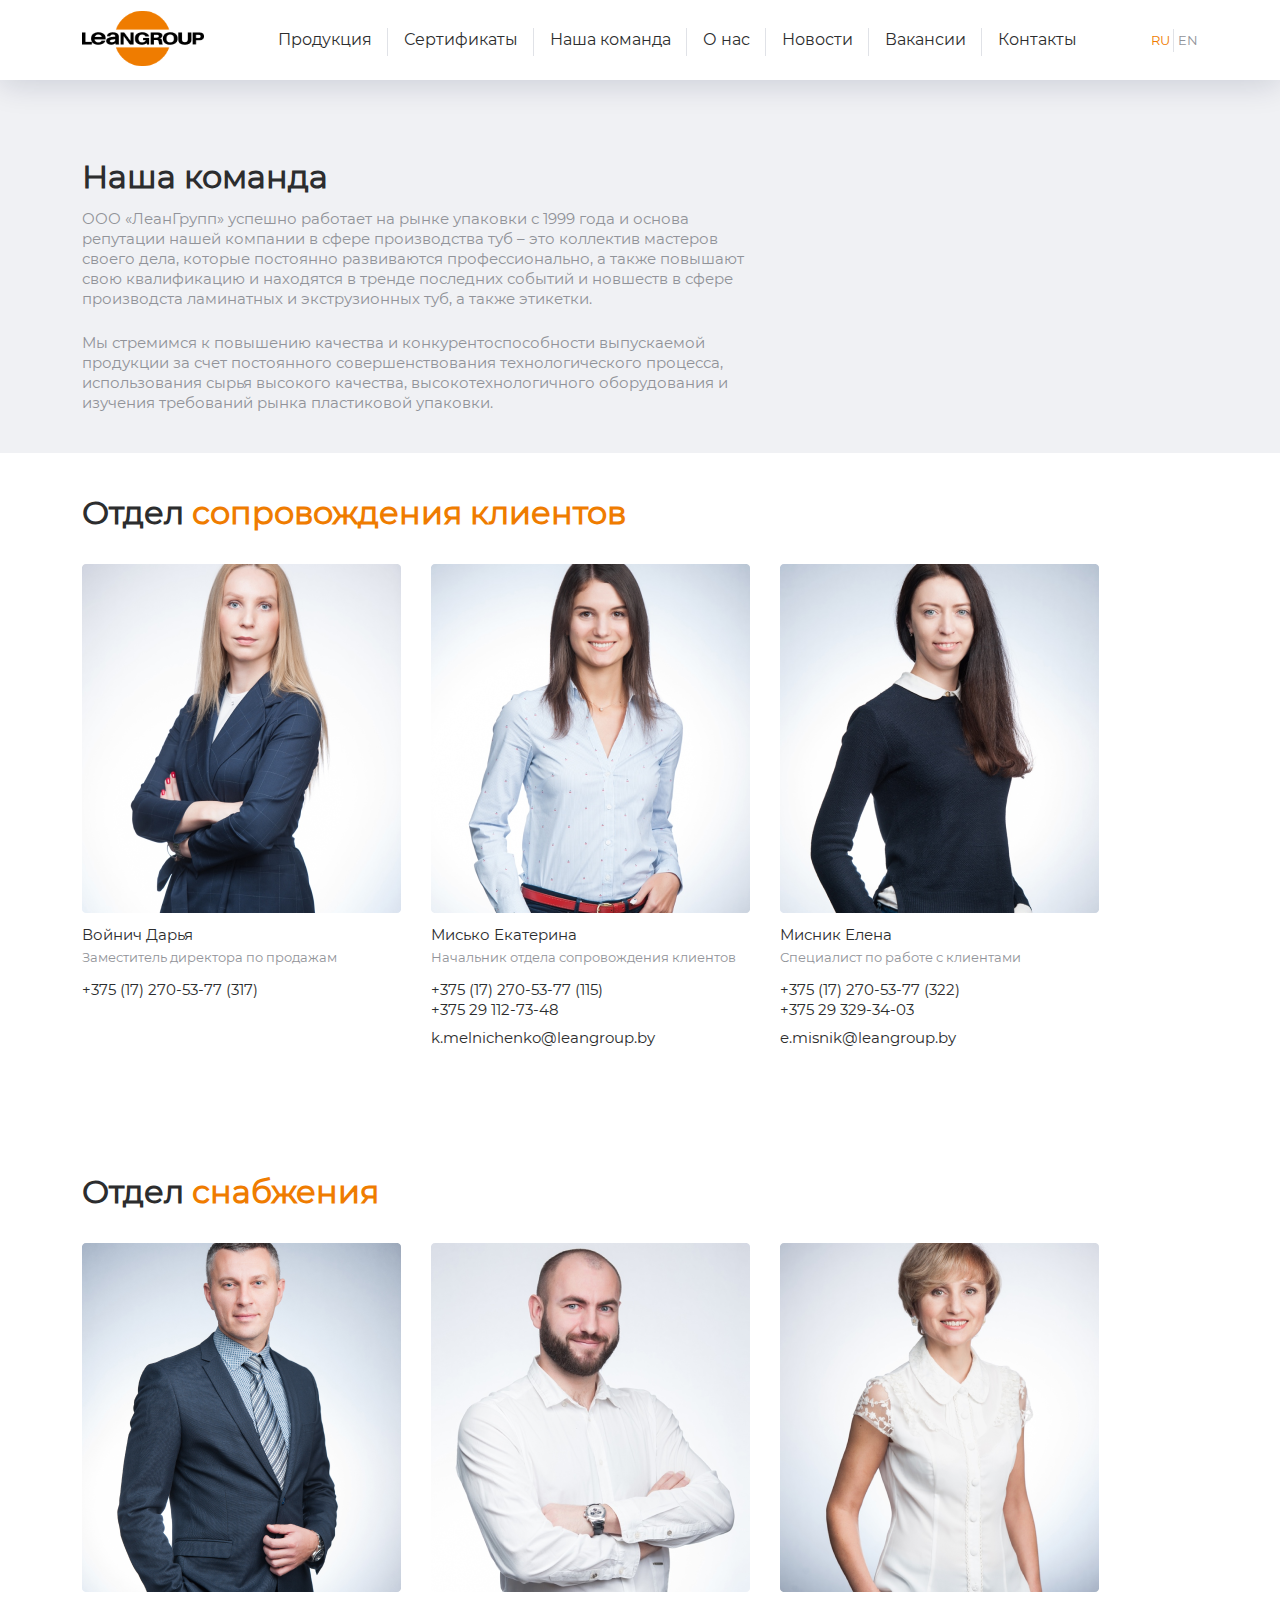
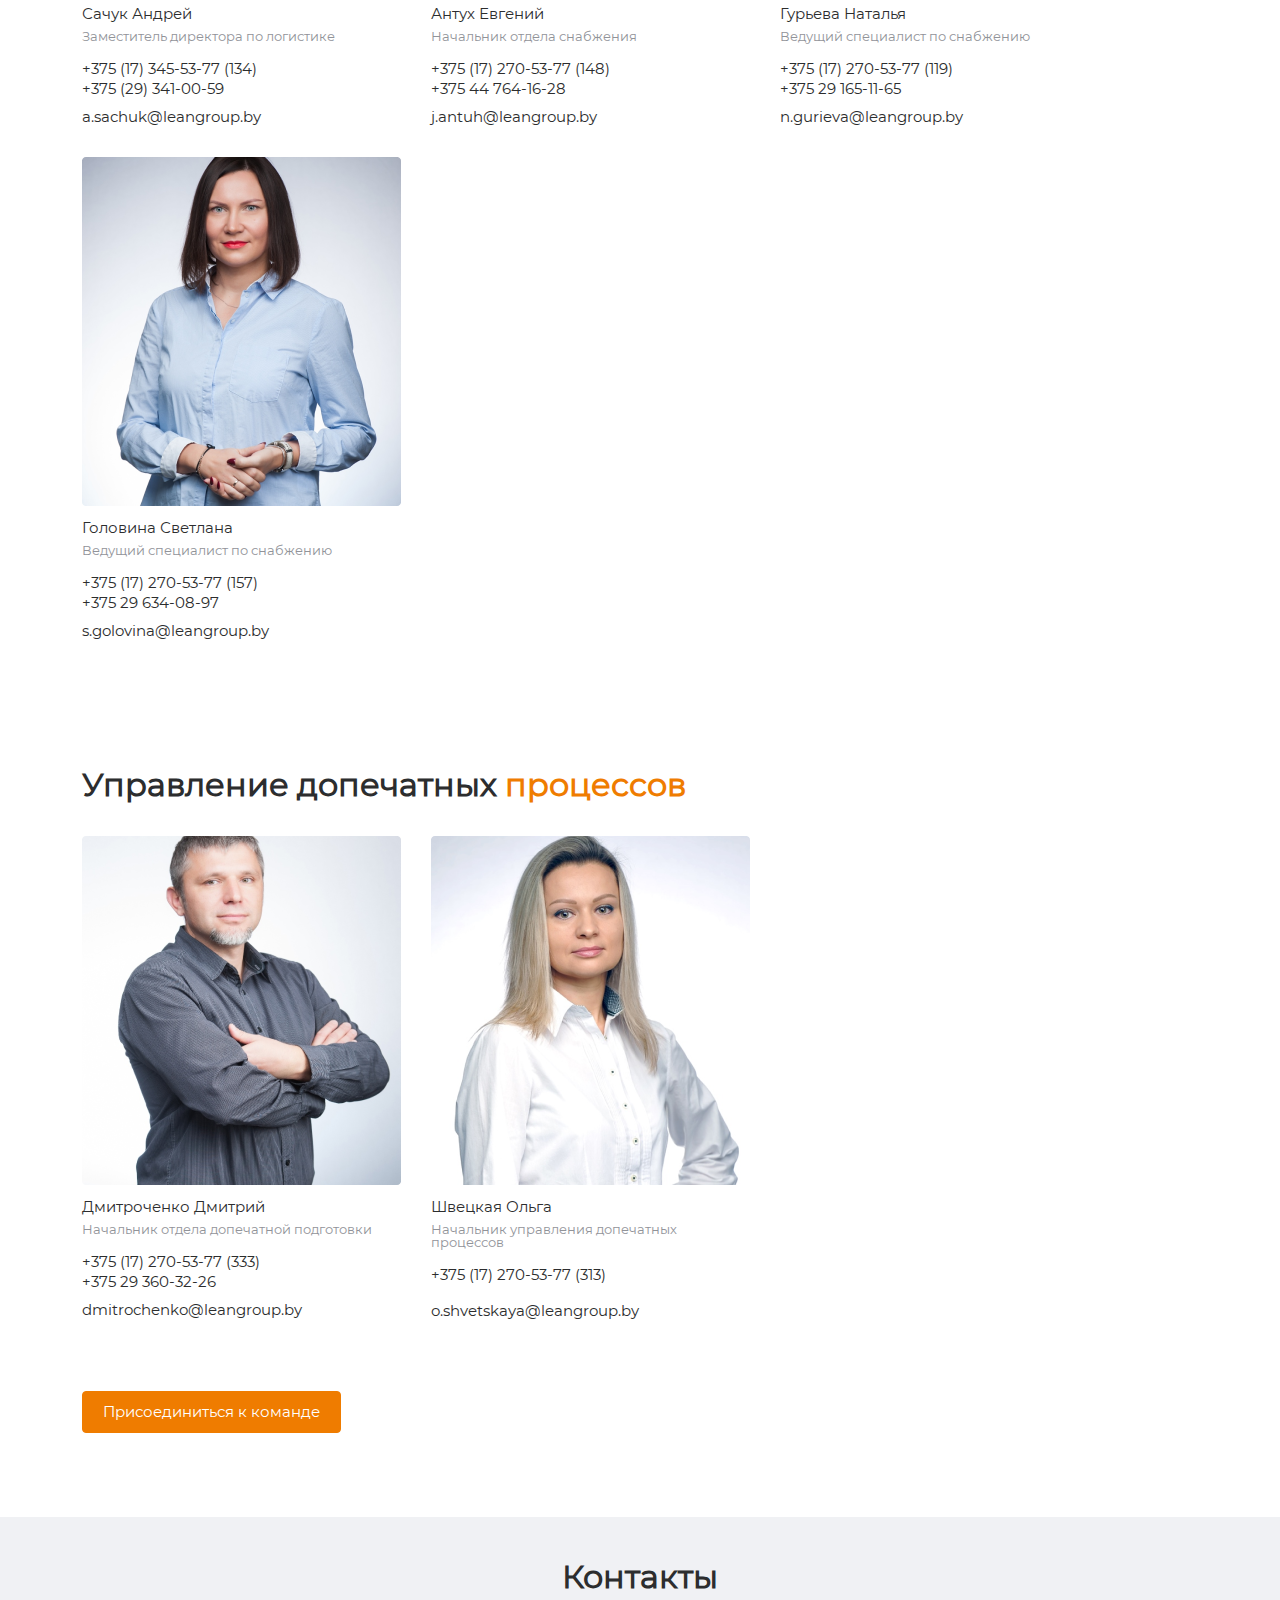
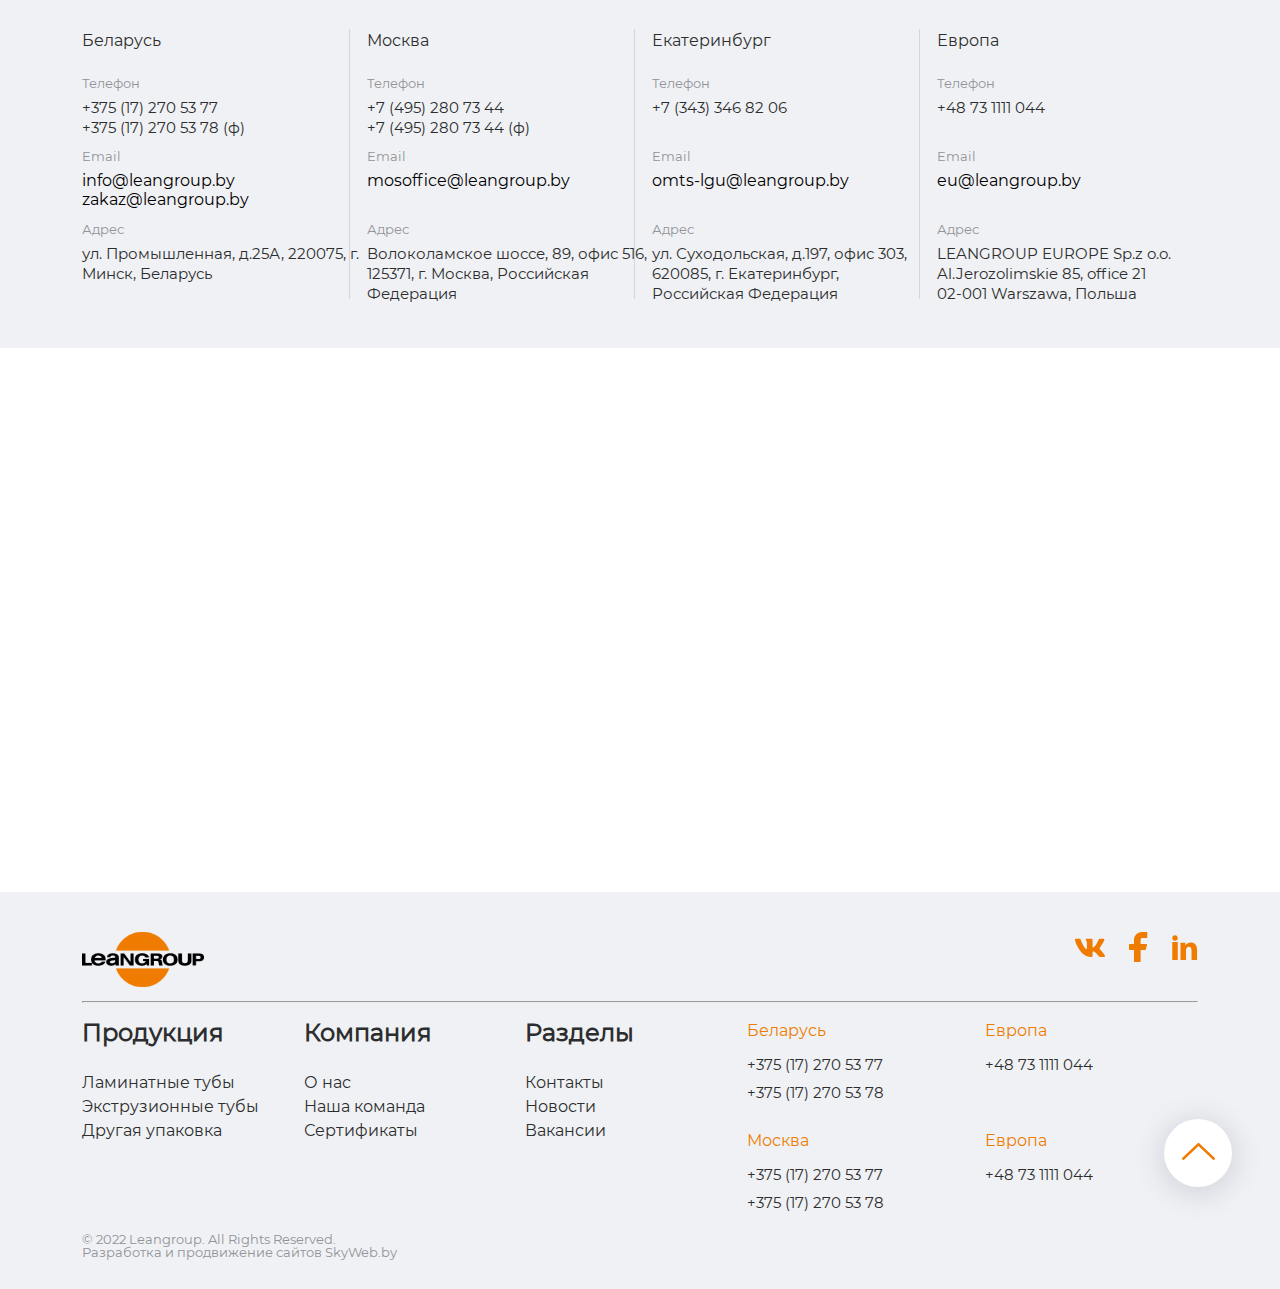
<file: src/pages/ourTeam/index.html>
<!DOCTYPE html>
<html lang="en">
<head>
    <meta charset="UTF-8">
    <meta http-equiv="X-UA-Compatible" content="IE=edge">
    <meta name="viewport" content="width=device-width, initial-scale=1.0">
    <title>Document</title>
    <link rel="stylesheet" href="../../../css/style.css">
</head>
<body>
    <header class="header" id="header4">
        <div class="container">
            <nav class="nav">
                <a class="logo" href="../../../index.html">
                    <img  src="../../image/logo.svg" alt="">
                </a>
                <ul class="nav__list">
                    <li class="nav__list-item">
                        <a href="#">Продукция</a>
                    </li>
                    <li class="nav__list-item">
                        <a href="#">Сертификаты</a>
                    </li>
                    <li class="nav__list-item">
                        <a href="#">Наша команда</a>
                    </li>
                    <li class="nav__list-item">
                        <a href="#">О нас</a>
                    </li>
                    <li class="nav__list-item">
                        <a href="#">Новости</a>
                    </li>
                    <li class="nav__list-item">
                        <a href="#">Вакансии</a>
                    </li>
                    <li class="nav__list-item">
                        <a href="#">Контакты</a>
                    </li>
                </ul>
                <div class="lang">
                    <button class="lang__item lang__item_active">RU</button>
                    <button class="lang__item">EN</button>
                </div>
                <div class="burger-menu">
                    <span class="burger-menu__line"></span>
                </div>
            </nav>
        </div>
    </header>
    <main>
        <section class="ourTeam">
            <div class="container">
                <h1 class="ourTeam__title">Наша команда</h1>
                <p class="ourTeam__subtitle">ООО «ЛеанГрупп» успешно работает на рынке упаковки с 1999 года и основа репутации нашей компании в сфере производства туб – это коллектив мастеров своего дела, которые постоянно развиваются профессионально, а также повышают свою квалификацию и находятся в тренде последних событий и новшеств в сфере производста ламинатных и экструзионных туб, а также этикетки.</p>
                <p class="ourTeam__description"> Мы стремимся к повышению качества и конкурентоспособности выпускаемой продукции за счет постоянного совершенствования технологического процесса, использования сырья высокого качества, высокотехнологичного оборудования и изучения требований рынка пластиковой упаковки.</p>
            </div>
        </section>
        <section class="supply">
            <div class="container">
                <h2 class="supply__title">Отдел <span>сопровождения клиентов</span></h2>
                <div class="gap">
                    <div>
                        <div class="supply__image"></div>
                        <h3 class="supply__subtitle">Войнич Дарья</h3>
                        <p class="supply__description">Заместитель директора по продажам</p>
                        <a href="#" class="supply__number">+375 (17) 270-53-77 (317)</a>
                    </div>
                    <div>
                        <div class="supply__image supply__image_second"></div>
                        <h3 class="supply__subtitle">Мисько Екатерина</h3>
                        <p class="supply__description">Начальник отдела сопровождения клиентов</p>
                        <a href="#" class="supply__number">+375 (17) 270-53-77 (115)</a>
                        <br>
                        <a href="#" class="supply__number supply__number_mar">+375 29 112-73-48</a>
                        <br>
                        <a href="#" class="supply__mail">k.melnichenko@leangroup.by</a>
                    </div>
                    <div>
                        <div class="supply__image supply__image_third"></div>
                        <h3 class="supply__subtitle">Мисник Елена</h3>
                        <p class="supply__description">Специалист по работе с клиентами</p>
                        <a href="#" class="supply__number">+375 (17) 270-53-77 (322)</a>
                        <a href="#" class="supply__number supply__number_mar">+375 29 329-34-03</a>
                        <br>
                        <a href="#" class="supply__mail">e.misnik@leangroup.by</a>
                    </div>
                </div>
            </div>
        </section>
        <section class="purchase">
            <div class="container">
                <h2 class="purchase__title">Отдел <span>снабжения</span></h2>
                <div class="gap">
                    <div>
                        <div class="purchase__image"></div>
                        <h3 class="purchase__subtitle">Сачук Андрей</h3>
                        <p class="purchase__description">Заместитель директора по логистике</p>
                        <a href="#" class="purchase__number">+375 (17) 345-53-77 (134)</a>
                        <br>
                        <a href="#" class="purchase__number purchase__number_mar">+375 (29) 341-00-59</a>
                        <br>
                        <a href="#" class="purchase__mail">a.sachuk@leangroup.by</a>
                    </div>
                    <div>
                        <div class="purchase__image purchase__image_second"></div>
                        <h3 class="purchase__subtitle">Антух Евгений</h3>
                        <p class="purchase__description">Начальник отдела снабжения</p>
                        <a href="#" class="purchase__number">+375 (17) 270-53-77 (148)</a>
                        <br>
                        <a href="#" class="purchase__number purchase__number_mar">+375 44 764-16-28</a>
                        <br>
                        <a href="#" class="purchase__mail">j.antuh@leangroup.by</a>
                    </div>
                    <div>
                        <div class="purchase__image purchase__image_third"></div>
                        <h3 class="purchase__subtitle">Гурьева Наталья</h3>
                        <p class="purchase__description">Ведущий специалист по снабжению</p>
                        <a href="#" class="purchase__number">+375 (17) 270-53-77 (119)</a>
                        <br>
                        <a href="#" class="purchase__number purchase__number_mar">+375 29 165-11-65</a>
                        <br>
                        <a href="#" class="purchase__mail">n.gurieva@leangroup.by</a>
                    </div>
                    <div>
                        <div class="purchase__image purchase__image_fourth"></div>
                        <h3 class="purchase__subtitle">Головина Светлана</h3>
                        <p class="purchase__description">Ведущий специалист по снабжению</p>
                        <a href="#" class="purchase__number">+375 (17) 270-53-77 (157)</a>
                        <br>
                        <a href="#" class="purchase__number purchase__number_mar">+375 29 634-08-97</a>
                        <br>
                        <a href="#" class="purchase__mail">s.golovina@leangroup.by</a>
                    </div>
                </div>
            </div>
        </section>
        <section class="prepress">
            <div class="container">
                <h2 class="prepress__title">Управление допечатных <span> процессов</span></h2>
                <div class="gap">
                    <div>
                        <div class="prepress__image"></div>
                        <h3 class="prepress__subtitle">Дмитроченко Дмитрий</h3>
                        <p class="prepress__description">Начальник отдела допечатной подготовки</p>
                        <a href="#" class="prepress__number">+375 (17) 270-53-77 (333)</a>
                        <br>
                        <a href="#" class="prepress__number prepress__number_mar">+375 29 360-32-26</a>
                        <br>
                        <a href="#" class="prepress__mail">dmitrochenko@leangroup.by</a>
                    </div>
                    <div>
                        <div class="prepress__image prepress__image_second"></div>
                        <h3 class="prepress__subtitle">Швецкая Ольга</h3>
                        <p class="prepress__description">Начальник управления допечатных процессов</p>
                        <a href="#" class="prepress__number prepress__number_mar">+375 (17) 270-53-77 (313)</a>
                        <br>
                        <a href="#" class="prepress__mail prepress__mail_mar">o.shvetskaya@leangroup.by</a>
                    </div>
                </div>
                <a href="" class="prepress__btn">Присоединиться к команде</a>
            </div>
        </section>
        <section class="contacts">
            <div class="container">
                <h2 class="title">Контакты</h2>
                <div class="row">
                    <div class="col-3">
                            <h3 class="contacts__city">Беларусь</h3>
                            <h4 class="contacts__phone">Телефон</h4>
                            <div class="contacts__box">
                                <a href="" class="contacts__box-number">+375 (17) 270 53 77</a>
                                <br>
                                <a href="" class="contacts__box-number">+375 (17) 270 53 78 (ф)</a>
                            </div>
                            <h5 class="contacts__mail">Email</h5>
                            <div class="contacts__box">
                                <a href="#" class="cotacts__box-email">info@leangroup.by</a>
                                <br>
                                <a href="#" class="cotacts__box-email">zakaz@leangroup.by</a>
                            </div>
                            <h6 class="contacts__addres">Адрес</h6>
                            <p class="contacts__location">ул. Промышленная, д.25А, 220075, г. Минск, Беларусь</p>
                    </div>
                    <div class="col-3">
                            <h3 class="contacts__city">Москва</h3>
                            <h4 class="contacts__phone">Телефон</h4>
                            <div class="contacts__box">
                                <a href="#" class="contacts__box-number">+7 (495) 280 73 44</a>
                                <br>
                                <a href="#" class="contacts__box-number">+7 (495) 280 73 44 (ф)</a>
                            </div>
                            <h5 class="contacts__mail">Email</h5>
                            <div class="contacts__box">
                                <a href="#" class="cotacts__box-email">mosoffice@leangroup.by</a>
                            </div>
                            <h6 class="contacts__addres">Адрес</h6>
                            <p class="contacts__location">Волоколамское шоссе, 89, офис 516, 125371, г. Москва, Российская Федерация</p>
                    </div>
                    <div class="col-3">
                            <h3 class="contacts__city">Екатеринбург</h3>
                            <h4 class="contacts__phone">Телефон</h4>
                            <div class="contacts__box">
                                <a href="" class="contacts__box-number">+7 (343) 346 82 06</a>
                            </div>
                            <h5 class="contacts__mail">Email</h5>
                            <div class="contacts__box">
                                <a href="#" class="cotacts__box-email">omts-lgu@leangroup.by</a>
                            </div>
                            <h6 class="contacts__addres">Адрес</h6>
                            <p class="contacts__location">ул. Суходольская, д.197, офис 303, 620085, г. Екатеринбург, Российская Федерация</p>
                    </div>
                    <div class="col-3">
                            <h3 class="contacts__city">Европа</h3>
                            <h4 class="contacts__phone">Телефон</h4>
                            <div class="contacts__box">
                                <a href="" class="contacts__box-number">+48 73 1111 044</a>
                            </div>
                            <h5 class="contacts__mail">Email</h5>
                            <div class="contacts__box">
                                <a href="#" class="cotacts__box-email">eu@leangroup.by</a>
                            </div>
                            <h6 class="contacts__addres">Адрес</h6>
                            <p class="contacts__location">LEANGROUP EUROPE Sp.z o.o. Al.Jerozolimskie 85, office 21 <br> 02-001 Warszawa, Польша</p>
                    </div>
                </div>
            </div>
        </section>
        <section class="map">
            <iframe src="https://yandex.com/map-widget/v1/?um=constructor%3A07f2b3c4b66dbabeaa70a3191d7946a637534d96c8ec96743e67e025bc192815&amp;source=constructor" width="100%" height="540" frameborder="0"></iframe>
        </section>
    </main>
    <footer class="footer">
        <div class="container">
            <div class="footer__flex">
                <a class="logo" href="">
                    <img  src="../../image/logo.svg" alt="">
                </a>
                <div class="networks">
                    <ul class="networks__link">
                        <li class="networks__link-list">
                            <a href="">
                                <img src="../../image/networks/vk.svg" alt="vk" class="networks-img">
                            </a>
                        </li>
                        <li class="networks__link-list">
                            <a href="">
                                <img src="../../image/networks/fb.svg" alt="facebook" class="networks-img">
                            </a>
                        </li>
                        <li class="networks__link-list">
                            <a href="">
                                <img src="../../image/networks/linkedin.svg" alt="linkedin" class="networks-img">
                            </a>
                        </li>
                    </ul>
                </div>
            </div>
            <hr>
            <div class="row">
                <div class="col-7">
                    <div class="row">
                        <div class="col-4">
                            <h2 class="footer__title">Продукция</h2>
                            <ul class="footer__link">
                                <li class="footer__link-list">
                                    <a href="">Ламинатные тубы</a>
                                </li>
                                <li class="footer__link-list">
                                    <a href="">Экструзионные тубы</a>
                                </li>
                                <li class="footer__link-list">
                                    <a href="">Другая упаковка</a>
                                </li>
                            </ul>
                        </div>
                        <div class="col-4">
                            <h2 class="footer__title">Компания</h2>
                            <ul class="footer__link">
                                <li class="footer__link-list">
                                    <a href="">О нас</a>
                                </li>
                                <li class="footer__link-list">
                                    <a href="">Наша команда</a>
                                </li>
                                <li class="footer__link-list">
                                    <a href="">Сертификаты</a>
                                </li>
                            </ul>
                        </div>
                        <div class="col-4">
                            <h2 class="footer__title">Разделы</h2>
                            <ul class="footer__link">
                                <li class="footer__link-list">
                                    <a href="">Контакты</a>
                                </li>
                                <li class="footer__link-list">
                                    <a href="">Новости</a>
                                </li>
                                <li class="footer__link-list">
                                    <a href="">Вакансии</a>
                                </li>
                            </ul>
                        </div>
                    </div>
                </div>
                <div class="col-5">
                    <div class="row">
                        <div class="col-6">
                            <h3 class="footer__subtitle">Беларусь</h3>
                            <div class="footer__box">
                                <a href="#" class="footer__box-phone footer__box-phone_gap">+375 (17) 270 53 77</a>
                                <br>
                                <a href="#" class="footer__box-phone">+375 (17) 270 53 78</a>
                            </div>
                            <h3 class="footer__subtitle footer__subtitle_gap">Москва</h3>
                            <div class="footer__box">
                                <a href="#" class="footer__box-phone footer__box-phone_gap">+375 (17) 270 53 77</a>
                                <br>
                                <a href="#" class="footer__box-phone">+375 (17) 270 53 78</a>
                            </div>
                        </div>
                        <div class="col-6">
                            <h3 class="footer__subtitle">Европа</h3>
                            <div class="footer__box">
                                <a href="#" class="footer__box-phone">+48 73 1111 044</a>
                            </div>
                            <h3 class="footer__subtitle footer__subtitle_gap">Европа</h3>
                            <div class="footer__box">
                                <a href="#" class="footer__box-phone">+48 73 1111 044</a>
                            </div>
                        </div>
                    </div>
                </div>
                <p class="footer__end">© 2022 Leangroup. All Rights Reserved. <br>
                    Разработка и продвижение сайтов SkyWeb.by</p>
            </div>
            <div class="footer__hook">
                <a href="#header4">
                    <img class="footer__hook-img" src="../../image/hook.svg" alt="">
                </a>
            </div>
        </div>
    </footer>






    <script src="../../libs/jquery/jquery.js"></script>
    <script src="../../libs/owl/owl.carousel.min.js"></script>
    <script src="../../js/main.js"></script>
</body>
</html>
</file>
<file: css/style.css>
@import url("../src/libs/btsp/bootstrap-grid.min.css");
@import url("../src/libs/owl/owl.carousel.min.css");
@import url("../src/libs/owl/owl.theme.default.min.css");
@import url(https://cdn.jsdelivr.net/npm/@fancyapps/ui/dist/fancybox.css);
@import url(../src/fonts/Montserrat/style.css);
.home .slide-item {
  padding: 160px 0 155px;
}
.home .slide-item_first {
  background: url("../src/image/home/bg1 1.jpg") center/cover;
}
.home .slide-item_second {
  background: url("../src/image/home/bg2.jpg") center/cover;
}
.home .slide-item_third {
  background: url("../src/image/home/bg3.jpg") center/cover;
}
.home .slide-item__title {
  font-style: normal;
  font-weight: 500;
  font-size: 13px;
  line-height: 13px;
  align-items: center;
  color: #2C2D2E;
  margin-bottom: 16px;
}
.home .slide-item__subtitle {
  font-style: normal;
  font-weight: 600;
  font-size: 32px;
  line-height: 40px;
  align-items: center;
  color: #2C2D2E;
  margin-bottom: 17px;
}
.home .slide-item__description {
  font-style: normal;
  font-weight: 400;
  font-size: 15px;
  line-height: 20px;
  color: #2C2D2E;
  margin-bottom: 17px;
  max-width: 582px;
}
.home .slide-item__btn {
  padding: 10px 20px;
  display: inline-block;
  font-style: normal;
  font-weight: 400;
  font-size: 15px;
  line-height: 20px;
  text-align: center;
  color: #FFFFFF;
  background: #EF7C00;
  border-radius: 4px;
}
.home .owl-theme .owl-nav.disabled + .owl-dots {
  margin-top: 0;
  position: absolute;
  bottom: 40px;
  left: 116px;
}
.home .owl-theme .owl-dots .owl-dot span {
  background: none;
  border: 2px solid #EF7C00;
}
.home .owl-theme .owl-dots .owl-dot.active span, .home .owl-theme .owl-dots .owl-dot:hover span {
  background: #EF7C00;
}

.about {
  padding: 40px 0 56px;
}
.about .title {
  margin-bottom: 32px;
}
.about .title span {
  color: #EF7C00;
}
.about__description {
  font-family: "Montserrat";
  font-style: normal;
  font-weight: 400;
  font-size: 15px;
  line-height: 20px;
  color: #2C2D2E;
  margin-bottom: 30px;
}
.about__image {
  position: relative;
}
.about__image-btn {
  position: absolute;
  right: 220px;
  bottom: 115px;
  z-index: 2;
}

.sertificates {
  padding: 48px 0 40px;
}
.sertificates .title {
  margin-bottom: 31px;
}
.sertificates .title span {
  color: #EF7C00;
}
.sertificates .owl-nav button.owl-next, .sertificates .owl-nav button.owl-prev {
  position: absolute;
  top: 50%;
  transform: translateY(-50%);
}
.sertificates .owl-theme .owl-dots .owl-dot span {
  background: none;
  border: 2px solid #EF7C00;
}
.sertificates .owl-theme .owl-dots .owl-dot.active span, .sertificates .owl-theme .owl-dots .owl-dot:hover span {
  background: #EF7C00;
}
.sertificates .owl-nav button.owl-next {
  right: -60px;
}
.sertificates .owl-nav button.owl-prev {
  left: -60px;
}

.team {
  padding: 80px 0 90px;
}
.team .title {
  margin-bottom: 32px;
}
.team .title span {
  color: #EF7C00;
}
.team__title {
  font-style: normal;
  font-weight: 500;
  font-size: 15px;
  line-height: 20px;
  text-align: center;
  color: #2C2D2E;
  margin: 12px 0 4px;
  min-width: 203px;
}
.team__subtitle {
  font-style: normal;
  font-weight: 500;
  font-size: 13px;
  line-height: 13px;
  text-align: center;
  color: #919399;
  margin-bottom: 16px;
  min-width: 203px;
}
.team__phone {
  display: block;
  font-style: normal;
  font-weight: 500;
  font-size: 13px;
  line-height: 13px;
  text-align: center;
  color: #2C2D2E;
  min-width: 203px;
  margin-bottom: 8px;
}
.team__mail {
  display: block;
  font-style: normal;
  font-weight: 500;
  font-size: 13px;
  line-height: 13px;
  text-align: center;
  color: #2C2D2E;
  min-width: 203px;
  margin-bottom: 52px;
}
.team__btn {
  text-align: center;
}
.team__btn-link {
  font-style: normal;
  font-weight: 400;
  font-size: 15px;
  line-height: 20px;
  text-align: center;
  color: #EF7C00;
  display: inline-block;
  padding: 10px 20px;
  border: 1px solid #EF7C00;
  border-radius: 4px;
}
.team .row {
  gap: 70px;
}

.feedback {
  padding-top: 80px;
}
.feedback_laminant {
  padding-top: 10px;
  padding-bottom: 50px;
}
.feedback__title {
  font-style: normal;
  font-weight: 600;
  font-size: 32px;
  line-height: 40px;
  color: #2C2D2E;
  margin-bottom: 16px;
}
.feedback__title span {
  color: #EF7C00;
}
.feedback__subtitle {
  font-style: normal;
  font-weight: 400;
  font-size: 15px;
  line-height: 20px;
  color: #2C2D2E;
  max-width: 400px;
  margin-bottom: 36px;
}
.feedback__block {
  background: url("../src/image/feedback/banner.png");
  padding: 24px 20px 36px;
  background-size: cover;
  box-shadow: 0px 4px 32px rgba(0, 16, 61, 0.16);
}
.feedback__form {
  display: flex;
  flex-direction: column;
}
.feedback textarea {
  width: 446px;
  height: 80px;
  outline: none;
  resize: none;
  margin-bottom: 12px;
  background: #FFFFFF;
  border: 1px solid rgba(0, 16, 61, 0.12);
  border-radius: 4px;
}
.feedback__row {
  display: flex;
  gap: 12px;
}
.feedback__row-text {
  position: relative;
}
.feedback__row-text::before {
  content: "";
  position: absolute;
  width: 40px;
  height: 40px;
  top: 0;
  left: 0;
  color: #ffffff;
  background: url(../src/image/feedback/user.svg) no-repeat;
  background-size: 39px;
  background-position: center;
}
.feedback__row-phone {
  position: relative;
}
.feedback__row-phone::before {
  content: "";
  position: absolute;
  width: 40px;
  height: 40px;
  top: 0;
  left: 0;
  color: #ffffff;
  background: url(../src/image/feedback/phone.svg) no-repeat;
  background-size: 39px;
  background-position: center;
}
.feedback form input[type=text],
.feedback form input[type=number] {
  width: 217px;
  height: 40px;
  margin-bottom: 12px;
  padding: 10px 0 10px 51px;
  outline: none;
  overflow: hidden;
  background: #FFFFFF;
  border: 1px solid rgba(0, 16, 61, 0.12);
  border-radius: 4px;
}
.feedback__btn {
  display: inline-block;
  padding: 10px 20px;
  font-style: normal;
  font-weight: 400;
  font-size: 15px;
  line-height: 20px;
  text-align: center;
  color: #FFFFFF;
  background: #EF7C00;
  border-radius: 4px;
}

.products {
  padding: 88px 0 80px;
}
.products .title {
  margin-bottom: 32px;
}
.products .title span {
  color: #EF7C00;
}
.products .products-tabs__caption {
  display: flex;
  justify-content: center;
  gap: 44px;
}
.products .products-tabs__link-wrapper {
  text-align: center;
}
.products .products-tabs__link {
  font-style: normal;
  font-weight: 400;
  font-size: 15px;
  line-height: 20px;
  text-align: center;
  border: 1px solid #EF7C00;
  border-radius: 4px;
  padding: 10px 20px;
  display: inline-block;
  color: #EF7C00;
  margin-top: 48px;
}
.products .products-tabs__content {
  display: none;
}
.products .products-tabs__content_active {
  display: block;
}
.products .products-tabs__btn {
  padding: 12px 20px;
  font-style: normal;
  font-weight: 500;
  font-size: 13px;
  line-height: 13px;
  text-align: center;
  color: #EF7C00;
  border: 1px solid rgba(0, 16, 61, 0.12);
  border-radius: 61px;
  cursor: pointer;
  margin-bottom: 48px;
}
.products .products-tabs__btn_active {
  color: #FFFFFF;
  background: #EF7C00;
  border: none;
}
.products .owl-nav button.owl-next, .products .owl-nav button.owl-prev {
  position: absolute;
  top: 50%;
  transform: translateY(-50%);
}
.products .owl-theme .owl-dots .owl-dot span {
  background: none;
  border: 2px solid #EF7C00;
}
.products .owl-theme .owl-dots .owl-dot.active span, .products .owl-theme .owl-dots .owl-dot:hover span {
  background: #EF7C00;
}
.products .owl-nav button.owl-next {
  right: -60px;
}
.products .owl-nav button.owl-prev {
  left: -60px;
}

.news {
  padding: 20px 0 41px;
}
.news .box {
  overflow: hidden;
  height: 370px;
}
.news .title {
  margin-bottom: 32px;
}
.news__image {
  -o-object-fit: cover;
     object-fit: cover;
  margin-bottom: 24px;
}
.news__date {
  font-style: normal;
  font-weight: 500;
  font-size: 13px;
  line-height: 13px;
  color: #919399;
  margin-bottom: 8px;
  display: inline-block;
}
.news__subtitle {
  font-style: normal;
  font-weight: 500;
  font-size: 16px;
  line-height: 24px;
  color: #2C2D2E;
  margin-bottom: 60px;
}
.news__btn {
  text-align: center;
}
.news__btn-link {
  font-style: normal;
  font-weight: 400;
  font-size: 15px;
  line-height: 20px;
  text-align: center;
  color: #EF7C00;
  display: inline-block;
  padding: 10px 20px;
  border: 1px solid #EF7C00;
  border-radius: 4px;
}

.contacts {
  padding: 80px 0 41;
  background: rgba(0, 16, 61, 0.06);
}
.contacts .title {
  margin-bottom: 32px;
  padding-top: 40px;
}
.contacts .col-3 {
  position: relative;
}
.contacts .col-3::before {
  content: "";
  position: absolute;
  width: 1px;
  height: 270px;
  background: rgba(0, 16, 61, 0.12);
  right: 5px;
}
.contacts .col-3:last-of-type::before {
  display: none;
}
.contacts__city {
  font-style: normal;
  font-weight: 500;
  font-size: 16px;
  line-height: 24px;
  color: #2C2D2E;
  margin-bottom: 24px;
}
.contacts__phone {
  font-style: normal;
  font-weight: 500;
  font-size: 13px;
  line-height: 13px;
  color: #919399;
  margin-bottom: 8px;
}
.contacts__mail {
  font-style: normal;
  font-weight: 500;
  font-size: 13px;
  line-height: 13px;
  color: #919399;
  margin-top: 12px;
  margin-bottom: 8px;
}
.contacts__addres {
  margin: 12px 0 8px;
  font-style: normal;
  font-weight: 500;
  font-size: 13px;
  line-height: 13px;
  color: #919399;
}
.contacts__location {
  font-style: normal;
  font-weight: 400;
  font-size: 15px;
  line-height: 20px;
  color: #2C2D2E;
  width: 280px;
  padding-bottom: 44px;
}
.contacts__box {
  height: 40px;
}
.contacts__box-number {
  font-style: normal;
  font-weight: 400;
  font-size: 15px;
  line-height: 20px;
  color: #2C2D2E;
  display: inline-block;
}
.contacts__box-email {
  font-style: normal;
  font-weight: 400;
  font-size: 15px;
  line-height: 20px;
  color: #2C2D2E;
  display: inline-block;
}

.footer {
  background: rgba(0, 16, 61, 0.06);
  position: relative;
}
.footer__hook {
  width: 68px;
  height: 68px;
  position: absolute;
  right: 48px;
  bottom: 102px;
  box-shadow: 0px 4px 32px rgba(0, 16, 61, 0.16);
  border-radius: 58px;
  background: #FFFFFF;
  display: flex;
  justify-content: center;
  align-items: center;
}
.footer__hook-img {
  width: 100%;
  height: 100%;
  cursor: pointer;
}
.footer__end {
  font-style: normal;
  font-weight: 500;
  font-size: 13px;
  line-height: 13px;
  color: #919399;
  padding-bottom: 30px;
}
.footer hr {
  margin-bottom: 16px;
}
.footer .networks__link {
  display: flex;
  align-items: center;
  gap: 24px;
}
.footer__flex {
  display: flex;
  justify-content: space-between;
  padding-top: 40px;
  margin-bottom: 10px;
}
.footer__title {
  font-style: normal;
  font-weight: 600;
  font-size: 24px;
  line-height: 28px;
  color: #2C2D2E;
  margin-bottom: 24px;
}
.footer__link {
  gap: 12px;
}
.footer__link-list {
  font-style: normal;
  font-weight: 500;
  font-size: 16px;
  line-height: 24px;
  display: flex;
  align-items: center;
  color: #2C2D2E;
  transition: 0.4s;
}
.footer__link-list:last-of-type {
  margin-bottom: 90px;
}
.footer__link-list:hover {
  cursor: pointer;
  color: #EF7C00;
}
.footer__subtitle {
  font-style: normal;
  font-weight: 500;
  font-size: 16px;
  line-height: 24px;
  color: #EF7C00;
  margin-bottom: 12px;
}
.footer__subtitle_gap {
  margin-top: 24px;
}
.footer__box {
  height: 50px;
}
.footer__box-phone {
  font-style: normal;
  font-weight: 500;
  font-size: 15px;
  line-height: 20px;
  color: #2C2D2E;
  display: inline-block;
}
.footer__box-phone_gap {
  margin-bottom: 8px;
}

.laminant {
  padding: 56px 0 85px;
}
.laminant .owl-carousel .owl-item img {
  display: block;
  width: 505px;
  height: 505px;
}
.laminant__title {
  font-style: normal;
  font-weight: 600;
  font-size: 32px;
  line-height: 40px;
  color: #2C2D2E;
  margin-bottom: 20px;
}
.laminant__title span {
  color: #EF7C00;
}
.laminant__info {
  font-style: normal;
  font-weight: 400;
  font-size: 15px;
  line-height: 20px;
  color: #2C2D2E;
  margin-bottom: 24px;
  width: 665px;
}
.laminant__description {
  width: 668px;
  font-style: normal;
  font-weight: 500;
  font-size: 15px;
  line-height: 20px;
  color: #2C2D2E;
  margin-bottom: 32px;
}
.laminant__subtitle {
  font-style: normal;
  font-weight: 500;
  font-size: 16px;
  line-height: 24px;
  color: #2C2D2E;
  margin-bottom: 8px;
  position: relative;
  margin-left: 17px;
}
.laminant__subtitle::before {
  content: "";
  position: absolute;
  top: 4px;
  left: -18px;
  width: 15px;
  height: 15px;
  background: url("../../src/image/dot.svg");
}
.laminant .owl-theme .owl-dots .owl-dot span {
  background: none;
  border: 2px solid #EF7C00;
}
.laminant .owl-theme .owl-dots .owl-dot.active span, .laminant .owl-theme .owl-dots .owl-dot:hover span {
  background: #EF7C00;
}

.ourProducts .title {
  margin-bottom: 26px;
}
.ourProducts .title span {
  color: #EF7C00;
}
.ourProducts .flex {
  display: flex;
  gap: 30px;
}
.ourProducts .elastic {
  display: flex;
}
.ourProducts .wrap {
  display: flex;
  gap: 19px;
  align-items: flex-end;
}
.ourProducts .display {
  display: flex;
  gap: 12px;
}
.ourProducts .direction {
  display: flex;
  flex-direction: column;
  gap: 55px;
}
.ourProducts .first {
  background: rgba(0, 16, 61, 0.06);
  border-radius: 4px;
  padding: 16px 24px 17px;
  margin-bottom: 12px;
}
.ourProducts .first__text {
  display: flex;
  gap: 16px;
  margin-bottom: 8px;
}
.ourProducts .first__text-title {
  font-style: normal;
  font-weight: 600;
  font-size: 24px;
  line-height: 28px;
  color: #EF7C00;
}
.ourProducts .first__text-subtitle {
  font-style: normal;
  font-weight: 500;
  font-size: 16px;
  line-height: 24px;
  color: #919399;
  margin-top: 5px;
}
.ourProducts .first__list-item {
  width: 87px;
  height: 13px;
  font-style: normal;
  font-weight: 500;
  font-size: 13px;
  line-height: 13px;
  color: #919399;
  margin-bottom: 8px;
}
.ourProducts .first__list-items {
  width: 87px;
  height: 20px;
  font-style: normal;
  font-weight: 400;
  font-size: 15px;
  line-height: 20px;
  color: #2C2D2E;
  position: relative;
}
.ourProducts .first__list-items_border::before {
  content: "";
  position: absolute;
  width: 203px;
  height: 1px;
  top: 100%;
  left: 0;
  background: rgba(0, 16, 61, 0.12);
}
.ourProducts .first__thread {
  font-style: normal;
  font-weight: 500;
  font-size: 13px;
  line-height: 13px;
  display: flex;
  align-items: center;
  color: #919399;
  margin-bottom: 27.5px;
}
.ourProducts .first__size {
  font-style: normal;
  font-weight: 500;
  font-size: 16px;
  line-height: 24px;
  color: #2C2D2E;
  margin-bottom: 8px;
}
.ourProducts .first__sign {
  font-style: normal;
  font-weight: 400;
  font-size: 15px;
  line-height: 20px;
  color: #919399;
}
.ourProducts .first__type-image {
  margin-top: 51px;
}
.ourProducts .first__type-volume {
  font-style: normal;
  font-weight: 500;
  font-size: 13px;
  line-height: 13px;
  color: #919399;
  margin: 12px 0 0 10px;
}
.ourProducts .second {
  background: rgba(0, 16, 61, 0.06);
  border-radius: 4px;
  padding: 16px 24px 17px;
  margin-bottom: 12px;
}
.ourProducts .second__text {
  display: flex;
  gap: 16px;
  margin-bottom: 8px;
}
.ourProducts .second__text-title {
  font-style: normal;
  font-weight: 600;
  font-size: 24px;
  line-height: 28px;
  color: #EF7C00;
}
.ourProducts .second__text-subtitle {
  font-style: normal;
  font-weight: 500;
  font-size: 16px;
  line-height: 24px;
  color: #919399;
  margin-top: 5px;
}
.ourProducts .second__list-item {
  width: 87px;
  height: 13px;
  font-style: normal;
  font-weight: 500;
  font-size: 13px;
  line-height: 13px;
  color: #919399;
  margin-bottom: 8px;
}
.ourProducts .second__list-items {
  width: 87px;
  height: 20px;
  font-style: normal;
  font-weight: 400;
  font-size: 15px;
  line-height: 20px;
  color: #2C2D2E;
  position: relative;
}
.ourProducts .second__list-items_border::before {
  content: "";
  position: absolute;
  width: 203px;
  height: 1px;
  top: 100%;
  left: 0;
  background: rgba(0, 16, 61, 0.12);
}
.ourProducts .second__thread {
  font-style: normal;
  font-weight: 500;
  font-size: 13px;
  line-height: 13px;
  display: flex;
  align-items: center;
  color: #919399;
  margin-bottom: 27.5px;
}
.ourProducts .second__size {
  font-style: normal;
  font-weight: 500;
  font-size: 16px;
  line-height: 24px;
  color: #2C2D2E;
  margin-bottom: 8px;
}
.ourProducts .second__sign {
  font-style: normal;
  font-weight: 400;
  font-size: 15px;
  line-height: 20px;
  color: #919399;
}
.ourProducts .second__type {
  display: flex;
  flex-direction: column;
  text-align: center;
  font-style: normal;
  font-weight: 500;
  font-size: 13px;
  line-height: 13px;
  color: #919399;
}
.ourProducts .second__type-image {
  margin-top: 25px;
  margin-bottom: 12px;
}
.ourProducts .second__type-volume {
  font-style: normal;
  font-weight: 500;
  font-size: 13px;
  line-height: 13px;
  color: #919399;
  margin: 12px 0 0 10px;
}
.ourProducts .third {
  background: rgba(0, 16, 61, 0.06);
  border-radius: 4px;
  padding: 16px 24px 17px;
  margin-bottom: 12px;
}
.ourProducts .third__text {
  display: flex;
  gap: 16px;
  margin-bottom: 8px;
}
.ourProducts .third__text-title {
  font-style: normal;
  font-weight: 600;
  font-size: 24px;
  line-height: 28px;
  color: #EF7C00;
}
.ourProducts .third__text-subtitle {
  font-style: normal;
  font-weight: 500;
  font-size: 16px;
  line-height: 24px;
  color: #919399;
  margin-top: 5px;
}
.ourProducts .third__list-item {
  width: 87px;
  height: 13px;
  font-style: normal;
  font-weight: 500;
  font-size: 13px;
  line-height: 13px;
  color: #919399;
  margin-bottom: 8px;
}
.ourProducts .third__list-items {
  width: 87px;
  height: 20px;
  font-style: normal;
  font-weight: 400;
  font-size: 15px;
  line-height: 20px;
  color: #2C2D2E;
  position: relative;
}
.ourProducts .third__list-items_border::before {
  content: "";
  position: absolute;
  width: 203px;
  height: 1px;
  top: 100%;
  left: 0;
  background: rgba(0, 16, 61, 0.12);
}
.ourProducts .third__thread {
  font-style: normal;
  font-weight: 500;
  font-size: 13px;
  line-height: 13px;
  display: flex;
  align-items: center;
  color: #919399;
  margin-bottom: 27.5px;
}
.ourProducts .third__size {
  font-style: normal;
  font-weight: 500;
  font-size: 16px;
  line-height: 24px;
  color: #2C2D2E;
  margin-bottom: 8px;
}
.ourProducts .third__sign {
  font-style: normal;
  font-weight: 400;
  font-size: 15px;
  line-height: 20px;
  color: #919399;
  position: relative;
}
.ourProducts .third__sign_border::before {
  content: "";
  position: absolute;
  width: 635px;
  height: 1px;
  left: 0;
  top: 49px;
  background: rgba(0, 16, 61, 0.12);
}
.ourProducts .third__type {
  display: flex;
  flex-direction: column;
  text-align: center;
  font-style: normal;
  font-weight: 500;
  font-size: 13px;
  line-height: 13px;
  color: #919399;
}
.ourProducts .third__type-image {
  margin-top: 25px;
  margin-bottom: 12px;
}
.ourProducts .third__type-volume {
  font-style: normal;
  font-weight: 500;
  font-size: 13px;
  line-height: 13px;
  color: #919399;
  margin: 12px 0 0 10px;
}
.ourProducts .fourth {
  background: rgba(0, 16, 61, 0.06);
  border-radius: 4px;
  padding: 16px 24px 17px;
  margin-bottom: 12px;
}
.ourProducts .fourth__text {
  display: flex;
  gap: 16px;
  margin-bottom: 8px;
}
.ourProducts .fourth__text-title {
  font-style: normal;
  font-weight: 600;
  font-size: 24px;
  line-height: 28px;
  color: #EF7C00;
}
.ourProducts .fourth__text-subtitle {
  font-style: normal;
  font-weight: 500;
  font-size: 16px;
  line-height: 24px;
  color: #919399;
  margin-top: 5px;
}
.ourProducts .fourth__list-item {
  width: 87px;
  height: 13px;
  font-style: normal;
  font-weight: 500;
  font-size: 13px;
  line-height: 13px;
  color: #919399;
  margin-bottom: 8px;
}
.ourProducts .fourth__list-items {
  width: 87px;
  height: 20px;
  font-style: normal;
  font-weight: 400;
  font-size: 15px;
  line-height: 20px;
  color: #2C2D2E;
  position: relative;
}
.ourProducts .fourth__list-items_border::before {
  content: "";
  position: absolute;
  width: 203px;
  height: 1px;
  top: 100%;
  left: 0;
  background: rgba(0, 16, 61, 0.12);
}
.ourProducts .fourth__thread {
  font-style: normal;
  font-weight: 500;
  font-size: 13px;
  line-height: 13px;
  display: flex;
  align-items: center;
  color: #919399;
  margin-bottom: 27.5px;
}
.ourProducts .fourth__size {
  font-style: normal;
  font-weight: 500;
  font-size: 16px;
  line-height: 24px;
  color: #2C2D2E;
  margin-bottom: 8px;
}
.ourProducts .fourth__sign {
  font-style: normal;
  font-weight: 400;
  font-size: 15px;
  line-height: 20px;
  color: #919399;
  position: relative;
}
.ourProducts .fourth__sign_border::before {
  content: "";
  position: absolute;
  width: 635px;
  height: 1px;
  left: 0;
  top: 49px;
  background: rgba(0, 16, 61, 0.12);
}
.ourProducts .fourth__type {
  display: flex;
  flex-direction: column;
  text-align: center;
  font-style: normal;
  font-weight: 500;
  font-size: 13px;
  line-height: 13px;
  color: #919399;
}
.ourProducts .fourth__type-image {
  margin-top: 25px;
  margin-bottom: 12px;
}
.ourProducts .fourth__type-volume {
  font-style: normal;
  font-weight: 500;
  font-size: 13px;
  line-height: 13px;
  color: #919399;
  margin: 12px 0 0 10px;
}
.ourProducts .fifth {
  background: rgba(0, 16, 61, 0.06);
  border-radius: 4px;
  padding: 16px 24px 17px;
  margin-bottom: 12px;
}
.ourProducts .fifth__text {
  display: flex;
  gap: 16px;
  margin-bottom: 8px;
}
.ourProducts .fifth__text-title {
  font-style: normal;
  font-weight: 600;
  font-size: 24px;
  line-height: 28px;
  color: #EF7C00;
}
.ourProducts .fifth__text-subtitle {
  font-style: normal;
  font-weight: 500;
  font-size: 16px;
  line-height: 24px;
  color: #919399;
  margin-top: 5px;
}
.ourProducts .fifth__list-item {
  width: 87px;
  height: 13px;
  font-style: normal;
  font-weight: 500;
  font-size: 13px;
  line-height: 13px;
  color: #919399;
  margin-bottom: 8px;
}
.ourProducts .fifth__list-items {
  width: 87px;
  height: 20px;
  font-style: normal;
  font-weight: 400;
  font-size: 15px;
  line-height: 20px;
  color: #2C2D2E;
  position: relative;
}
.ourProducts .fifth__list-items_border::before {
  content: "";
  position: absolute;
  width: 203px;
  height: 1px;
  top: 100%;
  left: 0;
  background: rgba(0, 16, 61, 0.12);
}
.ourProducts .fifth__thread {
  font-style: normal;
  font-weight: 500;
  font-size: 13px;
  line-height: 13px;
  display: flex;
  align-items: center;
  color: #919399;
  margin-bottom: 27.5px;
}
.ourProducts .fifth__size {
  font-style: normal;
  font-weight: 500;
  font-size: 16px;
  line-height: 24px;
  color: #2C2D2E;
  margin-bottom: 8px;
}
.ourProducts .fifth__sign {
  font-style: normal;
  font-weight: 400;
  font-size: 15px;
  line-height: 20px;
  color: #919399;
  position: relative;
}
.ourProducts .fifth__sign_border::before {
  content: "";
  position: absolute;
  width: 635px;
  height: 1px;
  left: 0;
  top: 49px;
  background: rgba(0, 16, 61, 0.12);
}
.ourProducts .fifth__type {
  display: flex;
  flex-direction: column;
  text-align: center;
  font-style: normal;
  font-weight: 500;
  font-size: 13px;
  line-height: 13px;
  color: #919399;
}
.ourProducts .fifth__type-image {
  margin-top: 25px;
  margin-bottom: 12px;
}
.ourProducts .fifth__type-volume {
  font-style: normal;
  font-weight: 500;
  font-size: 13px;
  line-height: 13px;
  color: #919399;
  margin: 12px 0 0 10px;
}
.ourProducts .sixth {
  background: rgba(0, 16, 61, 0.06);
  border-radius: 4px;
  padding: 16px 24px 17px;
  margin-bottom: 12px;
}
.ourProducts .sixth__text {
  display: flex;
  gap: 16px;
  margin-bottom: 8px;
}
.ourProducts .sixth__text-title {
  font-style: normal;
  font-weight: 600;
  font-size: 24px;
  line-height: 28px;
  color: #EF7C00;
}
.ourProducts .sixth__text-subtitle {
  font-style: normal;
  font-weight: 500;
  font-size: 16px;
  line-height: 24px;
  color: #919399;
  margin-top: 5px;
}
.ourProducts .sixth__list-item {
  width: 87px;
  height: 13px;
  font-style: normal;
  font-weight: 500;
  font-size: 13px;
  line-height: 13px;
  color: #919399;
  margin-bottom: 8px;
}
.ourProducts .sixth__list-items {
  width: 87px;
  height: 20px;
  font-style: normal;
  font-weight: 400;
  font-size: 15px;
  line-height: 20px;
  color: #2C2D2E;
  position: relative;
}
.ourProducts .sixth__list-items_border::before {
  content: "";
  position: absolute;
  width: 203px;
  height: 1px;
  top: 100%;
  left: 0;
  background: rgba(0, 16, 61, 0.12);
}
.ourProducts .sixth__thread {
  font-style: normal;
  font-weight: 500;
  font-size: 13px;
  line-height: 13px;
  display: flex;
  align-items: center;
  color: #919399;
  margin-bottom: 27.5px;
}
.ourProducts .sixth__size {
  font-style: normal;
  font-weight: 500;
  font-size: 16px;
  line-height: 24px;
  color: #2C2D2E;
  margin-bottom: 8px;
}
.ourProducts .sixth__sign {
  font-style: normal;
  font-weight: 400;
  font-size: 15px;
  line-height: 20px;
  color: #919399;
  position: relative;
}
.ourProducts .sixth__sign_border::before {
  content: "";
  position: absolute;
  width: 635px;
  height: 1px;
  left: 0;
  top: 49px;
  background: rgba(0, 16, 61, 0.12);
}
.ourProducts .sixth__type {
  display: flex;
  flex-direction: column;
  text-align: center;
  font-style: normal;
  font-weight: 500;
  font-size: 13px;
  line-height: 13px;
  color: #919399;
}
.ourProducts .sixth__type-image {
  margin-top: 25px;
  margin-bottom: 12px;
}
.ourProducts .sixth__type-volume {
  font-style: normal;
  font-weight: 500;
  font-size: 13px;
  line-height: 13px;
  color: #919399;
  margin: 12px 0 0 10px;
}
.ourProducts .seventh {
  background: rgba(0, 16, 61, 0.06);
  border-radius: 4px;
  padding: 16px 24px 17px;
  margin-bottom: 12px;
}
.ourProducts .seventh__text {
  display: flex;
  gap: 16px;
  margin-bottom: 8px;
}
.ourProducts .seventh__text-title {
  font-style: normal;
  font-weight: 600;
  font-size: 24px;
  line-height: 28px;
  color: #EF7C00;
}
.ourProducts .seventh__text-subtitle {
  font-style: normal;
  font-weight: 500;
  font-size: 16px;
  line-height: 24px;
  color: #919399;
  margin-top: 5px;
}
.ourProducts .seventh__list-item {
  width: 87px;
  height: 13px;
  font-style: normal;
  font-weight: 500;
  font-size: 13px;
  line-height: 13px;
  color: #919399;
  margin-bottom: 8px;
}
.ourProducts .seventh__list-items {
  width: 87px;
  height: 20px;
  font-style: normal;
  font-weight: 400;
  font-size: 15px;
  line-height: 20px;
  color: #2C2D2E;
  position: relative;
}
.ourProducts .seventh__list-items_border::before {
  content: "";
  position: absolute;
  width: 203px;
  height: 1px;
  top: 100%;
  left: 0;
  background: rgba(0, 16, 61, 0.12);
}
.ourProducts .seventh__thread {
  font-style: normal;
  font-weight: 500;
  font-size: 13px;
  line-height: 13px;
  display: flex;
  align-items: center;
  color: #919399;
  margin-bottom: 27.5px;
}
.ourProducts .seventh__size {
  font-style: normal;
  font-weight: 500;
  font-size: 16px;
  line-height: 24px;
  color: #2C2D2E;
  margin-bottom: 8px;
}
.ourProducts .seventh__sign {
  font-style: normal;
  font-weight: 400;
  font-size: 15px;
  line-height: 20px;
  color: #919399;
  position: relative;
}
.ourProducts .seventh__sign_border::before {
  content: "";
  position: absolute;
  width: 635px;
  height: 1px;
  left: 0;
  top: 49px;
  background: rgba(0, 16, 61, 0.12);
}
.ourProducts .seventh__type {
  display: flex;
  flex-direction: column;
  text-align: center;
  font-style: normal;
  font-weight: 500;
  font-size: 13px;
  line-height: 13px;
  color: #919399;
}
.ourProducts .seventh__type-image {
  margin-top: 25px;
  margin-bottom: 12px;
}
.ourProducts .seventh__type-volume {
  font-style: normal;
  font-weight: 500;
  font-size: 13px;
  line-height: 13px;
  color: #919399;
  margin: 12px 0 0 10px;
}
.ourProducts .eighth {
  background: rgba(0, 16, 61, 0.06);
  border-radius: 4px;
  padding: 16px 24px 17px;
  margin-bottom: 12px;
}
.ourProducts .eighth__text {
  display: flex;
  gap: 16px;
  margin-bottom: 8px;
}
.ourProducts .eighth__text-title {
  font-style: normal;
  font-weight: 600;
  font-size: 24px;
  line-height: 28px;
  color: #EF7C00;
}
.ourProducts .eighth__text-subtitle {
  font-style: normal;
  font-weight: 500;
  font-size: 16px;
  line-height: 24px;
  color: #919399;
  margin-top: 5px;
}
.ourProducts .eighth__list-item {
  width: 87px;
  height: 13px;
  font-style: normal;
  font-weight: 500;
  font-size: 13px;
  line-height: 13px;
  color: #919399;
  margin-bottom: 8px;
}
.ourProducts .eighth__list-items {
  width: 87px;
  height: 20px;
  font-style: normal;
  font-weight: 400;
  font-size: 15px;
  line-height: 20px;
  color: #2C2D2E;
  position: relative;
}
.ourProducts .eighth__list-items_border::before {
  content: "";
  position: absolute;
  width: 203px;
  height: 1px;
  top: 100%;
  left: 0;
  background: rgba(0, 16, 61, 0.12);
}
.ourProducts .eighth__thread {
  font-style: normal;
  font-weight: 500;
  font-size: 13px;
  line-height: 13px;
  display: flex;
  align-items: center;
  color: #919399;
  margin-bottom: 27.5px;
}
.ourProducts .eighth__size {
  font-style: normal;
  font-weight: 500;
  font-size: 16px;
  line-height: 24px;
  color: #2C2D2E;
  margin-bottom: 8px;
}
.ourProducts .eighth__sign {
  font-style: normal;
  font-weight: 400;
  font-size: 15px;
  line-height: 20px;
  color: #919399;
  position: relative;
}
.ourProducts .eighth__sign_border::before {
  content: "";
  position: absolute;
  width: 635px;
  height: 1px;
  left: 0;
  top: 49px;
  background: rgba(0, 16, 61, 0.12);
}
.ourProducts .eighth__type {
  display: flex;
  flex-direction: column;
  text-align: center;
  font-style: normal;
  font-weight: 500;
  font-size: 13px;
  line-height: 13px;
  color: #919399;
}
.ourProducts .eighth__type-image {
  margin-top: 25px;
  margin-bottom: 12px;
}
.ourProducts .eighth__type-volume {
  font-style: normal;
  font-weight: 500;
  font-size: 13px;
  line-height: 13px;
  color: #919399;
  margin: 12px 0 0 10px;
}
.ourProducts .ninth {
  background: rgba(0, 16, 61, 0.06);
  border-radius: 4px;
  padding: 16px 24px 17px;
  margin-bottom: 12px;
}
.ourProducts .ninth__text {
  display: flex;
  gap: 16px;
  margin-bottom: 8px;
}
.ourProducts .ninth__text-title {
  font-style: normal;
  font-weight: 600;
  font-size: 24px;
  line-height: 28px;
  color: #EF7C00;
}
.ourProducts .ninth__text-subtitle {
  font-style: normal;
  font-weight: 500;
  font-size: 16px;
  line-height: 24px;
  color: #919399;
  margin-top: 5px;
}
.ourProducts .ninth__list-item {
  width: 87px;
  height: 13px;
  font-style: normal;
  font-weight: 500;
  font-size: 13px;
  line-height: 13px;
  color: #919399;
  margin-bottom: 8px;
}
.ourProducts .ninth__list-items {
  width: 87px;
  height: 20px;
  font-style: normal;
  font-weight: 400;
  font-size: 15px;
  line-height: 20px;
  color: #2C2D2E;
  position: relative;
}
.ourProducts .ninth__list-items_border::before {
  content: "";
  position: absolute;
  width: 203px;
  height: 1px;
  top: 100%;
  left: 0;
  background: rgba(0, 16, 61, 0.12);
}
.ourProducts .ninth__thread {
  font-style: normal;
  font-weight: 500;
  font-size: 13px;
  line-height: 13px;
  display: flex;
  align-items: center;
  color: #919399;
  margin-bottom: 27.5px;
}
.ourProducts .ninth__size {
  font-style: normal;
  font-weight: 500;
  font-size: 16px;
  line-height: 24px;
  color: #2C2D2E;
  margin-bottom: 8px;
}
.ourProducts .ninth__sign {
  font-style: normal;
  font-weight: 400;
  font-size: 15px;
  line-height: 20px;
  color: #919399;
  position: relative;
}
.ourProducts .ninth__sign_border::before {
  content: "";
  position: absolute;
  width: 635px;
  height: 1px;
  left: 0;
  top: 49px;
  background: rgba(0, 16, 61, 0.12);
}
.ourProducts .ninth__type {
  display: flex;
  flex-direction: column;
  text-align: center;
  font-style: normal;
  font-weight: 500;
  font-size: 13px;
  line-height: 13px;
  color: #919399;
}
.ourProducts .ninth__type-image {
  margin-top: 25px;
  margin-bottom: 12px;
}
.ourProducts .ninth__type-volume {
  font-style: normal;
  font-weight: 500;
  font-size: 13px;
  line-height: 13px;
  color: #919399;
  margin: 12px 0 0 10px;
}
.ourProducts .tenth {
  background: rgba(0, 16, 61, 0.06);
  border-radius: 4px;
  padding: 16px 24px 17px;
  margin-bottom: 12px;
}
.ourProducts .tenth__text {
  display: flex;
  gap: 16px;
  margin-bottom: 8px;
}
.ourProducts .tenth__text-title {
  font-style: normal;
  font-weight: 600;
  font-size: 24px;
  line-height: 28px;
  color: #EF7C00;
}
.ourProducts .tenth__text-subtitle {
  font-style: normal;
  font-weight: 500;
  font-size: 16px;
  line-height: 24px;
  color: #919399;
  margin-top: 5px;
}
.ourProducts .tenth__list-item {
  width: 87px;
  height: 13px;
  font-style: normal;
  font-weight: 500;
  font-size: 13px;
  line-height: 13px;
  color: #919399;
  margin-bottom: 8px;
}
.ourProducts .tenth__list-items {
  width: 87px;
  height: 20px;
  font-style: normal;
  font-weight: 400;
  font-size: 15px;
  line-height: 20px;
  color: #2C2D2E;
  position: relative;
}
.ourProducts .tenth__list-items_border::before {
  content: "";
  position: absolute;
  width: 203px;
  height: 1px;
  top: 100%;
  left: 0;
  background: rgba(0, 16, 61, 0.12);
}
.ourProducts .tenth__thread {
  font-style: normal;
  font-weight: 500;
  font-size: 13px;
  line-height: 13px;
  display: flex;
  align-items: center;
  color: #919399;
  margin-bottom: 27.5px;
}
.ourProducts .tenth__size {
  font-style: normal;
  font-weight: 500;
  font-size: 16px;
  line-height: 24px;
  color: #2C2D2E;
  margin-bottom: 8px;
}
.ourProducts .tenth__sign {
  font-style: normal;
  font-weight: 400;
  font-size: 15px;
  line-height: 20px;
  color: #919399;
  position: relative;
}
.ourProducts .tenth__sign_border::before {
  content: "";
  position: absolute;
  width: 635px;
  height: 1px;
  left: 0;
  top: 49px;
  background: rgba(0, 16, 61, 0.12);
}
.ourProducts .tenth__type {
  display: flex;
  flex-direction: column;
  text-align: center;
  font-style: normal;
  font-weight: 500;
  font-size: 13px;
  line-height: 13px;
  color: #919399;
}
.ourProducts .tenth__type_wd {
  width: 42px;
  position: relative;
  top: -31px;
}
.ourProducts .tenth__type_wh {
  width: 62px;
}
.ourProducts .tenth__type_position {
  position: relative;
  top: -31px;
}
.ourProducts .tenth__type-image {
  margin-top: 25px;
  margin-bottom: 12px;
}
.ourProducts .tenth__type-volume {
  font-style: normal;
  font-weight: 500;
  font-size: 13px;
  line-height: 13px;
  color: #919399;
  margin: 12px 0 0 10px;
}
.data {
  padding: 64px 0 104px;
}
.data__text {
  display: flex;
  gap: 4px;
}
.data__text-title {
  width: 36px;
  height: 24px;
  font-style: normal;
  font-weight: 500;
  font-size: 16px;
  line-height: 24px;
  color: #EF7C00;
  margin-bottom: 4px;
  position: relative;
}
.data__text-title_border::before {
  content: "";
  position: absolute;
  left: 0;
  top: -24px;
  width: 1295px;
  height: 1px;
  background: rgba(0, 16, 61, 0.12);
}
.data__text-title_border::after {
  content: "";
  position: absolute;
  left: 0;
  top: 230px;
  width: 1295px;
  height: 1px;
  background: rgba(0, 16, 61, 0.12);
}
.data__text-subtitle {
  width: 512px;
  font-style: normal;
  font-weight: 400;
  font-size: 15px;
  line-height: 20px;
  color: #2C2D2E;
  margin-bottom: 8px;
}
.data__info {
  display: flex;
  gap: 4px;
}
.data__info-title {
  font-style: normal;
  font-weight: 500;
  font-size: 16px;
  line-height: 24px;
  color: #0DC268;
  margin: 20px 0 8px;
  width: 36px;
}
.data__info-subtitle {
  font-style: normal;
  font-weight: 500;
  font-size: 15px;
  line-height: 20px;
  color: #0DC268;
  margin: 20px 0 8px;
}
.data__size {
  font-style: normal;
  font-weight: 500;
  font-size: 15px;
  line-height: 20px;
  color: #EF7C00;
  margin-bottom: 6px;
}
.data__list {
  font-style: normal;
  font-weight: 400;
  font-size: 15px;
  line-height: 20px;
  color: #2C2D2E;
  margin-bottom: 6px;
}

.ext {
  padding: 56px 0 85px;
}
.ext .owl-carousel .owl-item img {
  display: block;
  width: 505px;
  height: 505px;
}
.ext__title {
  font-style: normal;
  font-weight: 600;
  font-size: 32px;
  line-height: 40px;
  color: #2C2D2E;
  margin-bottom: 20px;
}
.ext__title span {
  color: #EF7C00;
}
.ext__info {
  font-style: normal;
  font-weight: 400;
  font-size: 15px;
  line-height: 20px;
  color: #2C2D2E;
  margin-bottom: 24px;
  width: 665px;
}
.ext__info_mar {
  margin-bottom: 44px;
}
.ext__description {
  width: 668px;
  font-style: normal;
  font-weight: 500;
  font-size: 15px;
  line-height: 20px;
  color: #2C2D2E;
  margin-bottom: 32px;
}
.ext__subtitle {
  font-style: normal;
  font-weight: 500;
  font-size: 16px;
  line-height: 24px;
  color: #2C2D2E;
  margin-bottom: 8px;
  margin-left: 17px;
  position: relative;
}
.ext__subtitle::before {
  content: "";
  position: absolute;
  top: 4px;
  left: -18px;
  width: 15px;
  height: 15px;
  background: url("../../src/image/dot.svg");
}
.ext .owl-theme .owl-dots .owl-dot span {
  background: none;
  border: 2px solid #EF7C00;
}
.ext .owl-theme .owl-dots .owl-dot.active span, .ext .owl-theme .owl-dots .owl-dot:hover span {
  background: #EF7C00;
}

.extProducts .title {
  margin-bottom: 26px;
}
.extProducts .title span {
  color: #EF7C00;
}
.extProducts .flex {
  display: flex;
  gap: 30px;
  justify-content: end;
}
.extProducts .wrap {
  display: flex;
  gap: 19px;
  align-items: flex-end;
}
.extProducts .display {
  display: flex;
  gap: 12px;
}
.extProducts .direction {
  display: flex;
  flex-direction: column;
  gap: 55px;
}
.extProducts .first {
  background: rgba(0, 16, 61, 0.06);
  border-radius: 4px;
  padding: 16px 24px 17px;
  margin-bottom: 12px;
}
.extProducts .first__text {
  display: flex;
  gap: 16px;
  margin-bottom: 8px;
}
.extProducts .first__text-title {
  font-style: normal;
  font-weight: 600;
  font-size: 24px;
  line-height: 28px;
  color: #EF7C00;
}
.extProducts .first__text-subtitle {
  font-style: normal;
  font-weight: 500;
  font-size: 16px;
  line-height: 24px;
  color: #919399;
  margin-top: 5px;
}
.extProducts .first__list-item {
  width: 87px;
  height: 13px;
  font-style: normal;
  font-weight: 500;
  font-size: 13px;
  line-height: 13px;
  color: #919399;
  margin-bottom: 8px;
}
.extProducts .first__list-items {
  width: 87px;
  height: 20px;
  font-style: normal;
  font-weight: 400;
  font-size: 15px;
  line-height: 20px;
  color: #2C2D2E;
  position: relative;
}
.extProducts .first__list-items_border::before {
  content: "";
  position: absolute;
  width: 203px;
  height: 1px;
  top: 100%;
  left: 0;
  background: rgba(0, 16, 61, 0.12);
}
.extProducts .first__thread {
  font-style: normal;
  font-weight: 500;
  font-size: 13px;
  line-height: 13px;
  display: flex;
  align-items: center;
  color: #919399;
  margin-bottom: 27.5px;
}
.extProducts .first__size {
  font-style: normal;
  font-weight: 500;
  font-size: 16px;
  line-height: 24px;
  color: #2C2D2E;
  margin-bottom: 8px;
}
.extProducts .first__sign {
  font-style: normal;
  font-weight: 400;
  font-size: 15px;
  line-height: 20px;
  color: #919399;
}
.extProducts .first__type-image {
  margin-top: 51px;
}
.extProducts .first__type-volume {
  font-style: normal;
  font-weight: 500;
  font-size: 13px;
  line-height: 13px;
  color: #919399;
  margin: 12px 0 0 10px;
}
.extProducts .fourth {
  background: rgba(0, 16, 61, 0.06);
  border-radius: 4px;
  padding: 16px 24px 17px;
  margin-bottom: 12px;
}
.extProducts .fourth__text {
  display: flex;
  gap: 16px;
  margin-bottom: 8px;
}
.extProducts .fourth__text-title {
  font-style: normal;
  font-weight: 600;
  font-size: 24px;
  line-height: 28px;
  color: #EF7C00;
}
.extProducts .fourth__text-subtitle {
  font-style: normal;
  font-weight: 500;
  font-size: 16px;
  line-height: 24px;
  color: #919399;
  margin-top: 5px;
}
.extProducts .fourth__list-item {
  width: 87px;
  height: 13px;
  font-style: normal;
  font-weight: 500;
  font-size: 13px;
  line-height: 13px;
  color: #919399;
  margin-bottom: 8px;
}
.extProducts .fourth__list-items {
  width: 87px;
  height: 20px;
  font-style: normal;
  font-weight: 400;
  font-size: 15px;
  line-height: 20px;
  color: #2C2D2E;
  position: relative;
}
.extProducts .fourth__list-items_border::before {
  content: "";
  position: absolute;
  width: 203px;
  height: 1px;
  top: 100%;
  left: 0;
  background: rgba(0, 16, 61, 0.12);
}
.extProducts .fourth__thread {
  font-style: normal;
  font-weight: 500;
  font-size: 13px;
  line-height: 13px;
  display: flex;
  align-items: center;
  color: #919399;
  margin-bottom: 27.5px;
}
.extProducts .fourth__size {
  font-style: normal;
  font-weight: 500;
  font-size: 16px;
  line-height: 24px;
  color: #2C2D2E;
  margin-bottom: 8px;
}
.extProducts .fourth__sign {
  font-style: normal;
  font-weight: 400;
  font-size: 15px;
  line-height: 20px;
  color: #919399;
  position: relative;
}
.extProducts .fourth__sign_border::before {
  content: "";
  position: absolute;
  width: 635px;
  height: 1px;
  left: 0;
  top: 49px;
  background: rgba(0, 16, 61, 0.12);
}
.extProducts .fourth__type {
  display: flex;
  flex-direction: column;
  text-align: center;
  font-style: normal;
  font-weight: 500;
  font-size: 13px;
  line-height: 13px;
  color: #919399;
}
.extProducts .fourth__type-image {
  margin-top: 50px;
  margin-bottom: 12px;
}
.extProducts .fourth__type-volume {
  font-style: normal;
  font-weight: 500;
  font-size: 13px;
  line-height: 13px;
  color: #919399;
  margin: 12px 0 0 10px;
}
.extProducts .sixth {
  background: rgba(0, 16, 61, 0.06);
  border-radius: 4px;
  padding: 16px 24px 17px;
  margin-bottom: 12px;
}
.extProducts .sixth__text {
  display: flex;
  gap: 16px;
  margin-bottom: 8px;
}
.extProducts .sixth__text-title {
  font-style: normal;
  font-weight: 600;
  font-size: 24px;
  line-height: 28px;
  color: #EF7C00;
}
.extProducts .sixth__text-subtitle {
  font-style: normal;
  font-weight: 500;
  font-size: 16px;
  line-height: 24px;
  color: #919399;
  margin-top: 5px;
}
.extProducts .sixth__list-item {
  width: 87px;
  height: 13px;
  font-style: normal;
  font-weight: 500;
  font-size: 13px;
  line-height: 13px;
  color: #919399;
  margin-bottom: 8px;
}
.extProducts .sixth__list-items {
  width: 87px;
  height: 20px;
  font-style: normal;
  font-weight: 400;
  font-size: 15px;
  line-height: 20px;
  color: #2C2D2E;
  position: relative;
}
.extProducts .sixth__list-items_border::before {
  content: "";
  position: absolute;
  width: 203px;
  height: 1px;
  top: 100%;
  left: 0;
  background: rgba(0, 16, 61, 0.12);
}
.extProducts .sixth__thread {
  font-style: normal;
  font-weight: 500;
  font-size: 13px;
  line-height: 13px;
  display: flex;
  align-items: center;
  color: #919399;
  margin-bottom: 27.5px;
}
.extProducts .sixth__size {
  font-style: normal;
  font-weight: 500;
  font-size: 16px;
  line-height: 24px;
  color: #2C2D2E;
  margin-bottom: 8px;
}
.extProducts .sixth__sign {
  font-style: normal;
  font-weight: 400;
  font-size: 15px;
  line-height: 20px;
  color: #919399;
  position: relative;
}
.extProducts .sixth__sign_border::before {
  content: "";
  position: absolute;
  width: 635px;
  height: 1px;
  left: 0;
  top: 49px;
  background: rgba(0, 16, 61, 0.12);
}
.extProducts .sixth__type {
  display: flex;
  flex-direction: column;
  text-align: center;
  font-style: normal;
  font-weight: 500;
  font-size: 13px;
  line-height: 13px;
  color: #919399;
}
.extProducts .sixth__type-image {
  margin-top: 25px;
  margin-bottom: 12px;
}
.extProducts .sixth__type-volume {
  font-style: normal;
  font-weight: 500;
  font-size: 13px;
  line-height: 13px;
  color: #919399;
  margin: 12px 0 0 10px;
}
.extProducts .seventh {
  background: rgba(0, 16, 61, 0.06);
  border-radius: 4px;
  padding: 16px 24px 17px;
  margin-bottom: 12px;
}
.extProducts .seventh__text {
  display: flex;
  gap: 16px;
  margin-bottom: 8px;
}
.extProducts .seventh__text-title {
  font-style: normal;
  font-weight: 600;
  font-size: 24px;
  line-height: 28px;
  color: #EF7C00;
}
.extProducts .seventh__text-subtitle {
  font-style: normal;
  font-weight: 500;
  font-size: 16px;
  line-height: 24px;
  color: #919399;
  margin-top: 5px;
}
.extProducts .seventh__list-item {
  width: 87px;
  height: 13px;
  font-style: normal;
  font-weight: 500;
  font-size: 13px;
  line-height: 13px;
  color: #919399;
  margin-bottom: 8px;
}
.extProducts .seventh__list-items {
  width: 87px;
  height: 20px;
  font-style: normal;
  font-weight: 400;
  font-size: 15px;
  line-height: 20px;
  color: #2C2D2E;
  position: relative;
}
.extProducts .seventh__list-items_border::before {
  content: "";
  position: absolute;
  width: 203px;
  height: 1px;
  top: 100%;
  left: 0;
  background: rgba(0, 16, 61, 0.12);
}
.extProducts .seventh__thread {
  font-style: normal;
  font-weight: 500;
  font-size: 13px;
  line-height: 13px;
  display: flex;
  align-items: center;
  color: #919399;
  margin-bottom: 27.5px;
}
.extProducts .seventh__size {
  font-style: normal;
  font-weight: 500;
  font-size: 16px;
  line-height: 24px;
  color: #2C2D2E;
  margin-bottom: 8px;
}
.extProducts .seventh__sign {
  font-style: normal;
  font-weight: 400;
  font-size: 15px;
  line-height: 20px;
  color: #919399;
  position: relative;
}
.extProducts .seventh__sign_border::before {
  content: "";
  position: absolute;
  width: 635px;
  height: 1px;
  left: 0;
  top: 49px;
  background: rgba(0, 16, 61, 0.12);
}
.extProducts .seventh__type {
  display: flex;
  flex-direction: column;
  text-align: center;
  font-style: normal;
  font-weight: 500;
  font-size: 13px;
  line-height: 13px;
  color: #919399;
}
.extProducts .seventh__type_wd {
  width: 59px;
}
.extProducts .seventh__type-image {
  margin-top: 25px;
  margin-bottom: 12px;
}
.extProducts .seventh__type-volume {
  font-style: normal;
  font-weight: 500;
  font-size: 13px;
  line-height: 13px;
  color: #919399;
  margin: 12px 0 0 10px;
}
.extProducts .ninth {
  background: rgba(0, 16, 61, 0.06);
  border-radius: 4px;
  padding: 16px 24px 17px;
  margin-bottom: 12px;
}
.extProducts .ninth__text {
  display: flex;
  gap: 16px;
  margin-bottom: 8px;
}
.extProducts .ninth__text-title {
  font-style: normal;
  font-weight: 600;
  font-size: 24px;
  line-height: 28px;
  color: #EF7C00;
}
.extProducts .ninth__text-subtitle {
  font-style: normal;
  font-weight: 500;
  font-size: 16px;
  line-height: 24px;
  color: #919399;
  margin-top: 5px;
}
.extProducts .ninth__list-item {
  width: 87px;
  height: 13px;
  font-style: normal;
  font-weight: 500;
  font-size: 13px;
  line-height: 13px;
  color: #919399;
  margin-bottom: 8px;
}
.extProducts .ninth__list-items {
  width: 87px;
  height: 20px;
  font-style: normal;
  font-weight: 400;
  font-size: 15px;
  line-height: 20px;
  color: #2C2D2E;
  position: relative;
}
.extProducts .ninth__list-items_border::before {
  content: "";
  position: absolute;
  width: 203px;
  height: 1px;
  top: 100%;
  left: 0;
  background: rgba(0, 16, 61, 0.12);
}
.extProducts .ninth__thread {
  font-style: normal;
  font-weight: 500;
  font-size: 13px;
  line-height: 13px;
  display: flex;
  align-items: center;
  color: #919399;
  margin-bottom: 27.5px;
}
.extProducts .ninth__size {
  font-style: normal;
  font-weight: 500;
  font-size: 16px;
  line-height: 24px;
  color: #2C2D2E;
  margin-bottom: 8px;
}
.extProducts .ninth__sign {
  font-style: normal;
  font-weight: 400;
  font-size: 15px;
  line-height: 20px;
  color: #919399;
  position: relative;
}
.extProducts .ninth__sign_border::before {
  content: "";
  position: absolute;
  width: 635px;
  height: 1px;
  left: 0;
  top: 49px;
  background: rgba(0, 16, 61, 0.12);
}
.extProducts .ninth__type {
  display: flex;
  flex-direction: column;
  text-align: center;
  font-style: normal;
  font-weight: 500;
  font-size: 13px;
  line-height: 13px;
  color: #919399;
}
.extProducts .ninth__type-image {
  margin-top: 25px;
  margin-bottom: 12px;
}
.extProducts .ninth__type-volume {
  font-style: normal;
  font-weight: 500;
  font-size: 13px;
  line-height: 13px;
  color: #919399;
  margin: 12px 0 0 10px;
}
.extProducts .tenth {
  background: rgba(0, 16, 61, 0.06);
  border-radius: 4px;
  padding: 16px 24px 17px;
  margin-bottom: 12px;
}
.extProducts .tenth__text {
  display: flex;
  gap: 16px;
  margin-bottom: 8px;
}
.extProducts .tenth__text-title {
  font-style: normal;
  font-weight: 600;
  font-size: 24px;
  line-height: 28px;
  color: #EF7C00;
}
.extProducts .tenth__text-subtitle {
  font-style: normal;
  font-weight: 500;
  font-size: 16px;
  line-height: 24px;
  color: #919399;
  margin-top: 5px;
}
.extProducts .tenth__list-item {
  width: 87px;
  height: 13px;
  font-style: normal;
  font-weight: 500;
  font-size: 13px;
  line-height: 13px;
  color: #919399;
  margin-bottom: 8px;
}
.extProducts .tenth__list-items {
  width: 87px;
  height: 20px;
  font-style: normal;
  font-weight: 400;
  font-size: 15px;
  line-height: 20px;
  color: #2C2D2E;
  position: relative;
}
.extProducts .tenth__list-items_border::before {
  content: "";
  position: absolute;
  width: 203px;
  height: 1px;
  top: 100%;
  left: 0;
  background: rgba(0, 16, 61, 0.12);
}
.extProducts .tenth__thread {
  font-style: normal;
  font-weight: 500;
  font-size: 13px;
  line-height: 13px;
  display: flex;
  align-items: center;
  color: #919399;
  margin-bottom: 27.5px;
}
.extProducts .tenth__size {
  font-style: normal;
  font-weight: 500;
  font-size: 16px;
  line-height: 24px;
  color: #2C2D2E;
  margin-bottom: 8px;
}
.extProducts .tenth__sign {
  font-style: normal;
  font-weight: 400;
  font-size: 15px;
  line-height: 20px;
  color: #919399;
  position: relative;
}
.extProducts .tenth__sign_border::before {
  content: "";
  position: absolute;
  width: 635px;
  height: 1px;
  left: 0;
  top: 49px;
  background: rgba(0, 16, 61, 0.12);
}
.extProducts .tenth__type {
  display: flex;
  flex-direction: column;
  text-align: center;
  font-style: normal;
  font-weight: 500;
  font-size: 13px;
  line-height: 13px;
  color: #919399;
}
.extProducts .tenth__type_wd {
  width: 42px;
  position: relative;
  top: -31px;
}
.extProducts .tenth__type_wh {
  width: 62px;
}
.extProducts .tenth__type_position {
  position: relative;
  top: -31px;
}
.extProducts .tenth__type-image {
  margin-top: 25px;
  margin-bottom: 12px;
}
.extProducts .tenth__type-volume {
  font-style: normal;
  font-weight: 500;
  font-size: 13px;
  line-height: 13px;
  color: #919399;
  margin: 12px 0 0 10px;
}

.others {
  padding: 56px 0 85px;
}
.others .owl-carousel .owl-item img {
  display: block;
  width: 505px;
  height: 505px;
}
.others__title {
  font-style: normal;
  font-weight: 600;
  font-size: 32px;
  line-height: 40px;
  color: #2C2D2E;
  margin-bottom: 20px;
}
.others__title span {
  color: #EF7C00;
}
.others__info {
  font-style: normal;
  font-weight: 400;
  font-size: 15px;
  line-height: 20px;
  color: #2C2D2E;
  margin-bottom: 24px;
  width: 665px;
}
.others__description {
  width: 668px;
  font-style: normal;
  font-weight: 500;
  font-size: 15px;
  line-height: 20px;
  color: #2C2D2E;
  margin-bottom: 32px;
}
.others__subtitle {
  font-style: normal;
  font-weight: 500;
  font-size: 16px;
  line-height: 24px;
  color: #2C2D2E;
  margin-left: 17px;
  margin-bottom: 24px;
  position: relative;
}
.others__subtitle::before {
  content: "";
  position: absolute;
  top: 4px;
  left: -18px;
  width: 15px;
  height: 15px;
  background: url("../../src/image/dot.svg");
}
.others .owl-theme .owl-dots .owl-dot span {
  background: none;
  border: 2px solid #EF7C00;
}
.others .owl-theme .owl-dots .owl-dot.active span, .others .owl-theme .owl-dots .owl-dot:hover span {
  background: #EF7C00;
}

.ourTeam {
  background: rgba(0, 16, 61, 0.06);
}
.ourTeam__title {
  padding-top: 77px;
  font-style: normal;
  font-weight: 600;
  font-size: 32px;
  line-height: 40px;
  color: #2C2D2E;
  margin-bottom: 12px;
}
.ourTeam__subtitle {
  font-style: normal;
  font-weight: 400;
  font-size: 15px;
  line-height: 20px;
  color: #919399;
  margin-bottom: 24px;
  width: 668px;
}
.ourTeam__description {
  font-style: normal;
  font-weight: 400;
  font-size: 15px;
  line-height: 20px;
  color: #919399;
  padding-bottom: 40px;
  width: 668px;
}

.supply {
  padding: 40px 0 84px;
}
.supply .gap {
  display: flex;
  gap: 30px;
}
.supply__title {
  font-style: normal;
  font-weight: 600;
  font-size: 32px;
  line-height: 40px;
  color: #2C2D2E;
  margin-bottom: 31px;
}
.supply__title span {
  color: #EF7C00;
}
.supply__image {
  width: 319px;
  height: 349px;
  background: url(../src/image/team/supply1.png);
  margin-bottom: 12px;
}
.supply__image_second {
  background: url(../src/image/team/supply2.png);
}
.supply__image_third {
  background: url(../src/image/team/supply3.png);
}
.supply__subtitle {
  font-style: normal;
  font-weight: 500;
  font-size: 15px;
  line-height: 20px;
  color: #2C2D2E;
  margin-bottom: 6px;
}
.supply__description {
  font-style: normal;
  font-weight: 500;
  font-size: 13px;
  line-height: 13px;
  color: #919399;
  margin-bottom: 16px;
}
.supply__number {
  display: inline-block;
  width: 319px;
  font-style: normal;
  font-weight: 400;
  font-size: 15px;
  line-height: 20px;
  color: #2C2D2E;
}
.supply__number_mar {
  margin-bottom: 8px;
}
.supply__mail {
  font-style: normal;
  font-weight: 400;
  font-size: 15px;
  line-height: 20px;
  color: #2C2D2E;
}

.purchase {
  padding: 40px 0 84px;
}
.purchase .gap {
  display: flex;
  gap: 30px;
  flex-wrap: wrap;
}
.purchase__title {
  font-style: normal;
  font-weight: 600;
  font-size: 32px;
  line-height: 40px;
  color: #2C2D2E;
  margin-bottom: 31px;
}
.purchase__title span {
  color: #EF7C00;
}
.purchase__image {
  width: 319px;
  height: 349px;
  background: url(../src/image/team/purchase1.png);
  margin-bottom: 12px;
}
.purchase__image_second {
  background: url(../src/image/team/purchase2.png);
}
.purchase__image_third {
  background: url(../src/image/team/purchase3.png);
}
.purchase__image_fourth {
  background: url(../src/image/team/purchase4.png);
}
.purchase__subtitle {
  font-style: normal;
  font-weight: 500;
  font-size: 15px;
  line-height: 20px;
  color: #2C2D2E;
  margin-bottom: 6px;
}
.purchase__description {
  font-style: normal;
  font-weight: 500;
  font-size: 13px;
  line-height: 13px;
  color: #919399;
  margin-bottom: 16px;
}
.purchase__number {
  display: inline-block;
  width: 319px;
  font-style: normal;
  font-weight: 400;
  font-size: 15px;
  line-height: 20px;
  color: #2C2D2E;
}
.purchase__number_mar {
  margin-bottom: 8px;
}
.purchase__mail {
  font-style: normal;
  font-weight: 400;
  font-size: 15px;
  line-height: 20px;
  color: #2C2D2E;
}

.prepress {
  padding: 40px 0 84px;
}
.prepress .gap {
  display: flex;
  gap: 30px;
  flex-wrap: wrap;
}
.prepress__title {
  font-style: normal;
  font-weight: 600;
  font-size: 32px;
  line-height: 40px;
  color: #2C2D2E;
  margin-bottom: 31px;
}
.prepress__title span {
  color: #EF7C00;
}
.prepress__image {
  width: 319px;
  height: 349px;
  background: url(../src/image/team/prepress1.png);
  margin-bottom: 12px;
}
.prepress__image_second {
  background: url(../src/image/team/prepress2.png);
}
.prepress__subtitle {
  font-style: normal;
  font-weight: 500;
  font-size: 15px;
  line-height: 20px;
  color: #2C2D2E;
  margin-bottom: 6px;
}
.prepress__description {
  font-style: normal;
  font-weight: 500;
  font-size: 13px;
  line-height: 13px;
  color: #919399;
  margin-bottom: 16px;
  width: 310px;
}
.prepress__number {
  display: inline-block;
  width: 319px;
  font-style: normal;
  font-weight: 400;
  font-size: 15px;
  line-height: 20px;
  color: #2C2D2E;
}
.prepress__number_mar {
  margin-bottom: 8px;
}
.prepress__mail {
  font-style: normal;
  font-weight: 400;
  font-size: 15px;
  line-height: 20px;
  color: #2C2D2E;
  display: inline-block;
}
.prepress__mail_mar {
  margin-top: 8px;
}
.prepress__btn {
  font-style: normal;
  font-weight: 400;
  font-size: 15px;
  line-height: 20px;
  text-align: center;
  color: #FFFFFF;
  background: #EF7C00;
  display: inline-block;
  padding: 10px 20px;
  border: 1px solid #EF7C00;
  border-radius: 4px;
  margin-top: 70px;
}

.information {
  padding: 32px 0 40px;
  background: rgba(0, 16, 61, 0.06);
}
.information .display {
  display: flex;
  gap: 10px;
  margin-bottom: 36px;
}
.information__title {
  font-style: normal;
  font-weight: 600;
  font-size: 32px;
  line-height: 40px;
  color: #2C2D2E;
  margin-bottom: 12px;
}
.information__description {
  width: 668px;
  font-style: normal;
  font-weight: 400;
  font-size: 15px;
  line-height: 20px;
  color: #2C2D2E;
}

.display {
  display: flex;
  gap: 10px;
  margin-bottom: 36px;
}
.display_mar {
  margin-bottom: 109px;
}
.display__list {
  font-style: normal;
  font-weight: 500;
  font-size: 13px;
  line-height: 13px;
  color: #EF7C00;
}
.display__list-prime {
  display: inline-block;
  font-style: normal;
  font-weight: 500;
  font-size: 13px;
  line-height: 13px;
  color: #919399;
  position: relative;
}
.display__list-prime::before {
  content: "";
  position: absolute;
  top: 6px;
  right: -7px;
  width: 5.5px;
  height: 1px;
  background: #919399;
  transform: rotate(20deg);
}
.display__list-prime::after {
  content: "";
  position: absolute;
  top: 8px;
  right: -7px;
  width: 5.5px;
  height: 1px;
  background: #919399;
  transform: rotate(-20deg);
}

.process {
  padding: 56px 0 40px;
}
.process__description {
  margin-bottom: 14px;
  font-style: normal;
  font-weight: 400;
  font-size: 15px;
  line-height: 20px;
  color: #2C2D2E;
}
.process__btn {
  font-style: normal;
  font-weight: 400;
  font-size: 15px;
  line-height: 20px;
  text-align: center;
  color: #EF7C00;
  display: inline-block;
  padding: 10px 20px;
  border: 1px solid #EF7C00;
  border-radius: 4px;
  margin-top: 18px;
}

.door {
  padding: 32px 0 165px;
  background: url("../src/image/home/bg1 1.jpg");
  background-size: cover;
}
.door_2 {
  background: url(../src/image/home/bg2.jpg);
  background-size: cover;
}
.door_3 {
  background: url(../src/image/home/bg3.jpg);
  background-size: cover;
}
.door__title {
  width: 250px;
  font-style: normal;
  font-weight: 500;
  font-size: 13px;
  line-height: 13px;
  color: #2C2D2E;
  margin-bottom: 6px;
}
.door__subtitle {
  font-style: normal;
  font-weight: 600;
  font-size: 32px;
  line-height: 40px;
  color: #2C2D2E;
  margin-bottom: 17px;
}
.door__description {
  width: 582px;
  font-style: normal;
  font-weight: 400;
  font-size: 15px;
  line-height: 20px;
  color: #2C2D2E;
  margin-bottom: 32px;
}
.door__btn {
  padding: 10px 20px;
  display: inline-block;
  font-style: normal;
  font-weight: 400;
  font-size: 15px;
  line-height: 20px;
  text-align: center;
  color: #FFFFFF;
  background: #EF7C00;
  border-radius: 4px;
}

* {
  margin: 0;
  padding: 0;
  box-sizing: border-box;
  font-family: "Montserrat", sans-serif;
  scroll-behavior: smooth;
}

li {
  list-style-type: none;
}

a, a:hover {
  color: inherit;
  text-decoration: none;
}

.header {
  box-shadow: 0 4px 32px rgba(0, 16, 61, 0.16);
  background: #FFFFFF;
}
.header .nav {
  display: flex;
  justify-content: space-between;
  align-items: center;
}
.header .nav__list {
  display: flex;
  gap: 32px;
}
.header .nav__list-item {
  padding: 28px 0;
  font-style: normal;
  font-weight: 500;
  font-size: 16px;
  line-height: 24px;
  color: #2C2D2E;
  transition: 0.4s;
  position: relative;
}
.header .nav__list-item::before {
  content: "";
  position: absolute;
  right: -16px;
  height: 28px;
  width: 1px;
  background: rgba(0, 16, 61, 0.12);
}
.header .nav__list-item:last-child::before {
  display: none;
}
.header .nav__list-item:hover {
  color: #EF7C00;
  cursor: pointer;
}
.header .lang {
  display: flex;
  gap: 8px;
}
.header .lang__item {
  font-style: normal;
  font-weight: 400;
  font-size: 13px;
  line-height: 20px;
  display: flex;
  align-items: center;
  color: #919399;
  background: transparent;
  border: none;
  cursor: pointer;
  position: relative;
}
.header .lang__item_active {
  color: #EF7C00;
}
.header .lang__item::before {
  content: "";
  position: absolute;
  right: -4px;
  height: 23px;
  width: 1px;
  background: rgba(0, 16, 61, 0.12);
}
.header .lang__item:last-child::before {
  display: none;
}
.header .burger-menu {
  display: none;
  width: 30px;
  height: 30px;
  position: relative;
  cursor: pointer;
}
.header .burger-menu_active .burger-menu__line {
  background: transparent;
}
.header .burger-menu_active .burger-menu__line::before {
  top: 0;
  transform: translateY(-50%) rotate(-45deg);
}
.header .burger-menu_active .burger-menu__line::after {
  bottom: 0;
  transform: translateY(-50%) rotate(45deg);
}
.header .burger-menu__line {
  width: 100%;
  height: 2px;
  background: #2C2D2E;
  display: inline-block;
  position: absolute;
  top: 50%;
  left: 0;
  transform: translateY(-50%);
}
.header .burger-menu__line::before {
  content: "";
  width: 100%;
  height: 2px;
  background: #2C2D2E;
  position: absolute;
  left: 0;
  top: -10px;
  transform: translateY(-50%);
  transition: 0.4s;
}
.header .burger-menu__line::after {
  content: "";
  width: 100%;
  height: 2px;
  background: #2C2D2E;
  position: absolute;
  left: 0;
  bottom: -10px;
  transform: translateY(-50%);
  transition: 0.4s;
}
@media screen and (max-width: 1200px) {
  .header .nav {
    padding: 20px 0;
  }
  .header .nav .logo {
    order: 2;
  }
  .header .nav .burger-menu {
    display: block;
    order: 1;
  }
  .header .nav .burger-menu_active {
    position: fixed;
    left: 30px;
    top: 30px;
    z-index: 3;
  }
  .header .nav .lang {
    order: 3;
  }
  .header .nav__list {
    display: none;
  }
  .header .nav__list_active {
    display: flex;
    flex-direction: column;
    align-items: center;
    justify-content: center;
    position: fixed;
    left: 0;
    top: 0;
    z-index: 2;
    width: 50%;
    height: 100%;
    background: #fff;
  }
  .header .nav__list_active .nav__list-item {
    padding: 15px 0;
  }
  .header .nav__list_active .nav__list-item::before {
    display: none;
  }
}
.col {
  width: 20%;
  text-align: center;
  max-width: 203px;
  gap: 70px;
}

.title {
  font-style: normal;
  font-weight: 600;
  font-size: 32px;
  line-height: 40px;
  text-align: center;
  color: #2C2D2E;
}/*# sourceMappingURL=style.css.map */
</file>
